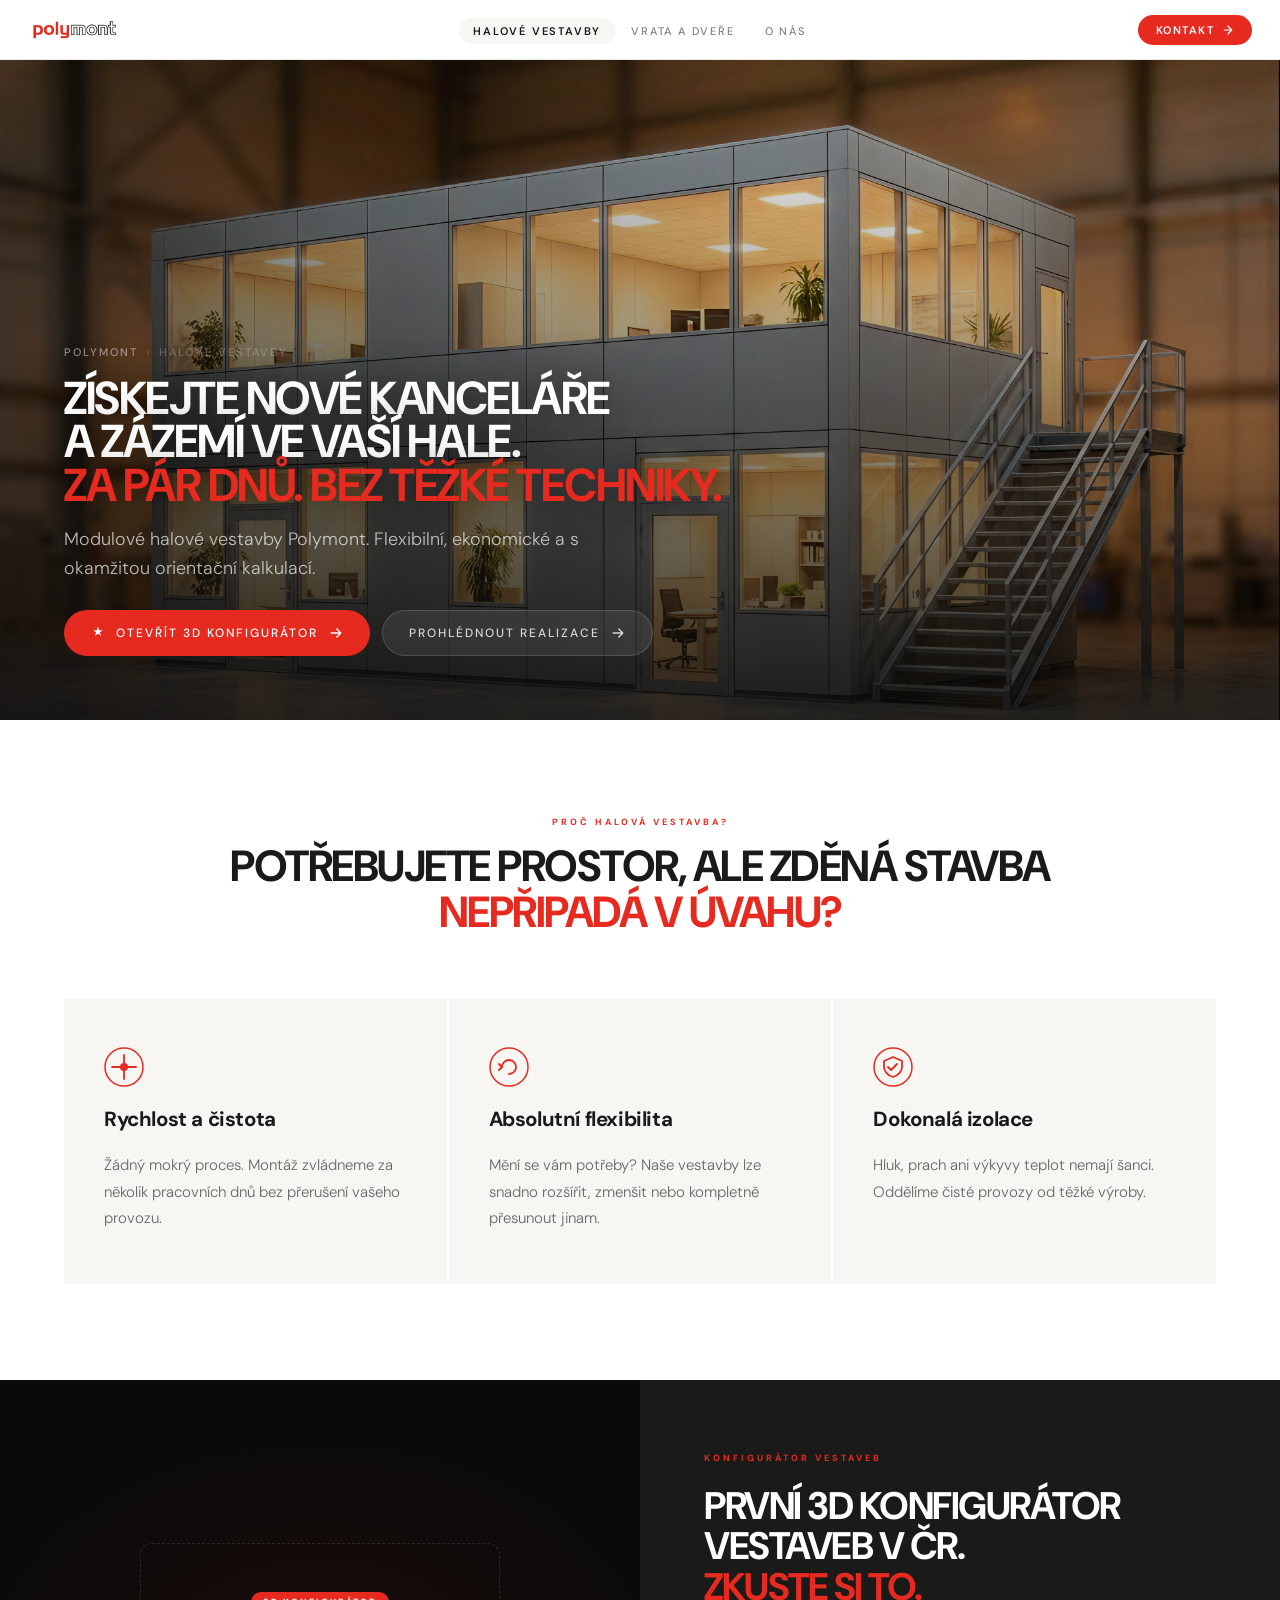
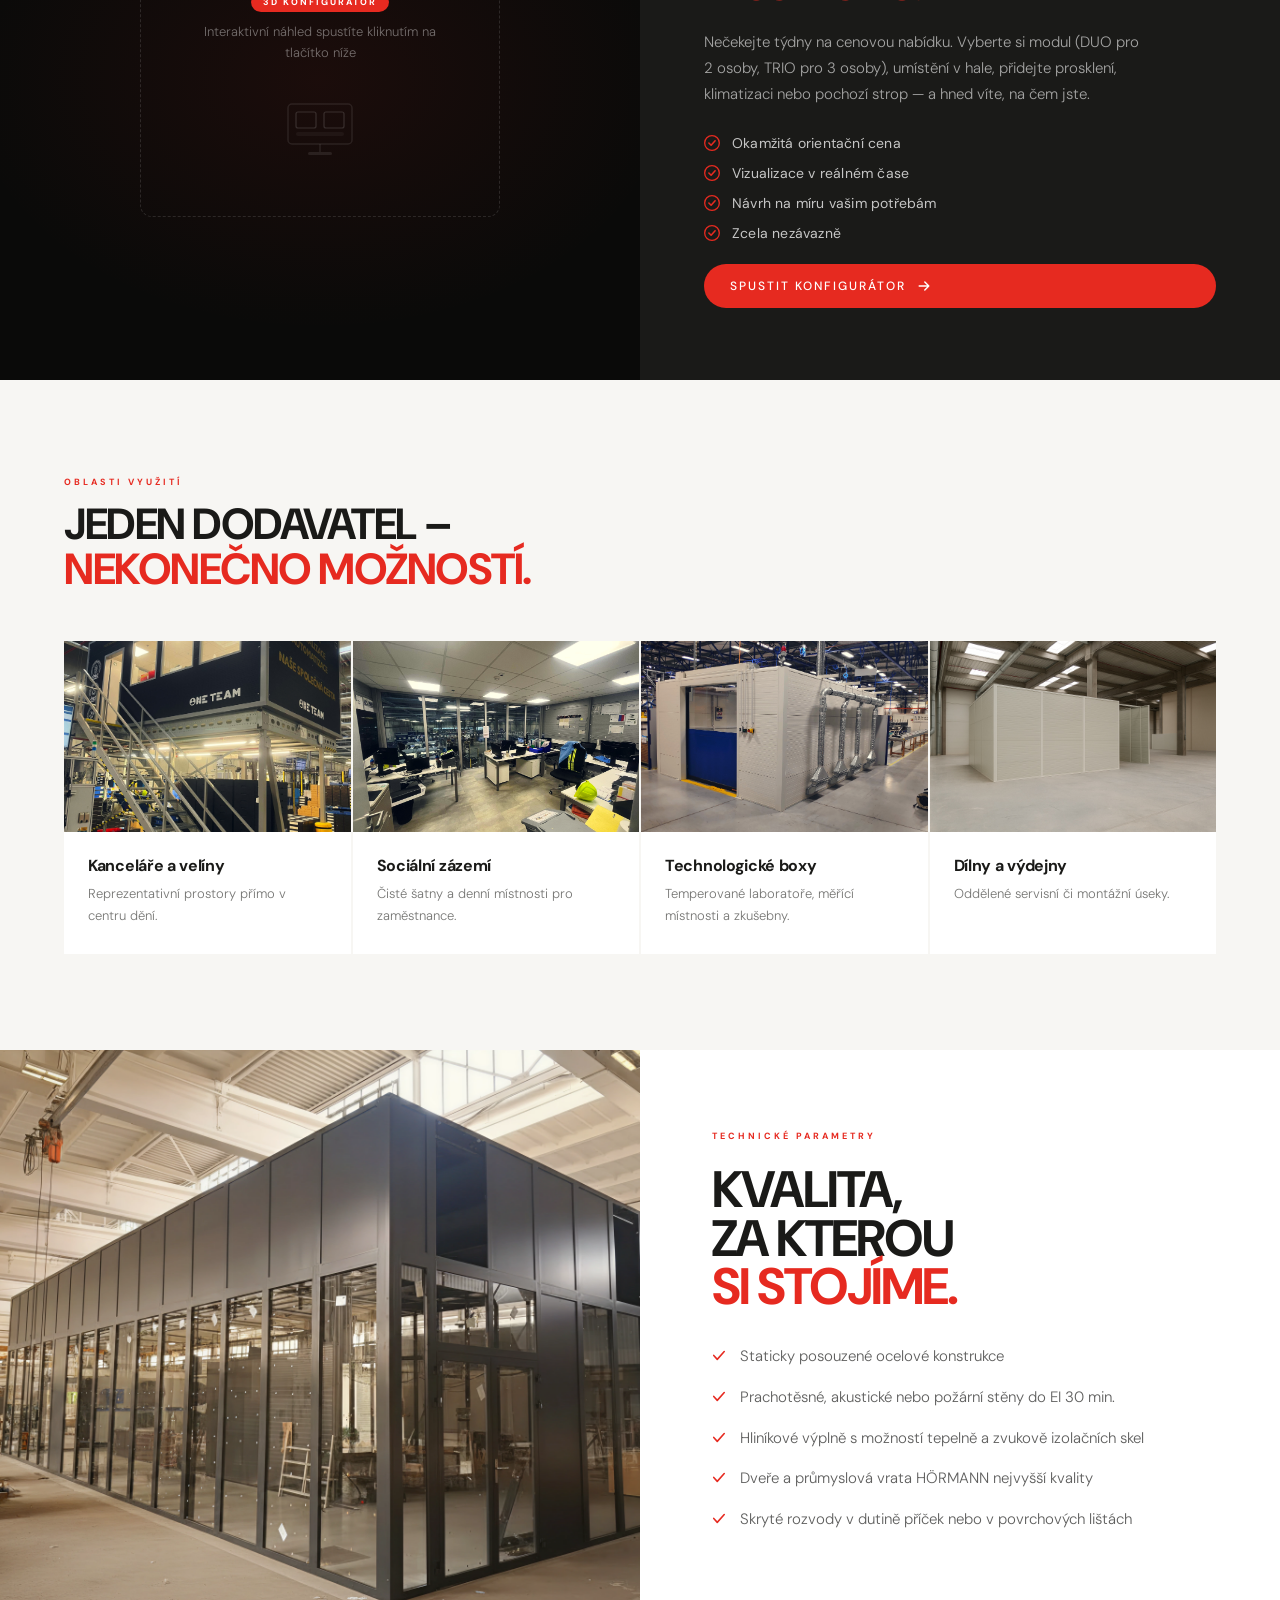
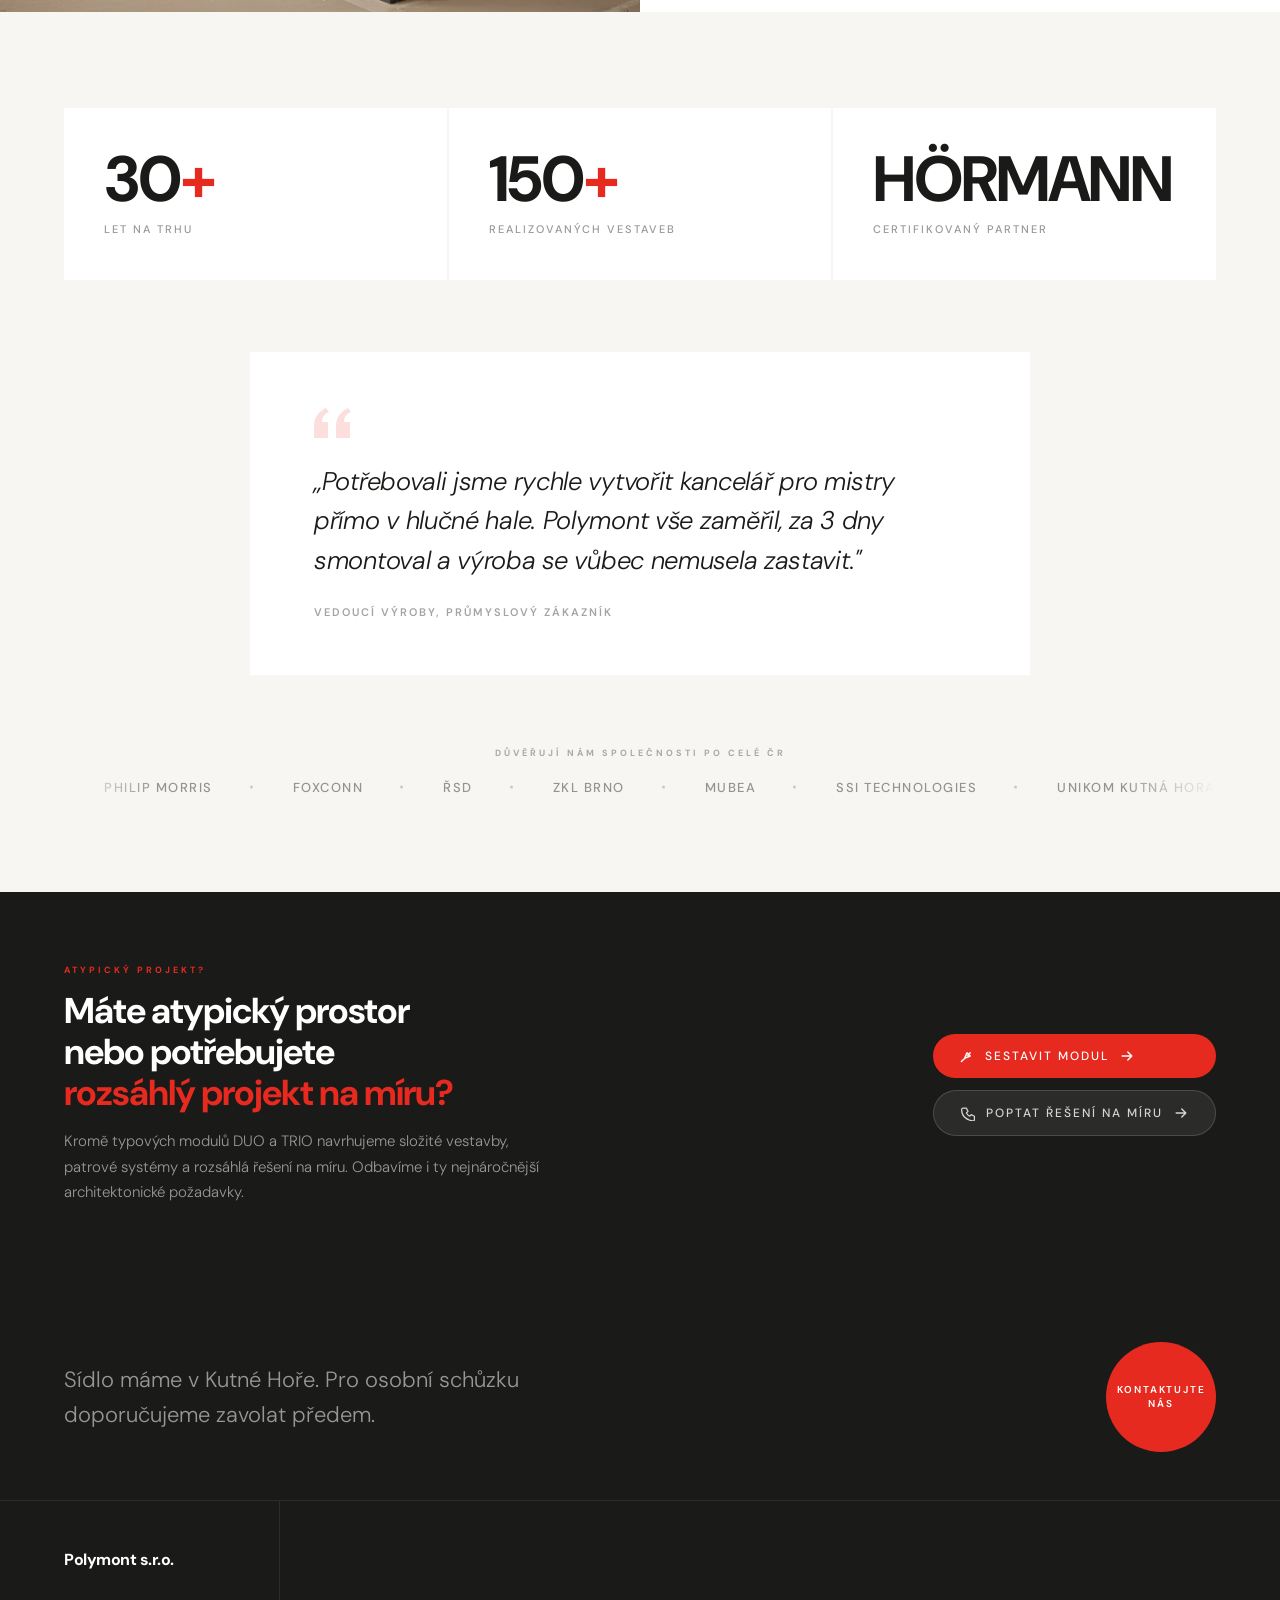
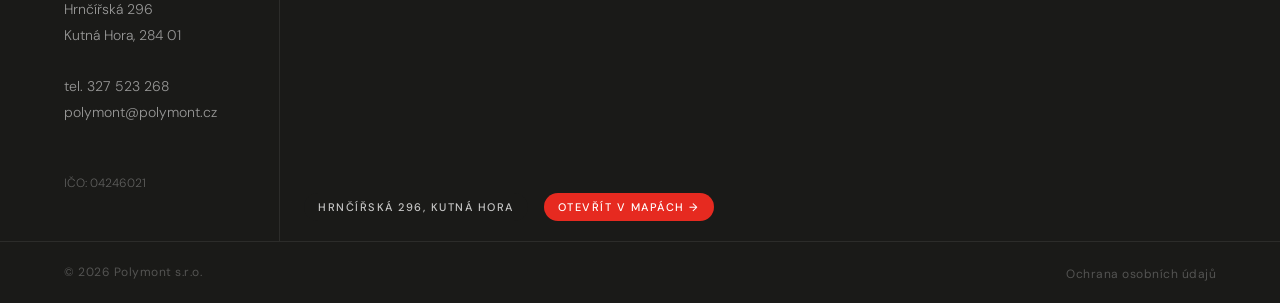
<file: halove-vestavby.html>
<!DOCTYPE html>
<html lang="cs" dir="ltr">
<head>
  <meta charset="UTF-8" />
  <meta name="viewport" content="width=device-width, initial-scale=1.0" />
  <title>Halové vestavby – Polymont</title>
  <meta name="description" content="Modulové halové vestavby Polymont — kanceláře a zázemí ve vaší hale za pár dnů. Navrhněte si vestavbu v našem 3D konfigurátoru a získejte okamžitou orientační cenu." />
  <link rel="preconnect" href="https://fonts.googleapis.com" />
  <link rel="preconnect" href="https://fonts.gstatic.com" crossorigin />
  <link href="https://fonts.googleapis.com/css2?family=DM+Sans:ital,opsz,wght@0,9..40,300;0,9..40,400;0,9..40,500;0,9..40,700;1,9..40,300&display=swap" rel="stylesheet" />
  <link rel="stylesheet" href="style.css?v=11" />
</head>
<body>

  <!-- NAV -->
  <nav class="nav">
    <a href="index.html" class="nav__logo" aria-label="Polymont – domů">
      <img src="polymont_logo_nav_new.png" alt="Polymont" class="nav__logo-img" />
    </a>
    <ul class="nav__links" role="list">
      <li><a href="halove-vestavby.html" class="nav__link nav__link--active" aria-current="page">Halové vestavby</a></li>
      <li><a href="vrata-dvere.html" class="nav__link">Vrata a dveře</a></li>
      <li><a href="o-nas.html" class="nav__link">O nás</a></li>
    </ul>
    <a href="kontakt.html" class="nav__cta">
      Kontakt
      <svg viewBox="0 0 16 16" fill="none" width="12" height="12"><path d="M3 8h10M8 3l5 5-5 5" stroke="currentColor" stroke-width="1.6" stroke-linecap="round" stroke-linejoin="round"/></svg>
    </a>
  </nav>

  <!-- HERO -->
  <section class="sp-hero sp-hero--tall">
    <img src="hero-1.png" alt="" class="sp-hero__img" style="object-position: center center;" />
    <div class="sp-hero__overlay"></div>
    <div class="sp-hero__inner">
      <nav class="sp-hero__breadcrumb" aria-label="Drobečková navigace">
        <a href="index.html">Polymont</a>
        <span aria-hidden="true">›</span>
        <span aria-current="page">Halové vestavby</span>
      </nav>
      <h1 class="sp-hero__title sp-hero__title--long">
        Získejte nové kanceláře<br>
        a zázemí ve vaší hale.<br>
        <em>Za pár dnů. Bez těžké techniky.</em>
      </h1>
      <p class="sp-hero__sub">Modulové halové vestavby Polymont. Flexibilní, ekonomické a s okamžitou orientační kalkulací.</p>
      <div class="sp-hero__actions">
        <a href="inhaabit_style.html" class="cta-btn cta-btn--primary">
          <svg viewBox="0 0 20 20" fill="none" width="16" height="16"><path d="M10 2l1.5 4.5H16l-3.6 2.6 1.4 4.4L10 11l-3.8 2.5 1.4-4.4L4 6.5h4.5L10 2z" fill="currentColor"/></svg>
          Otevřít 3D konfigurátor
          <svg viewBox="0 0 20 20" fill="none" width="16" height="16"><path d="M4 10h12M11 5l5 5-5 5" stroke="currentColor" stroke-width="1.8" stroke-linecap="round" stroke-linejoin="round"/></svg>
        </a>
        <a href="#realizace" class="cta-btn cta-btn--secondary">
          Prohlédnout realizace
          <svg viewBox="0 0 20 20" fill="none" width="16" height="16"><path d="M4 10h12M11 5l5 5-5 5" stroke="currentColor" stroke-width="1.8" stroke-linecap="round" stroke-linejoin="round"/></svg>
        </a>
      </div>
    </div>
  </section>

  <!-- PROBLÉM VS. ŘEŠENÍ -->
  <section class="hv-problem">
    <div class="hv-problem__head">
      <p class="hv-problem__eyebrow">Proč halová vestavba?</p>
      <h2 class="hv-problem__heading">Potřebujete prostor, ale zděná stavba<br><em>nepřipadá v úvahu?</em></h2>
    </div>
    <div class="hv-problem__cols">

      <div class="hv-problem__col">
        <div class="hv-problem__icon">
          <svg viewBox="0 0 40 40" fill="none" width="40" height="40">
            <circle cx="20" cy="20" r="19" stroke="var(--red)" stroke-width="1.5"/>
            <path d="M20 8v8M20 24v8M8 20h8M24 20h8" stroke="var(--red)" stroke-width="1.8" stroke-linecap="round"/>
            <circle cx="20" cy="20" r="4" fill="var(--red)"/>
          </svg>
        </div>
        <h3 class="hv-problem__col-title">Rychlost a čistota</h3>
        <p class="hv-problem__col-text">Žádný mokrý proces. Montáž zvládneme za několik pracovních dnů bez přerušení vašeho provozu.</p>
      </div>

      <div class="hv-problem__col">
        <div class="hv-problem__icon">
          <svg viewBox="0 0 40 40" fill="none" width="40" height="40">
            <circle cx="20" cy="20" r="19" stroke="var(--red)" stroke-width="1.5"/>
            <path d="M13 20c0-3.9 3.1-7 7-7s7 3.1 7 7-3.1 7-7 7" stroke="var(--red)" stroke-width="1.8" stroke-linecap="round"/>
            <path d="M13 20l-3-3m3 3l-3 3" stroke="var(--red)" stroke-width="1.8" stroke-linecap="round" stroke-linejoin="round"/>
          </svg>
        </div>
        <h3 class="hv-problem__col-title">Absolutní flexibilita</h3>
        <p class="hv-problem__col-text">Mění se vám potřeby? Naše vestavby lze snadno rozšířit, zmenšit nebo kompletně přesunout jinam.</p>
      </div>

      <div class="hv-problem__col">
        <div class="hv-problem__icon">
          <svg viewBox="0 0 40 40" fill="none" width="40" height="40">
            <circle cx="20" cy="20" r="19" stroke="var(--red)" stroke-width="1.5"/>
            <path d="M20 10l9 4v6c0 4.4-3.8 8.5-9 10-5.2-1.5-9-5.6-9-10v-6l9-4z" stroke="var(--red)" stroke-width="1.8" stroke-linejoin="round"/>
            <path d="M15 20l3 3 6-6" stroke="var(--red)" stroke-width="1.8" stroke-linecap="round" stroke-linejoin="round"/>
          </svg>
        </div>
        <h3 class="hv-problem__col-title">Dokonalá izolace</h3>
        <p class="hv-problem__col-text">Hluk, prach ani výkyvy teplot nemají šanci. Oddělíme čisté provozy od těžké výroby.</p>
      </div>

    </div>
  </section>

  <!-- 3D KONFIGURÁTOR -->
  <section class="hv-config" id="konfigurator">
    <div class="hv-config__inner">

      <div class="hv-config__visual">
        <div class="hv-config__screen">
          <div class="hv-config__screen-label">
            <span class="hv-config__screen-tag">3D Konfigurátor</span>
            <p>Interaktivní náhled spustíte kliknutím na tlačítko níže</p>
          </div>
          <svg class="hv-config__screen-icon" viewBox="0 0 80 80" fill="none" width="80" height="80">
            <rect x="8" y="16" width="64" height="40" rx="4" stroke="rgba(255,255,255,0.25)" stroke-width="1.5"/>
            <rect x="16" y="24" width="20" height="16" rx="2" stroke="rgba(255,255,255,0.40)" stroke-width="1.2"/>
            <rect x="44" y="24" width="20" height="16" rx="2" stroke="rgba(255,255,255,0.40)" stroke-width="1.2"/>
            <rect x="16" y="44" width="48" height="4" rx="2" fill="rgba(255,255,255,0.12)"/>
            <line x1="40" y1="56" x2="40" y2="64" stroke="rgba(255,255,255,0.25)" stroke-width="1.5"/>
            <rect x="28" y="64" width="24" height="3" rx="1.5" fill="rgba(255,255,255,0.25)"/>
          </svg>
        </div>
      </div>

      <div class="hv-config__body">
        <p class="hv-config__eyebrow">Konfigurátor vestaveb</p>
        <h2 class="hv-config__heading">První 3D konfigurátor vestaveb v&nbsp;ČR.<br><em>Zkuste si to.</em></h2>
        <p class="hv-config__text">Nečekejte týdny na cenovou nabídku. Vyberte si modul (DUO pro 2 osoby, TRIO pro 3 osoby), umístění v hale, přidejte prosklení, klimatizaci nebo pochozí strop — a hned víte, na čem jste.</p>
        <ul class="hv-config__checklist" aria-label="Co konfigurátor nabízí">
          <li class="hv-config__check">
            <svg viewBox="0 0 18 18" fill="none" width="16" height="16"><circle cx="9" cy="9" r="8.25" stroke="var(--red)" stroke-width="1.5"/><path d="M5.5 9l2.5 2.5 4.5-5" stroke="var(--red)" stroke-width="1.8" stroke-linecap="round" stroke-linejoin="round"/></svg>
            Okamžitá orientační cena
          </li>
          <li class="hv-config__check">
            <svg viewBox="0 0 18 18" fill="none" width="16" height="16"><circle cx="9" cy="9" r="8.25" stroke="var(--red)" stroke-width="1.5"/><path d="M5.5 9l2.5 2.5 4.5-5" stroke="var(--red)" stroke-width="1.8" stroke-linecap="round" stroke-linejoin="round"/></svg>
            Vizualizace v reálném čase
          </li>
          <li class="hv-config__check">
            <svg viewBox="0 0 18 18" fill="none" width="16" height="16"><circle cx="9" cy="9" r="8.25" stroke="var(--red)" stroke-width="1.5"/><path d="M5.5 9l2.5 2.5 4.5-5" stroke="var(--red)" stroke-width="1.8" stroke-linecap="round" stroke-linejoin="round"/></svg>
            Návrh na míru vašim potřebám
          </li>
          <li class="hv-config__check">
            <svg viewBox="0 0 18 18" fill="none" width="16" height="16"><circle cx="9" cy="9" r="8.25" stroke="var(--red)" stroke-width="1.5"/><path d="M5.5 9l2.5 2.5 4.5-5" stroke="var(--red)" stroke-width="1.8" stroke-linecap="round" stroke-linejoin="round"/></svg>
            Zcela nezávazně
          </li>
        </ul>
        <a href="inhaabit_style.html" class="cta-btn cta-btn--primary">
          Spustit konfigurátor
          <svg viewBox="0 0 20 20" fill="none" width="16" height="16"><path d="M4 10h12M11 5l5 5-5 5" stroke="currentColor" stroke-width="1.8" stroke-linecap="round" stroke-linejoin="round"/></svg>
        </a>
      </div>

    </div>
  </section>

  <!-- VYUŽITÍ / TYPY VESTAVEB -->
  <section class="hv-usecases" id="realizace">
    <p class="hv-usecases__eyebrow">Oblasti využití</p>
    <h2 class="hv-usecases__heading">Jeden dodavatel –<br><em>nekonečno možností.</em></h2>
    <div class="hv-usecases__grid">

      <div class="hv-usecard">
        <div class="hv-usecard__img">
          <img src="references_graded/Mezanin 1.jpg" alt="Kanceláře a velíny Polymont" loading="lazy" />
        </div>
        <div class="hv-usecard__body">
          <h3 class="hv-usecard__title">Kanceláře a velíny</h3>
          <p class="hv-usecard__desc">Reprezentativní prostory přímo v centru dění.</p>
        </div>
      </div>

      <div class="hv-usecard">
        <div class="hv-usecard__img">
          <img src="references_graded/Mezanin 3.jpg" alt="Sociální zázemí zaměstnanců" loading="lazy" />
        </div>
        <div class="hv-usecard__body">
          <h3 class="hv-usecard__title">Sociální zázemí</h3>
          <p class="hv-usecard__desc">Čisté šatny a denní místnosti pro zaměstnance.</p>
        </div>
      </div>

      <div class="hv-usecard">
        <div class="hv-usecard__img">
          <img src="references_graded/IMG_20220113_190926.jpg" alt="Technologické boxy a laboratoře" loading="lazy" />
        </div>
        <div class="hv-usecard__body">
          <h3 class="hv-usecard__title">Technologické boxy</h3>
          <p class="hv-usecard__desc">Temperované laboratoře, měřící místnosti a zkušebny.</p>
        </div>
      </div>

      <div class="hv-usecard">
        <div class="hv-usecard__img">
          <img src="images/polymont-workshop.jpg" alt="Dílny a výdejny" loading="lazy" />
        </div>
        <div class="hv-usecard__body">
          <h3 class="hv-usecard__title">Dílny a výdejny</h3>
          <p class="hv-usecard__desc">Oddělené servisní či montážní úseky.</p>
        </div>
      </div>

    </div>
  </section>

  <!-- TECHNICKÉ OKÉNKO -->
  <section class="hv-tech">
    <div class="hv-tech__inner">
      <div class="hv-tech__visual">
        <div class="hv-tech__img-wrap">
          <img src="images/polymont-steal-modul.png" alt="Detail konstrukce halové vestavby Polymont" loading="lazy" />
        </div>
      </div>
      <div class="hv-tech__body">
        <p class="hv-tech__eyebrow">Technické parametry</p>
        <h2 class="hv-tech__heading">Kvalita,<br>za kterou<br><em>si stojíme.</em></h2>
        <ul class="hv-tech__list">
          <li>
            <svg viewBox="0 0 16 16" fill="none" width="14" height="14"><path d="M2 8.5L6 13l8-9" stroke="var(--red)" stroke-width="1.8" stroke-linecap="round" stroke-linejoin="round"/></svg>
            Staticky posouzené ocelové konstrukce
          </li>
          <li>
            <svg viewBox="0 0 16 16" fill="none" width="14" height="14"><path d="M2 8.5L6 13l8-9" stroke="var(--red)" stroke-width="1.8" stroke-linecap="round" stroke-linejoin="round"/></svg>
            Prachotěsné, akustické nebo požární stěny do EI 30 min.
          </li>
          <li>
            <svg viewBox="0 0 16 16" fill="none" width="14" height="14"><path d="M2 8.5L6 13l8-9" stroke="var(--red)" stroke-width="1.8" stroke-linecap="round" stroke-linejoin="round"/></svg>
            Hliníkové výplně s možností tepelně a zvukově izolačních skel
          </li>
          <li>
            <svg viewBox="0 0 16 16" fill="none" width="14" height="14"><path d="M2 8.5L6 13l8-9" stroke="var(--red)" stroke-width="1.8" stroke-linecap="round" stroke-linejoin="round"/></svg>
            Dveře a průmyslová vrata HÖRMANN nejvyšší kvality
          </li>
          <li>
            <svg viewBox="0 0 16 16" fill="none" width="14" height="14"><path d="M2 8.5L6 13l8-9" stroke="var(--red)" stroke-width="1.8" stroke-linecap="round" stroke-linejoin="round"/></svg>
            Skryté rozvody v dutině příček nebo v povrchových lištách
          </li>
        </ul>
      </div>
    </div>
  </section>

  <!-- SOCIAL PROOF -->
  <section class="hv-proof">

    <div class="hv-proof__stats">
      <div class="hv-proof__stat">
        <span class="hv-proof__stat-num">30<em>+</em></span>
        <span class="hv-proof__stat-label">let na trhu</span>
      </div>
      <div class="hv-proof__stat">
        <span class="hv-proof__stat-num">150<em>+</em></span>
        <span class="hv-proof__stat-label">realizovaných vestaveb</span>
      </div>
      <div class="hv-proof__stat">
        <span class="hv-proof__stat-num">HÖRMANN</span>
        <span class="hv-proof__stat-label">Certifikovaný partner</span>
      </div>
    </div>

    <div class="hv-proof__testimonial">
      <svg class="hv-proof__quote" viewBox="0 0 40 30" fill="none" width="40" height="30">
        <path d="M0 30V18C0 10 4 4 12 0l3 4C10 6 8 10 8 14h6v16H0zm22 0V18c0-8 4-14 12-18l3 4c-5 2-7 6-7 10h6v16H22z" fill="var(--red)" opacity="0.25"/>
      </svg>
      <blockquote class="hv-proof__blockquote">
        „Potřebovali jsme rychle vytvořit kancelář pro mistry přímo v hlučné hale. Polymont vše zaměřil, za 3 dny smontoval a výroba se vůbec nemusela zastavit."
      </blockquote>
      <p class="hv-proof__attribution">Vedoucí výroby, průmyslový zákazník</p>
    </div>

    <!-- Clients strip -->
    <div class="hv-proof__clients">
      <p class="hv-proof__clients-label">Důvěřují nám společnosti po celé ČR</p>
      <div class="clients__track-wrap">
        <div class="clients__track">
          <span>Philip Morris</span><span>Foxconn</span><span>ŘSD</span>
          <span>ZKL Brno</span><span>MUBEA</span><span>SSI Technologies</span>
          <span>UNIKOM Kutná Hora</span><span>PZP Heating</span>
          <span>SUMITOMO</span><span>EUROPTEC</span><span>JMB Aircraft</span>
          <span>STEELAG Praha</span>
          <!-- duplicate -->
          <span aria-hidden="true">Philip Morris</span><span aria-hidden="true">Foxconn</span>
          <span aria-hidden="true">ŘSD</span><span aria-hidden="true">ZKL Brno</span>
          <span aria-hidden="true">MUBEA</span><span aria-hidden="true">SSI Technologies</span>
          <span aria-hidden="true">UNIKOM Kutná Hora</span><span aria-hidden="true">PZP Heating</span>
          <span aria-hidden="true">SUMITOMO</span><span aria-hidden="true">EUROPTEC</span>
          <span aria-hidden="true">JMB Aircraft</span><span aria-hidden="true">STEELAG Praha</span>
        </div>
      </div>
    </div>

  </section>

  <!-- CTA BAND -->
  <section class="cta-band" id="kontakt">
    <div class="cta-band__text">
      <p class="cta-band__eyebrow">Atypický projekt?</p>
      <h2 class="cta-band__heading">
        Máte atypický prostor<br>
        nebo potřebujete<br>
        <em>rozsáhlý projekt na míru?</em>
      </h2>
      <p class="cta-band__sub">Kromě typových modulů DUO a TRIO navrhujeme složité vestavby, patrové systémy a rozsáhlá řešení na míru. Odbavíme i ty nejnáročnější architektonické požadavky.</p>
    </div>
    <div class="cta-band__actions">
      <a href="inhaabit_style.html" class="cta-btn cta-btn--primary">
        <svg viewBox="0 0 20 20" fill="none" width="16" height="16"><path d="M3 17l4-4m0 0l3-7 4 4-7 3zm4-4l3-3" stroke="currentColor" stroke-width="1.8" stroke-linecap="round" stroke-linejoin="round"/></svg>
        Sestavit modul
        <svg viewBox="0 0 20 20" fill="none" width="16" height="16"><path d="M4 10h12M11 5l5 5-5 5" stroke="currentColor" stroke-width="1.8" stroke-linecap="round" stroke-linejoin="round"/></svg>
      </a>
      <a href="kontakt.html" class="cta-btn cta-btn--secondary">
        <svg viewBox="0 0 20 20" fill="none" width="16" height="16"><path d="M4 4h4l2 4-2 2a12 12 0 004 4l2-2 4 2v4a2 2 0 01-2 2C6 18 2 14 2 6a2 2 0 012-2z" stroke="currentColor" stroke-width="1.6" stroke-linecap="round" stroke-linejoin="round"/></svg>
        Poptat řešení na míru
        <svg viewBox="0 0 20 20" fill="none" width="16" height="16"><path d="M4 10h12M11 5l5 5-5 5" stroke="currentColor" stroke-width="1.8" stroke-linecap="round" stroke-linejoin="round"/></svg>
      </a>
    </div>
  </section>

  <!-- FOOTER -->
  <footer class="footer">
    <div class="footer__top">
      <p class="footer__intro">Sídlo máme v Kutné Hoře. Pro osobní schůzku doporučujeme zavolat předem.</p>
      <a href="kontakt.html" class="footer__cta">Kontaktujte nás</a>
    </div>
    <div class="footer__body">
      <div class="footer__info">
        <p class="footer__company">Polymont s.r.o.</p>
        <div class="footer__block">
          <p>Hrnčířská 296</p>
          <p>Kutná Hora, 284 01</p>
        </div>
        <div class="footer__block">
          <a href="tel:+420327523268" class="footer__link">tel. 327 523 268</a>
          <a href="mailto:polymont@polymont.cz" class="footer__link">polymont@polymont.cz</a>
        </div>
        <div class="footer__block footer__block--small">
          <p>IČO: 04246021</p>
        </div>
      </div>
      <div class="footer__map">
        <iframe
          src="https://maps.google.com/maps?q=49.9535837475202,15.288792535489224&hl=cs&z=17&output=embed"
          title="Polymont s.r.o. – Hrnčířská 296, Kutná Hora"
          allowfullscreen=""
          loading="lazy"
          referrerpolicy="no-referrer-when-downgrade">
        </iframe>
        <div class="footer__map-overlay">
          <span class="footer__map-label">Hrnčířská 296, Kutná Hora</span>
          <a href="https://maps.app.goo.gl/bLZTi5k1dBQU85yo8" target="_blank" rel="noopener" class="footer__map-btn">Otevřít v mapách →</a>
        </div>
      </div>
    </div>
    <div class="footer__bottom">
      <p class="footer__copy">© <span id="footer-year"></span> Polymont s.r.o.</p>
      <nav class="footer__legal">
        <a href="ochrana-osobnich-udaju.html">Ochrana osobních údajů</a>
      </nav>
    </div>
  </footer>

  <script>
    const y = document.getElementById('footer-year');
    if (y) y.textContent = new Date().getFullYear();

    const menuBtn = document.querySelector('.nav__menu');
    const lines   = document.querySelectorAll('.nav__hamburger span');
    let menuOpen  = false;
    menuBtn.addEventListener('click', () => {
      menuOpen = !menuOpen;
      lines[0].style.transform = menuOpen ? 'translateY(7px) rotate(45deg)' : '';
      lines[1].style.opacity   = menuOpen ? '0' : '';
      lines[2].style.transform = menuOpen ? 'translateY(-7px) rotate(-45deg)' : '';
    });
  </script>
</body>
</html>
</file>
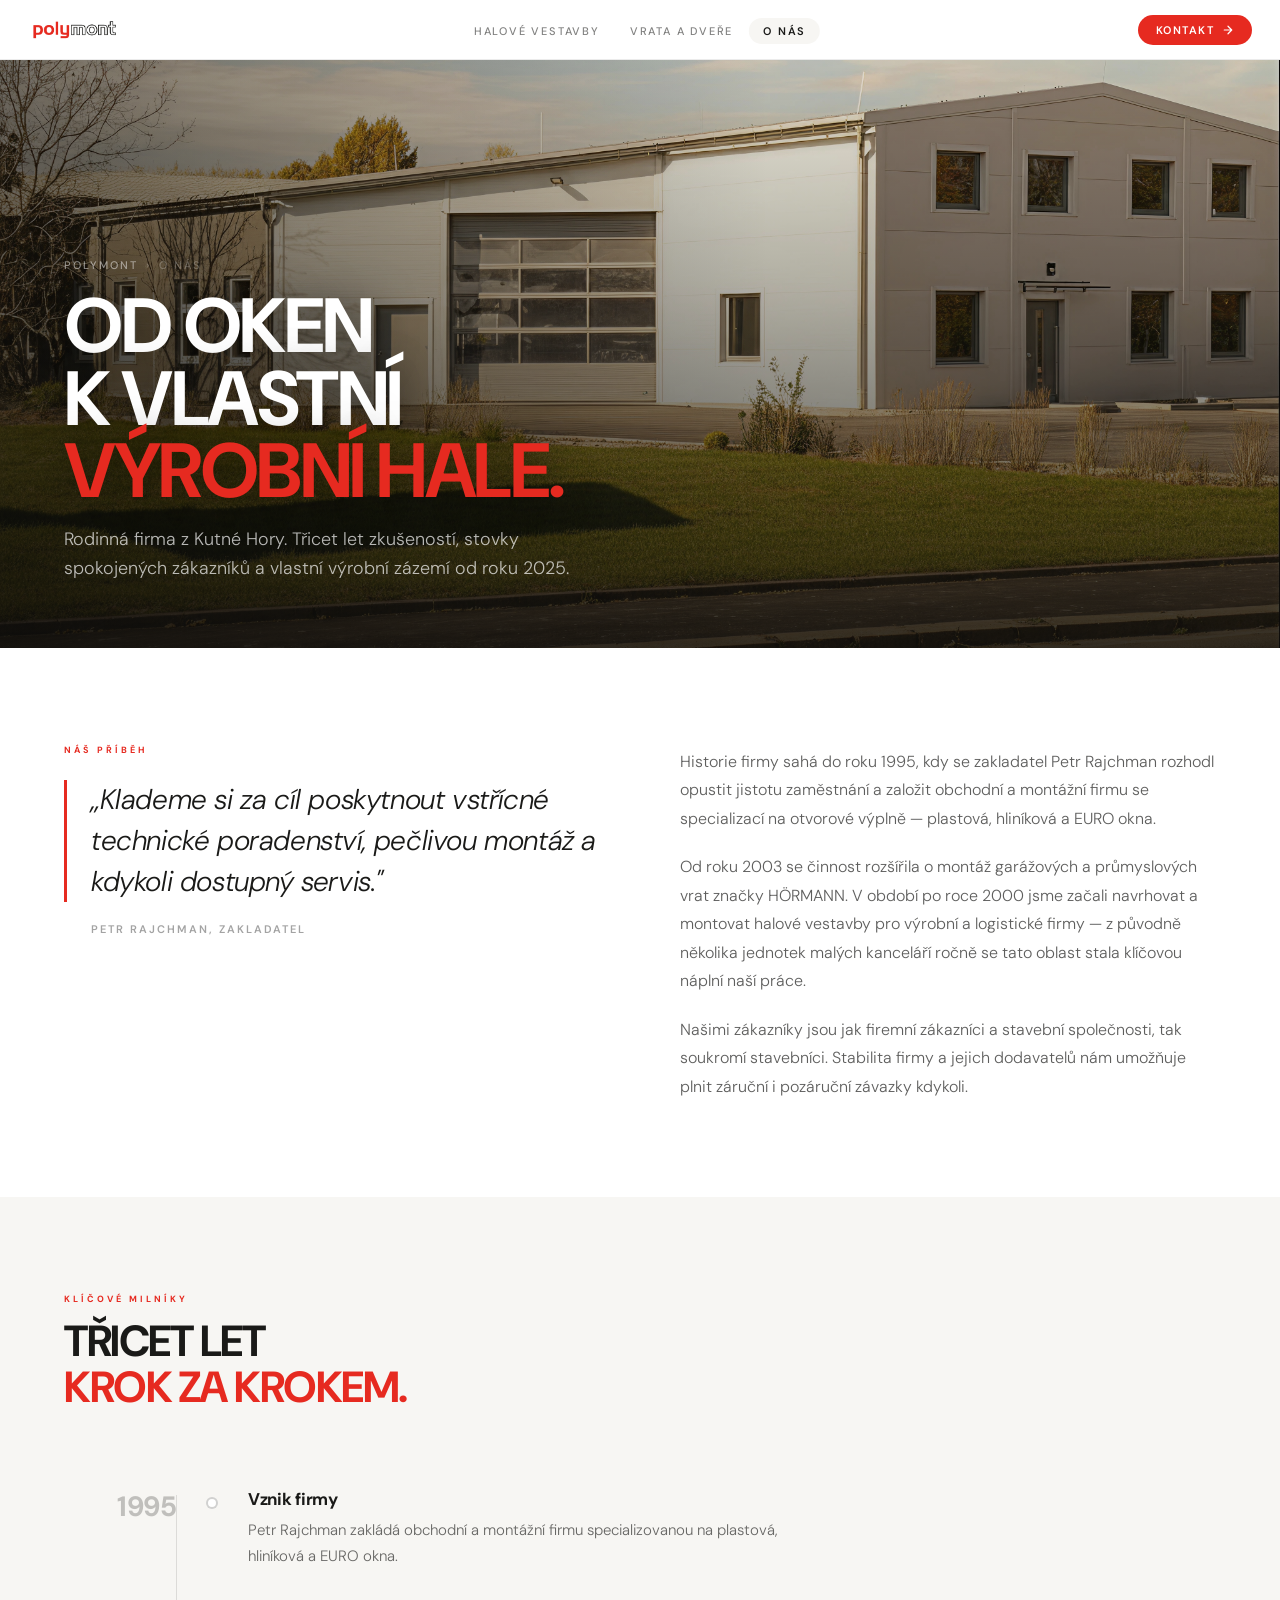
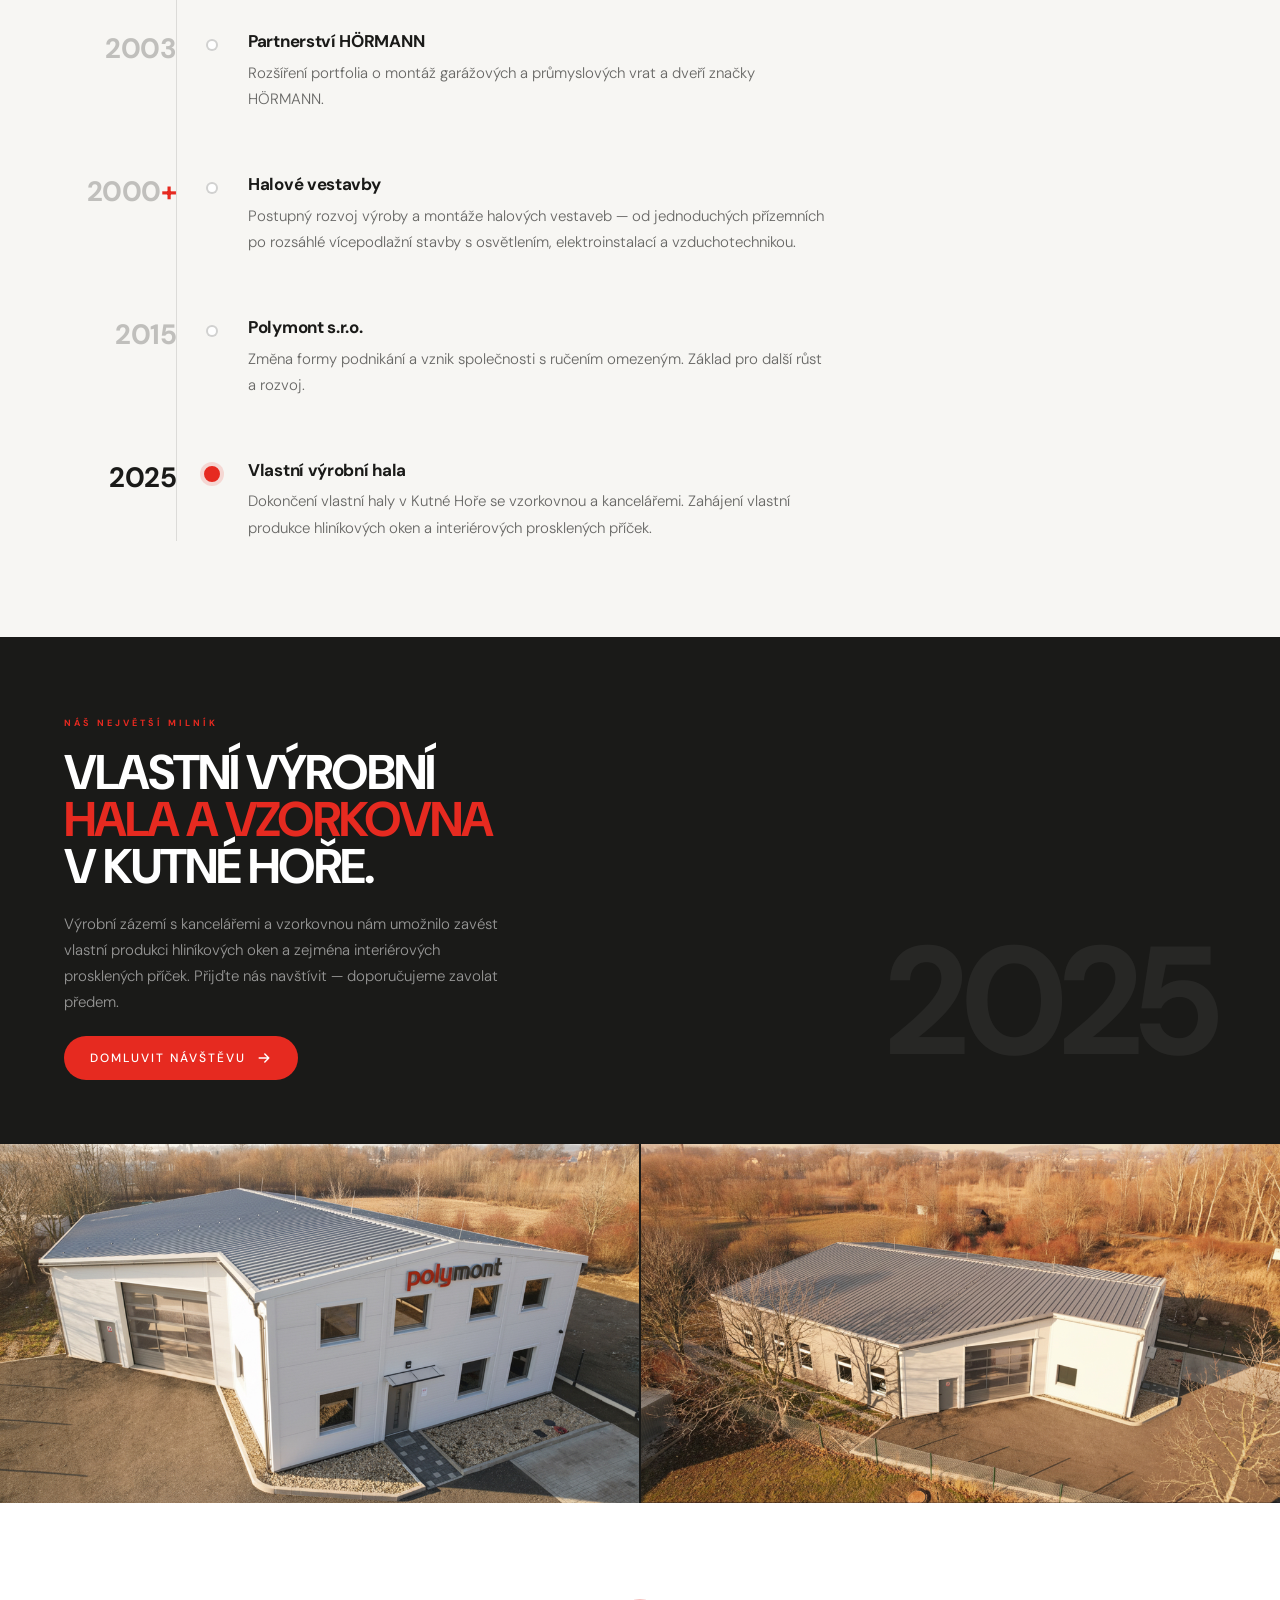
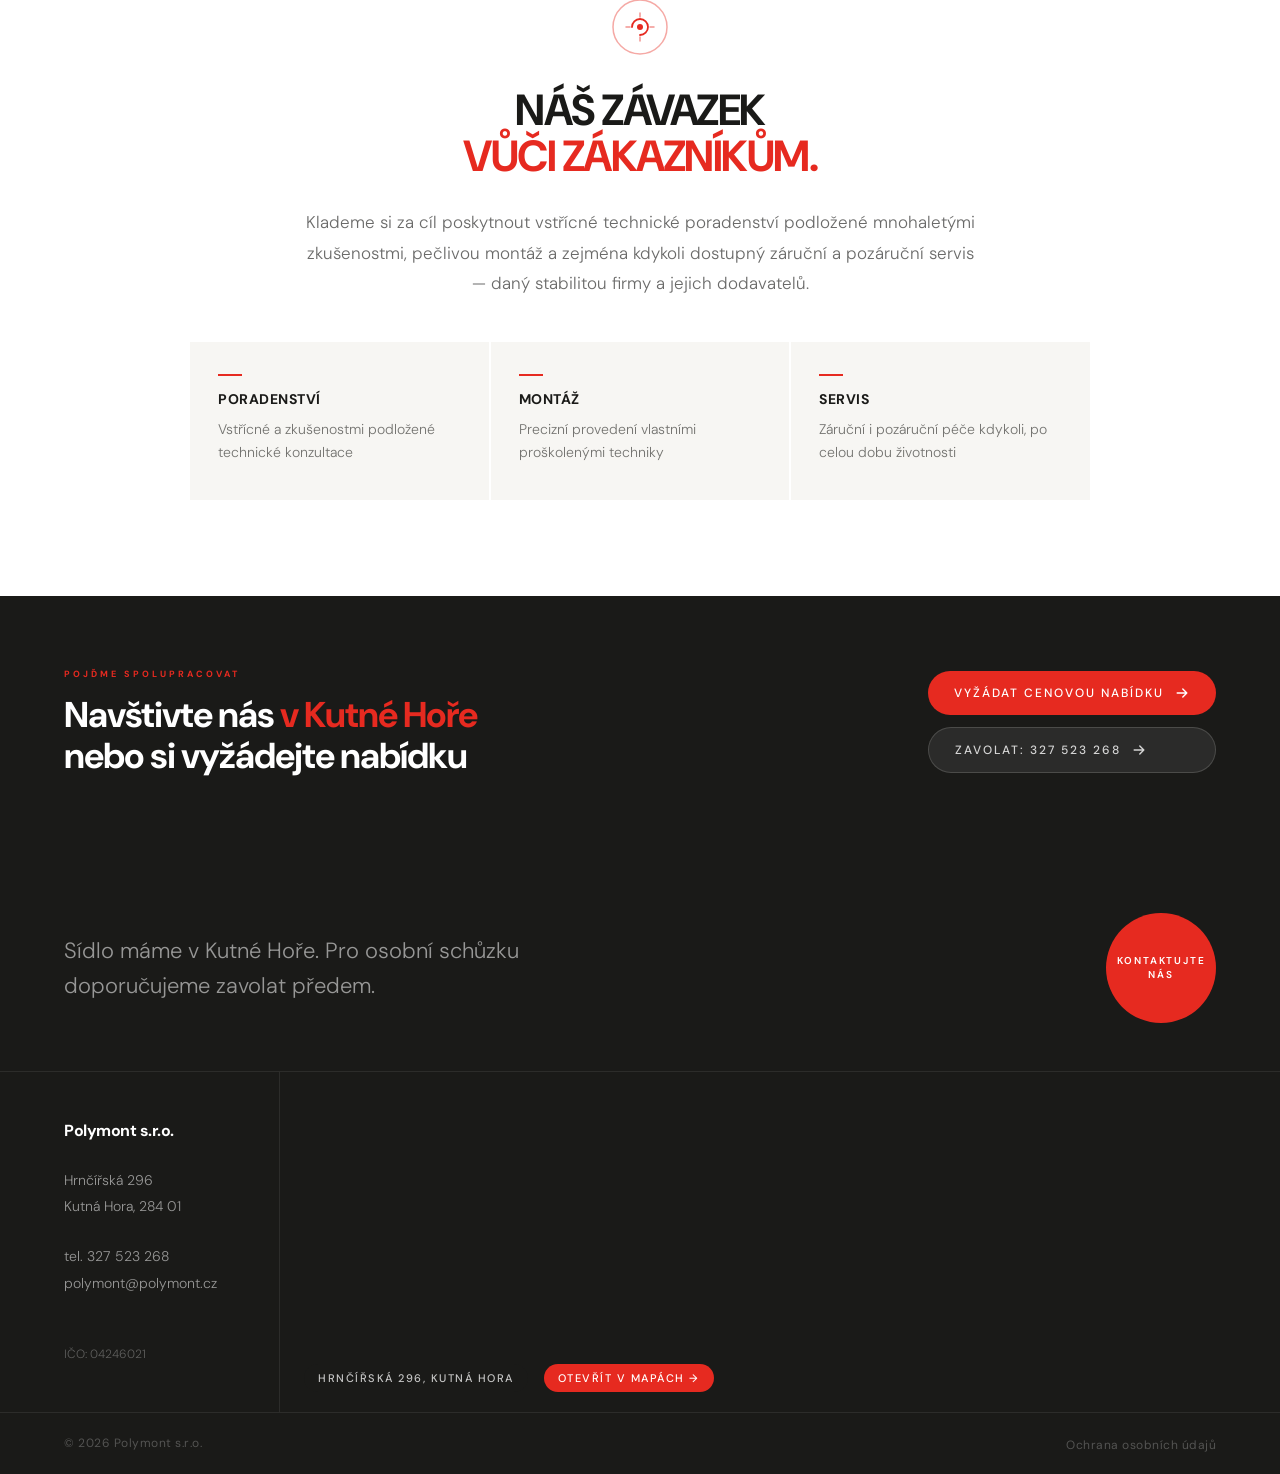
<file: o-nas.html>
<!DOCTYPE html>
<html lang="cs" dir="ltr">
<head>
  <meta charset="UTF-8" />
  <meta name="viewport" content="width=device-width, initial-scale=1.0" />
  <title>O nás – Polymont</title>
  <meta name="description" content="Rodinná firma Polymont s.r.o. z Kutné Hory. Třicet let zkušeností v montáži oken, vrat HÖRMANN a halových vestaveb. Poznejte náš příběh." />
  <link rel="preconnect" href="https://fonts.googleapis.com" />
  <link rel="preconnect" href="https://fonts.gstatic.com" crossorigin />
  <link href="https://fonts.googleapis.com/css2?family=DM+Sans:ital,opsz,wght@0,9..40,300;0,9..40,400;0,9..40,500;0,9..40,700;1,9..40,300&display=swap" rel="stylesheet" />
  <link rel="stylesheet" href="style.css?v=11" />
</head>
<body>

  <!-- NAV -->
  <nav class="nav">
    <a href="index.html" class="nav__logo" aria-label="Polymont – domů">
      <img src="polymont_logo_nav_new.png" alt="Polymont" class="nav__logo-img" />
    </a>
    <ul class="nav__links" role="list">
      <li><a href="halove-vestavby.html" class="nav__link">Halové vestavby</a></li>
      <li><a href="vrata-dvere.html" class="nav__link">Vrata a dveře</a></li>
      <li><a href="o-nas.html" class="nav__link nav__link--active" aria-current="page">O nás</a></li>
    </ul>
    <a href="kontakt.html" class="nav__cta">
      Kontakt
      <svg viewBox="0 0 16 16" fill="none" width="12" height="12"><path d="M3 8h10M8 3l5 5-5 5" stroke="currentColor" stroke-width="1.6" stroke-linecap="round" stroke-linejoin="round"/></svg>
    </a>
  </nav>

  <!-- HERO -->
  <section class="sp-hero">
    <img src="images/polymont-hall-3.jpg" alt="" class="sp-hero__img" style="object-position: 50% 50%;" />
    <div class="sp-hero__overlay"></div>
    <div class="sp-hero__inner">
      <nav class="sp-hero__breadcrumb" aria-label="Drobečková navigace">
        <a href="index.html">Polymont</a>
        <span aria-hidden="true">›</span>
        <span aria-current="page">O nás</span>
      </nav>
      <h1 class="sp-hero__title">Od oken<br>k vlastní<br><em>výrobní hale.</em></h1>
      <p class="sp-hero__sub">Rodinná firma z Kutné Hory. Třicet let zkušeností, stovky spokojených zákazníků a vlastní výrobní zázemí od roku 2025.</p>
    </div>
  </section>

  <!-- INTRO -->
  <section class="ab-intro">
    <div class="ab-intro__inner">
      <div class="ab-intro__left">
        <p class="ab-intro__eyebrow">Náš příběh</p>
        <blockquote class="ab-intro__pull">
          „Klademe si za cíl poskytnout vstřícné technické poradenství, pečlivou montáž a kdykoli dostupný servis."
        </blockquote>
        <p class="ab-intro__attr">Petr Rajchman, zakladatel</p>
      </div>
      <div class="ab-intro__right">
        <p>Historie firmy sahá do roku 1995, kdy se zakladatel Petr Rajchman rozhodl opustit jistotu zaměstnání a založit obchodní a montážní firmu se specializací na otvorové výplně — plastová, hliníková a EURO okna.</p>
        <p>Od roku 2003 se činnost rozšířila o montáž garážových a průmyslových vrat značky HÖRMANN. V období po roce 2000 jsme začali navrhovat a montovat halové vestavby pro výrobní a logistické firmy — z původně několika jednotek malých kanceláří ročně se tato oblast stala klíčovou náplní naší práce.</p>
        <p>Našimi zákazníky jsou jak firemní zákazníci a stavební společnosti, tak soukromí stavebníci. Stabilita firmy a jejich dodavatelů nám umožňuje plnit záruční i pozáruční závazky kdykoli.</p>
      </div>
    </div>
  </section>

  <!-- TIMELINE -->
  <section class="ab-timeline">
    <p class="ab-timeline__eyebrow">Klíčové milníky</p>
    <h2 class="ab-timeline__heading">Třicet let<br><em>krok za krokem.</em></h2>

    <div class="ab-timeline__track">

      <div class="ab-timeline__item">
        <div class="ab-timeline__year">1995</div>
        <div class="ab-timeline__dot"></div>
        <div class="ab-timeline__content">
          <h3 class="ab-timeline__title">Vznik firmy</h3>
          <p class="ab-timeline__text">Petr Rajchman zakládá obchodní a montážní firmu specializovanou na plastová, hliníková a EURO okna.</p>
        </div>
      </div>

      <div class="ab-timeline__item">
        <div class="ab-timeline__year">2003</div>
        <div class="ab-timeline__dot"></div>
        <div class="ab-timeline__content">
          <h3 class="ab-timeline__title">Partnerství HÖRMANN</h3>
          <p class="ab-timeline__text">Rozšíření portfolia o montáž garážových a průmyslových vrat a dveří značky HÖRMANN.</p>
        </div>
      </div>

      <div class="ab-timeline__item">
        <div class="ab-timeline__year">2000<span>+</span></div>
        <div class="ab-timeline__dot"></div>
        <div class="ab-timeline__content">
          <h3 class="ab-timeline__title">Halové vestavby</h3>
          <p class="ab-timeline__text">Postupný rozvoj výroby a montáže halových vestaveb — od jednoduchých přízemních po rozsáhlé vícepodlažní stavby s osvětlením, elektroinstalací a vzduchotechnikou.</p>
        </div>
      </div>

      <div class="ab-timeline__item">
        <div class="ab-timeline__year">2015</div>
        <div class="ab-timeline__dot"></div>
        <div class="ab-timeline__content">
          <h3 class="ab-timeline__title">Polymont s.r.o.</h3>
          <p class="ab-timeline__text">Změna formy podnikání a vznik společnosti s ručením omezeným. Základ pro další růst a rozvoj.</p>
        </div>
      </div>

      <div class="ab-timeline__item ab-timeline__item--last">
        <div class="ab-timeline__year ab-timeline__year--accent">2025</div>
        <div class="ab-timeline__dot ab-timeline__dot--accent"></div>
        <div class="ab-timeline__content">
          <h3 class="ab-timeline__title">Vlastní výrobní hala</h3>
          <p class="ab-timeline__text">Dokončení vlastní haly v Kutné Hoře se vzorkovnou a kancelářemi. Zahájení vlastní produkce hliníkových oken a interiérových prosklených příček.</p>
        </div>
      </div>

    </div>
  </section>

  <!-- 2025 HALL HIGHLIGHT -->
  <section class="ab-hall">
    <div class="ab-hall__head">
      <div class="ab-hall__head-text">
        <p class="ab-hall__eyebrow">Náš největší milník</p>
        <h2 class="ab-hall__heading">Vlastní výrobní<br><em>hala a vzorkovna</em><br>v Kutné Hoře.</h2>
        <p class="ab-hall__desc">Výrobní zázemí s kancelářemi a vzorkovnou nám umožnilo zavést vlastní produkci hliníkových oken a zejména interiérových prosklených příček. Přijďte nás navštívit — doporučujeme zavolat předem.</p>
        <a href="kontakt.html" class="cta-btn cta-btn--primary" style="align-self: flex-start;">
          Domluvit návštěvu
          <svg viewBox="0 0 20 20" fill="none" width="16" height="16"><path d="M4 10h12M11 5l5 5-5 5" stroke="currentColor" stroke-width="1.8" stroke-linecap="round" stroke-linejoin="round"/></svg>
        </a>
      </div>
      <div class="ab-hall__year">2025</div>
    </div>
    <div class="ab-hall__photos">
      <div class="ab-hall__photo ab-hall__photo--large">
        <img src="images/polymont-hall.jpg" alt="Výrobní hala Polymont, Kutná Hora" loading="lazy" style="object-position: center 60%;" />
      </div>
      <div class="ab-hall__photo ab-hall__photo--large">
        <img src="images/polymont-hall-2.jpg" alt="Výrobní hala Polymont z ptačí perspektivy" loading="lazy" style="object-position: center 40%;" />
      </div>
    </div>
  </section>

  <!-- MISSION -->
  <section class="ab-mission">
    <div class="ab-mission__inner">
      <div class="ab-mission__icon" aria-hidden="true">
        <svg viewBox="0 0 56 56" fill="none" width="56" height="56">
          <circle cx="28" cy="28" r="27" stroke="var(--red)" stroke-width="1.5" opacity="0.4"/>
          <path d="M20 28c0-4.4 3.6-8 8-8s8 3.6 8 8-3.6 8-8 8" stroke="var(--red)" stroke-width="1.8" stroke-linecap="round"/>
          <circle cx="28" cy="28" r="3" fill="var(--red)"/>
          <path d="M28 14v4M28 38v4M14 28h4M38 28h4" stroke="var(--red)" stroke-width="1.5" stroke-linecap="round" opacity="0.5"/>
        </svg>
      </div>
      <h2 class="ab-mission__heading">Náš závazek<br><em>vůči zákazníkům.</em></h2>
      <p class="ab-mission__text">Klademe si za cíl poskytnout vstřícné technické poradenství podložené mnohaletými zkušenostmi, pečlivou montáž a zejména kdykoli dostupný záruční a pozáruční servis — daný stabilitou firmy a jejich dodavatelů.</p>
      <div class="ab-mission__pillars">
        <div class="ab-mission__pillar">
          <span class="ab-mission__pillar-title">Poradenství</span>
          <span class="ab-mission__pillar-desc">Vstřícné a zkušenostmi podložené technické konzultace</span>
        </div>
        <div class="ab-mission__pillar">
          <span class="ab-mission__pillar-title">Montáž</span>
          <span class="ab-mission__pillar-desc">Precizní provedení vlastními proškolenými techniky</span>
        </div>
        <div class="ab-mission__pillar">
          <span class="ab-mission__pillar-title">Servis</span>
          <span class="ab-mission__pillar-desc">Záruční i pozáruční péče kdykoli, po celou dobu životnosti</span>
        </div>
      </div>
    </div>
  </section>

  <!-- CTA BAND -->
  <section class="cta-band" id="kontakt">
    <div class="cta-band__text">
      <p class="cta-band__eyebrow">Pojďme spolupracovat</p>
      <h2 class="cta-band__heading">
        Navštivte nás <em>v Kutné Hoře</em><br>
        nebo si vyžádejte nabídku
      </h2>
    </div>
    <div class="cta-band__actions">
      <a href="kontakt.html" class="cta-btn cta-btn--primary">
        Vyžádat cenovou nabídku
        <svg viewBox="0 0 20 20" fill="none" width="16" height="16"><path d="M4 10h12M11 5l5 5-5 5" stroke="currentColor" stroke-width="1.8" stroke-linecap="round" stroke-linejoin="round"/></svg>
      </a>
      <a href="kontakt.html" class="cta-btn cta-btn--secondary">
        Zavolat: 327 523 268
        <svg viewBox="0 0 20 20" fill="none" width="16" height="16"><path d="M4 10h12M11 5l5 5-5 5" stroke="currentColor" stroke-width="1.8" stroke-linecap="round" stroke-linejoin="round"/></svg>
      </a>
    </div>
  </section>

  <!-- FOOTER -->
  <footer class="footer">
    <div class="footer__top">
      <p class="footer__intro">Sídlo máme v Kutné Hoře. Pro osobní schůzku doporučujeme zavolat předem.</p>
      <a href="kontakt.html" class="footer__cta">Kontaktujte nás</a>
    </div>
    <div class="footer__body">
      <div class="footer__info">
        <p class="footer__company">Polymont s.r.o.</p>
        <div class="footer__block">
          <p>Hrnčířská 296</p>
          <p>Kutná Hora, 284 01</p>
        </div>
        <div class="footer__block">
          <a href="tel:+420327523268" class="footer__link">tel. 327 523 268</a>
          <a href="mailto:polymont@polymont.cz" class="footer__link">polymont@polymont.cz</a>
        </div>
        <div class="footer__block footer__block--small">
          <p>IČO: 04246021</p>
        </div>
      </div>
      <div class="footer__map">
        <iframe
          src="https://maps.google.com/maps?q=49.9535837475202,15.288792535489224&hl=cs&z=17&output=embed"
          title="Polymont s.r.o. – Hrnčířská 296, Kutná Hora"
          allowfullscreen=""
          loading="lazy"
          referrerpolicy="no-referrer-when-downgrade">
        </iframe>
        <div class="footer__map-overlay">
          <span class="footer__map-label">Hrnčířská 296, Kutná Hora</span>
          <a href="https://maps.app.goo.gl/bLZTi5k1dBQU85yo8" target="_blank" rel="noopener" class="footer__map-btn">Otevřít v mapách →</a>
        </div>
      </div>
    </div>
    <div class="footer__bottom">
      <p class="footer__copy">© <span id="footer-year"></span> Polymont s.r.o.</p>
      <nav class="footer__legal">
        <a href="ochrana-osobnich-udaju.html">Ochrana osobních údajů</a>
      </nav>
    </div>
  </footer>

  <script>
    const y = document.getElementById('footer-year');
    if (y) y.textContent = new Date().getFullYear();

    const menuBtn = document.querySelector('.nav__menu');
    const lines   = document.querySelectorAll('.nav__hamburger span');
    let menuOpen  = false;
    menuBtn.addEventListener('click', () => {
      menuOpen = !menuOpen;
      lines[0].style.transform = menuOpen ? 'translateY(7px) rotate(45deg)' : '';
      lines[1].style.opacity   = menuOpen ? '0' : '';
      lines[2].style.transform = menuOpen ? 'translateY(-7px) rotate(-45deg)' : '';
    });
  </script>
</body>
</html>
</file>
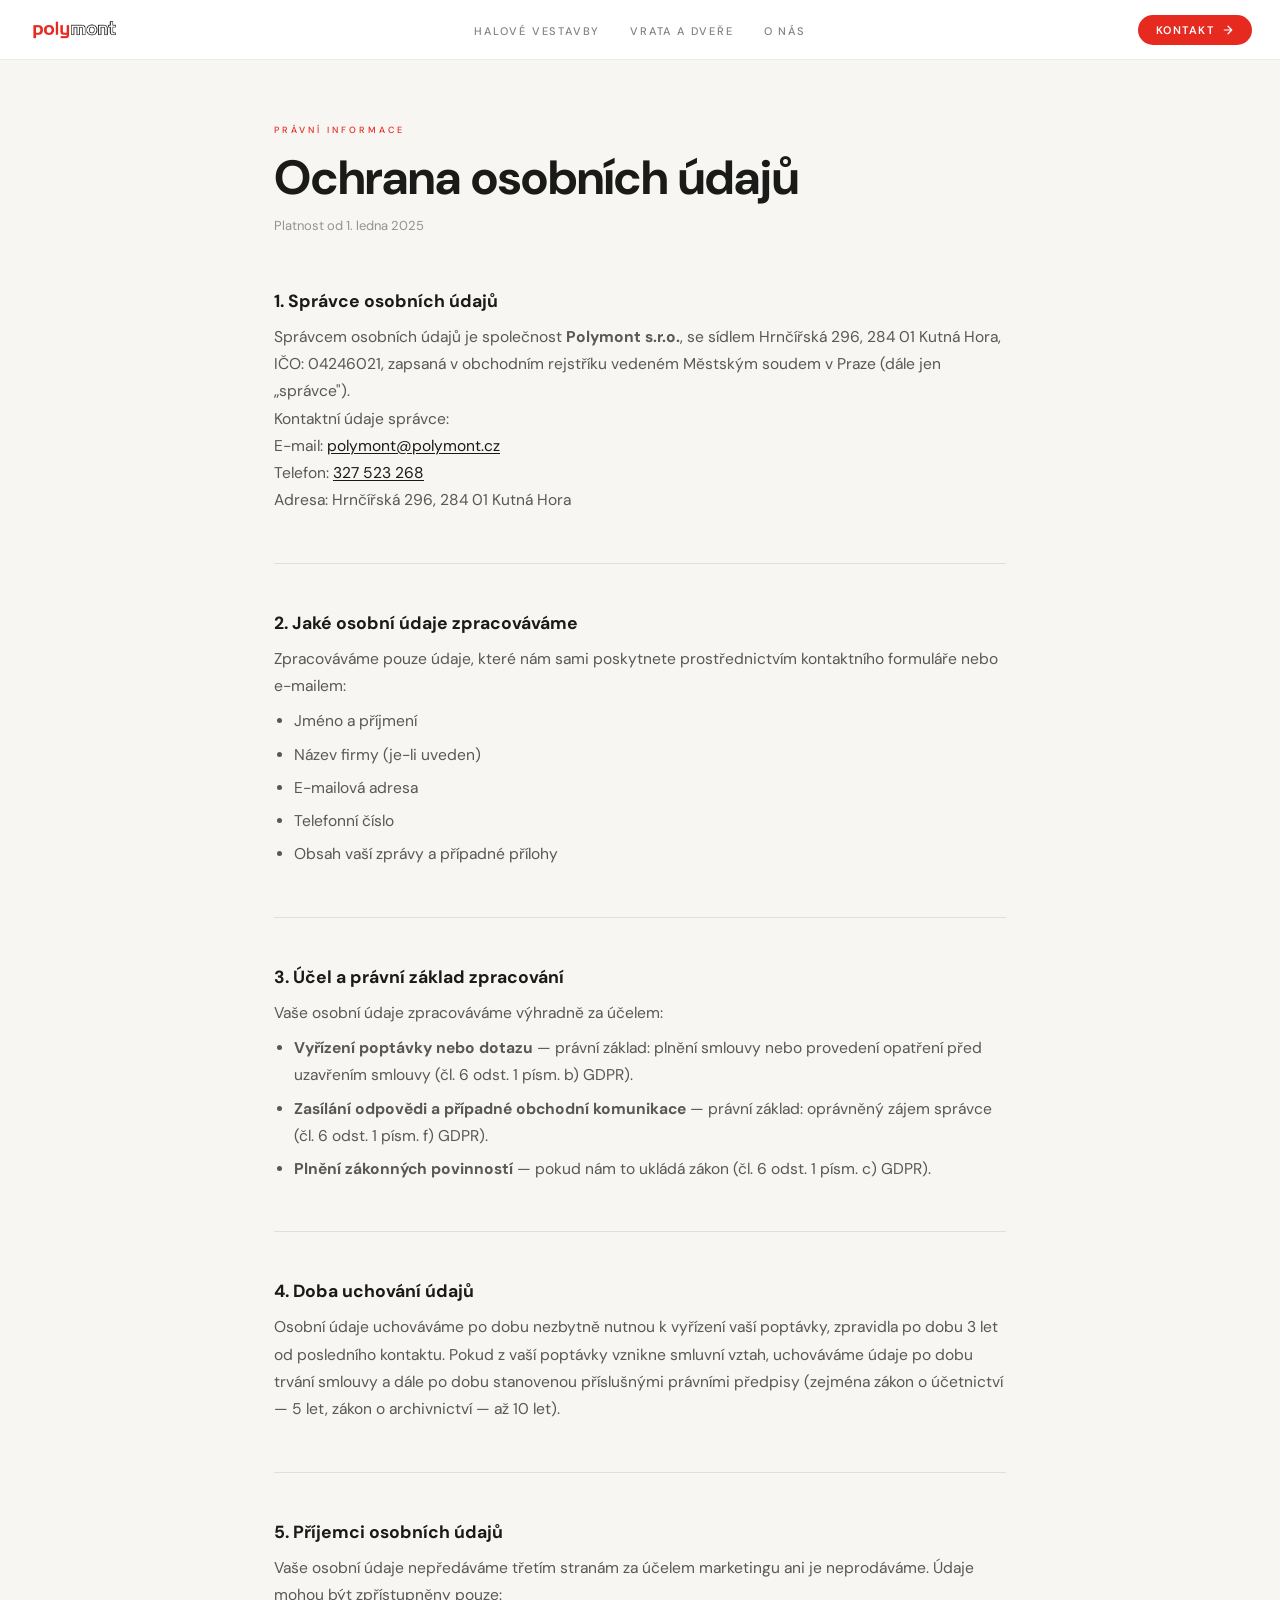
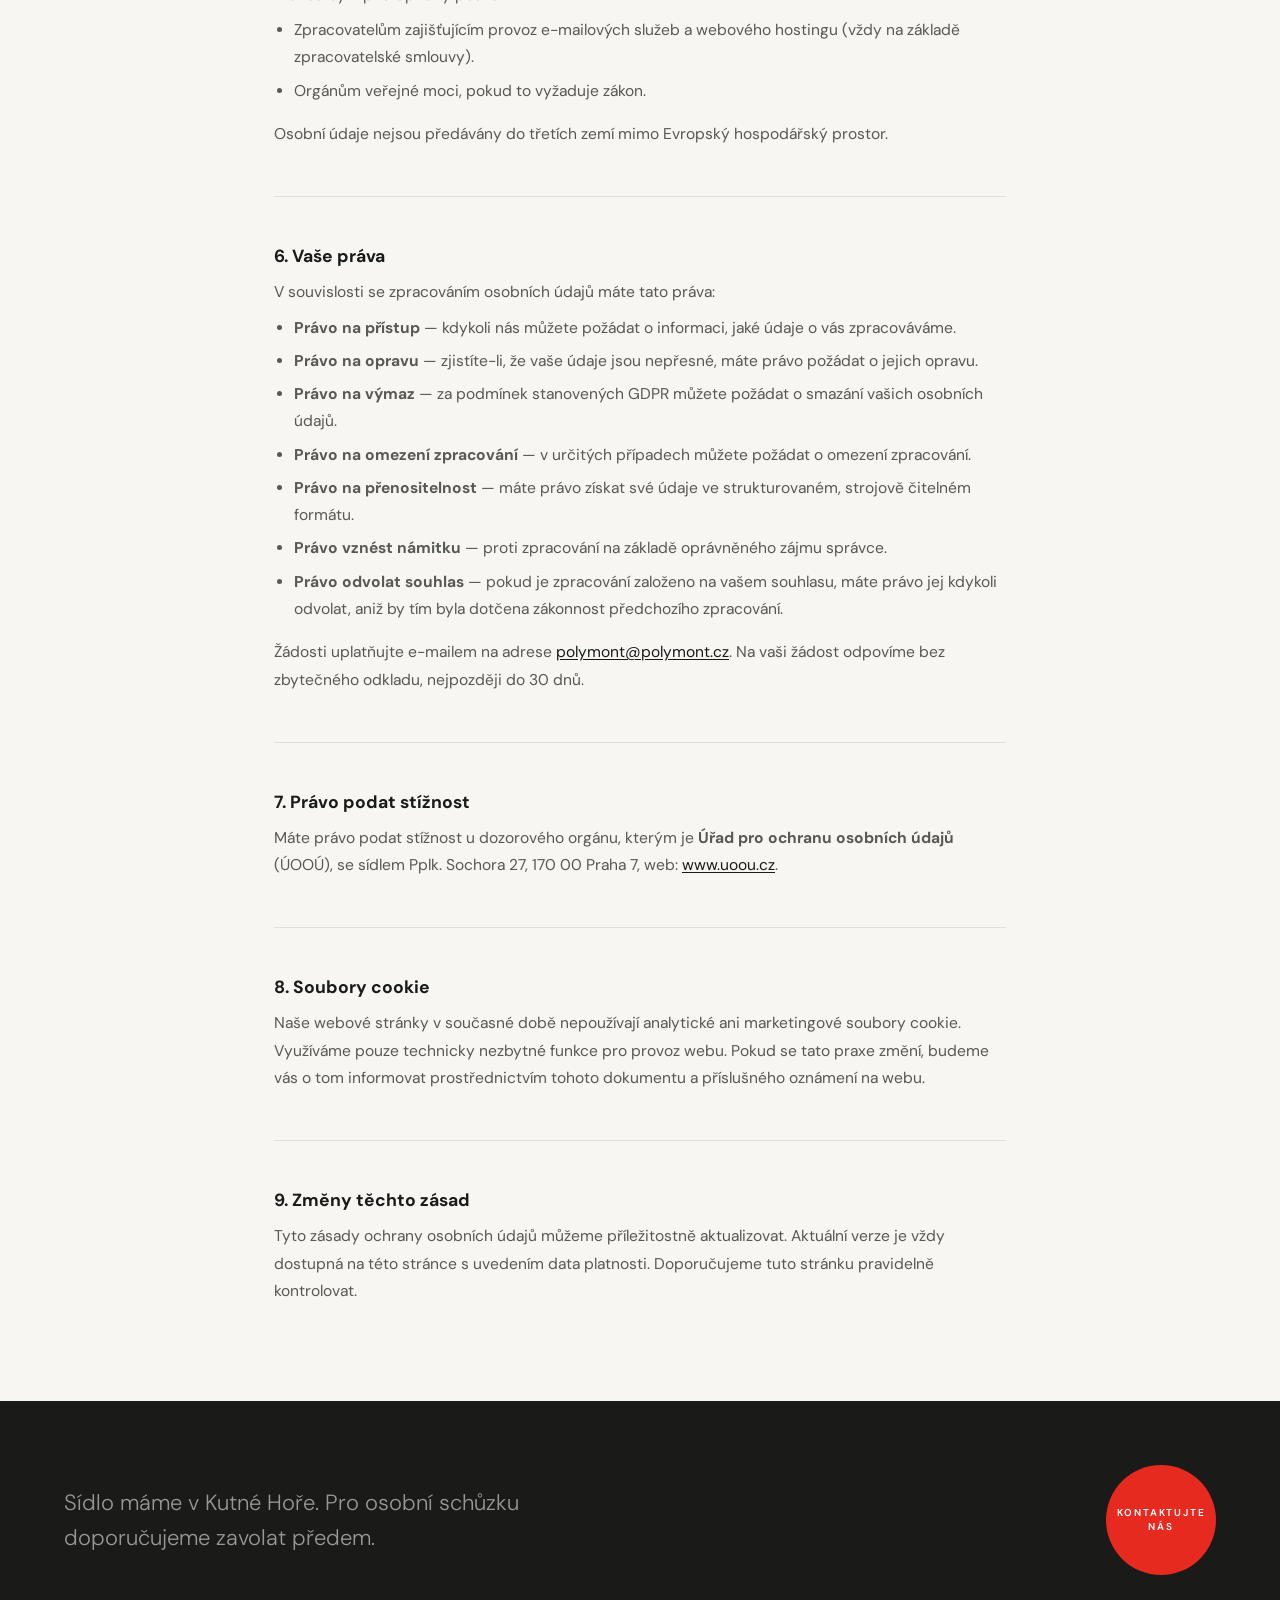
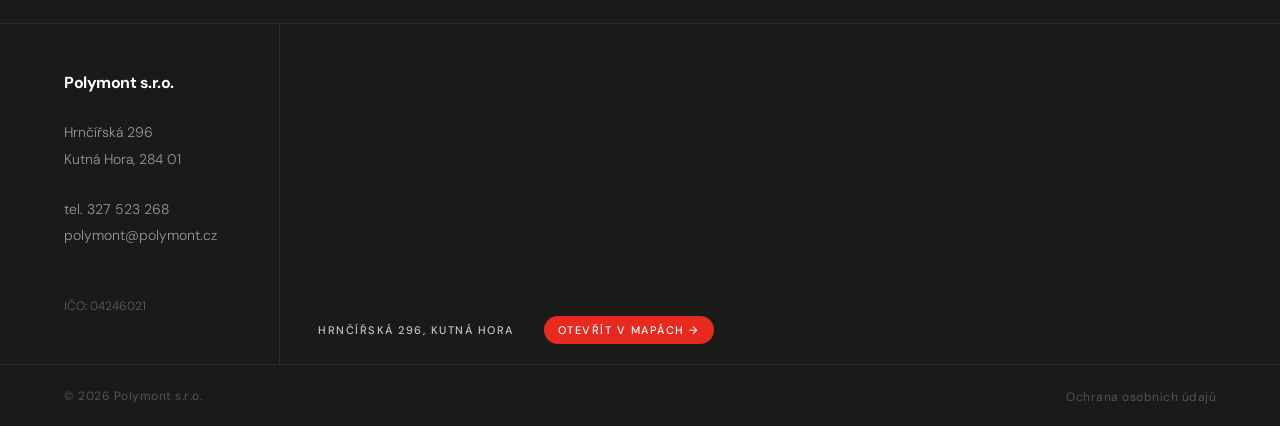
<file: ochrana-osobnich-udaju.html>
<!DOCTYPE html>
<html lang="cs" dir="ltr">
<head>
  <meta charset="UTF-8" />
  <meta name="viewport" content="width=device-width, initial-scale=1.0" />
  <title>Ochrana osobních údajů – Polymont</title>
  <meta name="description" content="Zásady ochrany osobních údajů společnosti Polymont s.r.o. Informace o zpracování osobních údajů v souladu s GDPR." />
  <meta name="robots" content="noindex, follow" />
  <link rel="preconnect" href="https://fonts.googleapis.com" />
  <link rel="preconnect" href="https://fonts.gstatic.com" crossorigin />
  <link href="https://fonts.googleapis.com/css2?family=DM+Sans:ital,opsz,wght@0,9..40,300;0,9..40,400;0,9..40,500;0,9..40,700;1,9..40,300&display=swap" rel="stylesheet" />
  <link rel="stylesheet" href="style.css?v=11" />
  <style>
    .privacy {
      max-width: 780px;
      margin: 0 auto;
      padding: calc(var(--nav-h) + 64px) 24px 96px;
    }
    .privacy__eyebrow {
      font-size: 9px;
      letter-spacing: 3px;
      text-transform: uppercase;
      color: var(--red);
      font-weight: 500;
      margin-bottom: 16px;
    }
    .privacy__title {
      font-size: clamp(2rem, 5vw, 3rem);
      font-weight: 700;
      line-height: 1.1;
      color: var(--dark);
      margin-bottom: 12px;
    }
    .privacy__updated {
      font-size: 13px;
      color: rgba(26,26,24,0.45);
      margin-bottom: 56px;
    }
    .privacy__body h2 {
      font-size: 1.1rem;
      font-weight: 700;
      color: var(--dark);
      margin: 40px 0 12px;
    }
    .privacy__body h2:first-child {
      margin-top: 0;
    }
    .privacy__body p,
    .privacy__body li {
      font-size: 0.975rem;
      line-height: 1.75;
      color: rgba(26,26,24,0.72);
    }
    .privacy__body ul {
      padding-left: 20px;
      margin: 8px 0 16px;
    }
    .privacy__body ul li {
      margin-bottom: 6px;
    }
    .privacy__body a {
      color: var(--dark);
      text-decoration: underline;
      text-underline-offset: 2px;
    }
    .privacy__body a:hover {
      color: var(--red);
    }
    .privacy__divider {
      border: none;
      border-top: 1px solid rgba(26,26,24,0.1);
      margin: 48px 0;
    }
  </style>
</head>
<body>

  <!-- NAV -->
  <nav class="nav">
    <a href="index.html" class="nav__logo" aria-label="Polymont – domů">
      <img src="polymont_logo_nav_new.png" alt="Polymont" class="nav__logo-img" />
    </a>
    <ul class="nav__links" role="list">
      <li><a href="halove-vestavby.html" class="nav__link">Halové vestavby</a></li>
      <li><a href="vrata-dvere.html" class="nav__link">Vrata a dveře</a></li>
      <li><a href="o-nas.html" class="nav__link">O nás</a></li>
    </ul>
    <a href="kontakt.html" class="nav__cta">
      Kontakt
      <svg viewBox="0 0 16 16" fill="none" width="12" height="12"><path d="M3 8h10M8 3l5 5-5 5" stroke="currentColor" stroke-width="1.6" stroke-linecap="round" stroke-linejoin="round"/></svg>
    </a>
  </nav>

  <!-- CONTENT -->
  <main class="privacy">
    <p class="privacy__eyebrow">Právní informace</p>
    <h1 class="privacy__title">Ochrana osobních údajů</h1>
    <p class="privacy__updated">Platnost od 1. ledna 2025</p>

    <div class="privacy__body">

      <h2>1. Správce osobních údajů</h2>
      <p>
        Správcem osobních údajů je společnost <strong>Polymont s.r.o.</strong>, se sídlem Hrnčířská 296, 284 01 Kutná Hora, IČO: 04246021, zapsaná v obchodním rejstříku vedeném Městským soudem v Praze (dále jen „správce").
      </p>
      <p>
        Kontaktní údaje správce:<br>
        E-mail: <a href="mailto:polymont@polymont.cz">polymont@polymont.cz</a><br>
        Telefon: <a href="tel:+420327523268">327 523 268</a><br>
        Adresa: Hrnčířská 296, 284 01 Kutná Hora
      </p>

      <hr class="privacy__divider" />

      <h2>2. Jaké osobní údaje zpracováváme</h2>
      <p>Zpracováváme pouze údaje, které nám sami poskytnete prostřednictvím kontaktního formuláře nebo e-mailem:</p>
      <ul>
        <li>Jméno a příjmení</li>
        <li>Název firmy (je-li uveden)</li>
        <li>E-mailová adresa</li>
        <li>Telefonní číslo</li>
        <li>Obsah vaší zprávy a případné přílohy</li>
      </ul>

      <hr class="privacy__divider" />

      <h2>3. Účel a právní základ zpracování</h2>
      <p>Vaše osobní údaje zpracováváme výhradně za účelem:</p>
      <ul>
        <li><strong>Vyřízení poptávky nebo dotazu</strong> — právní základ: plnění smlouvy nebo provedení opatření před uzavřením smlouvy (čl. 6 odst. 1 písm. b) GDPR).</li>
        <li><strong>Zasílání odpovědi a případné obchodní komunikace</strong> — právní základ: oprávněný zájem správce (čl. 6 odst. 1 písm. f) GDPR).</li>
        <li><strong>Plnění zákonných povinností</strong> — pokud nám to ukládá zákon (čl. 6 odst. 1 písm. c) GDPR).</li>
      </ul>

      <hr class="privacy__divider" />

      <h2>4. Doba uchování údajů</h2>
      <p>
        Osobní údaje uchováváme po dobu nezbytně nutnou k vyřízení vaší poptávky, zpravidla po dobu 3 let od posledního kontaktu. Pokud z vaší poptávky vznikne smluvní vztah, uchováváme údaje po dobu trvání smlouvy a dále po dobu stanovenou příslušnými právními předpisy (zejména zákon o účetnictví — 5 let, zákon o archivnictví — až 10 let).
      </p>

      <hr class="privacy__divider" />

      <h2>5. Příjemci osobních údajů</h2>
      <p>
        Vaše osobní údaje nepředáváme třetím stranám za účelem marketingu ani je neprodáváme. Údaje mohou být zpřístupněny pouze:
      </p>
      <ul>
        <li>Zpracovatelům zajišťujícím provoz e-mailových služeb a webového hostingu (vždy na základě zpracovatelské smlouvy).</li>
        <li>Orgánům veřejné moci, pokud to vyžaduje zákon.</li>
      </ul>
      <p>Osobní údaje nejsou předávány do třetích zemí mimo Evropský hospodářský prostor.</p>

      <hr class="privacy__divider" />

      <h2>6. Vaše práva</h2>
      <p>V souvislosti se zpracováním osobních údajů máte tato práva:</p>
      <ul>
        <li><strong>Právo na přístup</strong> — kdykoli nás můžete požádat o informaci, jaké údaje o vás zpracováváme.</li>
        <li><strong>Právo na opravu</strong> — zjistíte-li, že vaše údaje jsou nepřesné, máte právo požádat o jejich opravu.</li>
        <li><strong>Právo na výmaz</strong> — za podmínek stanovených GDPR můžete požádat o smazání vašich osobních údajů.</li>
        <li><strong>Právo na omezení zpracování</strong> — v určitých případech můžete požádat o omezení zpracování.</li>
        <li><strong>Právo na přenositelnost</strong> — máte právo získat své údaje ve strukturovaném, strojově čitelném formátu.</li>
        <li><strong>Právo vznést námitku</strong> — proti zpracování na základě oprávněného zájmu správce.</li>
        <li><strong>Právo odvolat souhlas</strong> — pokud je zpracování založeno na vašem souhlasu, máte právo jej kdykoli odvolat, aniž by tím byla dotčena zákonnost předchozího zpracování.</li>
      </ul>
      <p>
        Žádosti uplatňujte e-mailem na adrese <a href="mailto:polymont@polymont.cz">polymont@polymont.cz</a>. Na vaši žádost odpovíme bez zbytečného odkladu, nejpozději do 30 dnů.
      </p>

      <hr class="privacy__divider" />

      <h2>7. Právo podat stížnost</h2>
      <p>
        Máte právo podat stížnost u dozorového orgánu, kterým je <strong>Úřad pro ochranu osobních údajů</strong> (ÚOOÚ), se sídlem Pplk. Sochora 27, 170 00 Praha 7, web: <a href="https://www.uoou.cz" target="_blank" rel="noopener">www.uoou.cz</a>.
      </p>

      <hr class="privacy__divider" />

      <h2>8. Soubory cookie</h2>
      <p>
        Naše webové stránky v současné době nepoužívají analytické ani marketingové soubory cookie. Využíváme pouze technicky nezbytné funkce pro provoz webu. Pokud se tato praxe změní, budeme vás o tom informovat prostřednictvím tohoto dokumentu a příslušného oznámení na webu.
      </p>

      <hr class="privacy__divider" />

      <h2>9. Změny těchto zásad</h2>
      <p>
        Tyto zásady ochrany osobních údajů můžeme příležitostně aktualizovat. Aktuální verze je vždy dostupná na této stránce s uvedením data platnosti. Doporučujeme tuto stránku pravidelně kontrolovat.
      </p>

    </div>
  </main>

  <!-- FOOTER -->
  <footer class="footer">
    <div class="footer__top">
      <p class="footer__intro">Sídlo máme v Kutné Hoře. Pro osobní schůzku doporučujeme zavolat předem.</p>
      <a href="kontakt.html" class="footer__cta">Kontaktujte nás</a>
    </div>
    <div class="footer__body">
      <div class="footer__info">
        <p class="footer__company">Polymont s.r.o.</p>
        <div class="footer__block">
          <p>Hrnčířská 296</p>
          <p>Kutná Hora, 284 01</p>
        </div>
        <div class="footer__block">
          <a href="tel:+420327523268" class="footer__link">tel. 327 523 268</a>
          <a href="mailto:polymont@polymont.cz" class="footer__link">polymont@polymont.cz</a>
        </div>
        <div class="footer__block footer__block--small">
          <p>IČO: 04246021</p>
        </div>
      </div>
      <div class="footer__map">
        <iframe
          src="https://maps.google.com/maps?q=49.9535837475202,15.288792535489224&hl=cs&z=17&output=embed"
          title="Polymont s.r.o. – Hrnčířská 296, Kutná Hora"
          allowfullscreen=""
          loading="lazy"
          referrerpolicy="no-referrer-when-downgrade">
        </iframe>
        <div class="footer__map-overlay">
          <span class="footer__map-label">Hrnčířská 296, Kutná Hora</span>
          <a href="https://maps.app.goo.gl/bLZTi5k1dBQU85yo8" target="_blank" rel="noopener" class="footer__map-btn">Otevřít v mapách →</a>
        </div>
      </div>
    </div>
    <div class="footer__bottom">
      <p class="footer__copy">© <span id="footer-year"></span> Polymont s.r.o.</p>
      <nav class="footer__legal">
        <a href="ochrana-osobnich-udaju.html" aria-current="page">Ochrana osobních údajů</a>
      </nav>
    </div>
  </footer>

  <script>
    document.getElementById('footer-year').textContent = new Date().getFullYear();
  </script>

</body>
</html>
</file>
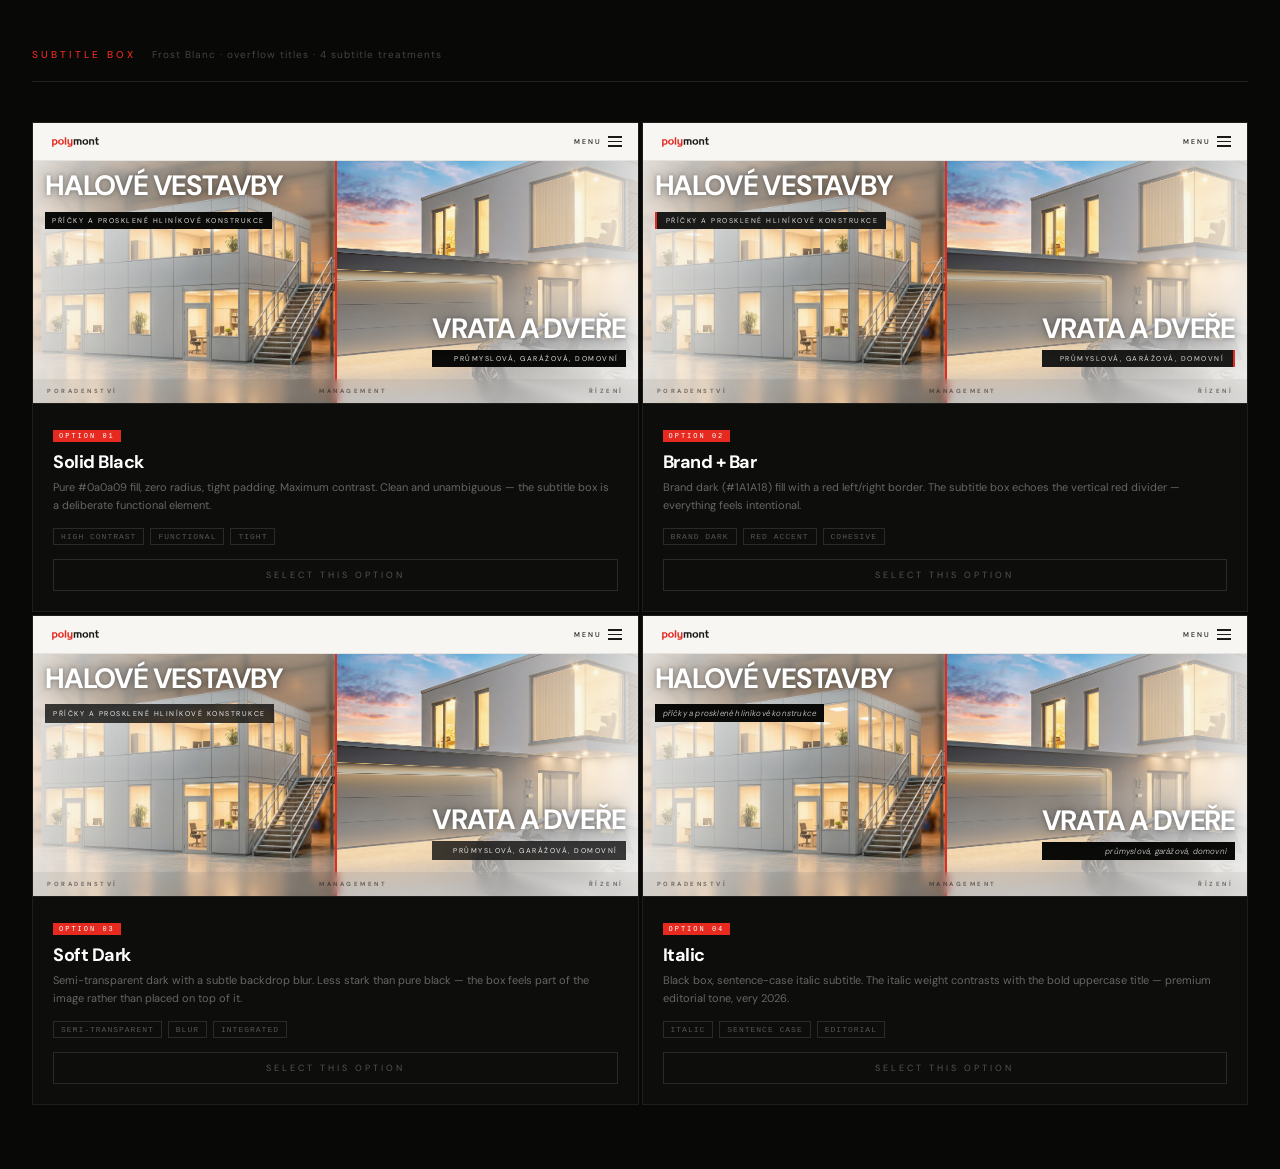
<file: styles-preview.html>
<!DOCTYPE html>
<html lang="en">
<head>
  <meta charset="UTF-8" />
  <meta name="viewport" content="width=device-width, initial-scale=1.0" />
  <title>Text Style Preview — Polymont</title>
  <link rel="preconnect" href="https://fonts.googleapis.com" />
  <link rel="preconnect" href="https://fonts.gstatic.com" crossorigin />
  <link href="https://fonts.googleapis.com/css2?family=DM+Sans:ital,opsz,wght@0,9..40,300;0,9..40,400;0,9..40,500;0,9..40,700;1,9..40,300&display=swap" rel="stylesheet" />
  <style>
    *, *::before, *::after { margin: 0; padding: 0; box-sizing: border-box; }

    :root {
      --red: #E62A20;
      --dark: #1A1A18;
      --light-bg: #f7f6f3;
      --white: #fff;
    }

    body {
      background: #080807;
      color: var(--white);
      font-family: 'DM Sans', sans-serif;
      padding: 48px 32px 64px;
    }

    .page-header {
      display: flex; align-items: baseline; gap: 16px;
      margin-bottom: 40px; padding-bottom: 20px;
      border-bottom: 1px solid #222;
    }
    .page-header h1 { font-size: 10px; letter-spacing: 3px; text-transform: uppercase; color: var(--red); font-weight: 500; }
    .page-header p  { font-size: 10px; letter-spacing: 1px; color: #444; }

    .grid {
      display: grid;
      grid-template-columns: repeat(2, 1fr);
      gap: 3px;
    }

    .card {
      background: #111; border: 1px solid #1e1e1c;
      overflow: hidden; cursor: pointer; transition: border-color .25s;
    }
    .card:hover  { border-color: #444; }
    .card.active { border-color: var(--red); }

    /* ── Shared hero shell ── */
    .mock-hero {
      position: relative; display: flex;
      height: 280px; overflow: hidden;
    }

    /* Nav */
    .mock-nav {
      position: absolute; top: 0; left: 0; right: 0; z-index: 20;
      height: 38px; background: var(--light-bg);
      border-bottom: 1px solid rgba(0,0,0,0.08);
      display: flex; align-items: center; justify-content: space-between;
      padding: 0 16px;
    }
    .mock-logo { height: 16px; width: auto; display: block; }
    .mock-menu { display: flex; align-items: center; gap: 6px; }
    .mock-menu-label { font-size: 7px; font-weight: 500; letter-spacing: 2px; text-transform: uppercase; color: var(--dark); }
    .mock-lines { display: flex; flex-direction: column; gap: 3px; }
    .mock-lines span { display: block; width: 14px; height: 1.5px; background: var(--dark); }

    /* Panels */
    .mock-panel {
      flex: 1; position: relative; overflow: hidden;
      background-size: cover; background-position: center;
    }
    .mock-panel--left  { background-image: url('hero-1.png'); }
    .mock-panel--right { background-image: url('hero-2.png'); }

    .mock-panel--left  .mock-overlay {
      position: absolute; inset: 0;
      background:
        linear-gradient(to right,  rgba(247,246,243,0.80) 0%, rgba(247,246,243,0.18) 55%, transparent 100%),
        linear-gradient(to bottom, rgba(247,246,243,0.55) 0%, transparent 55%);
    }
    .mock-panel--right .mock-overlay {
      position: absolute; inset: 0;
      background:
        linear-gradient(to left,  rgba(247,246,243,0.82) 0%, rgba(247,246,243,0.18) 55%, transparent 100%),
        linear-gradient(to top,   rgba(247,246,243,0.65) 0%, transparent 55%);
    }

    /* Red divider */
    .mock-divider {
      position: absolute; left: 50%; top: 38px; bottom: 0;
      width: 2px; background: var(--red); z-index: 8;
    }

    /* ── Overflow titles — positioned at hero level ── */
    .mock-title-wrap {
      position: absolute; z-index: 10;
    }
    .mock-title-wrap--tl { top: 50px; left: 12px; }
    .mock-title-wrap--br { bottom: 36px; right: 12px; text-align: right; }

    .mock-title {
      font-size: 28px; font-weight: 700; line-height: 0.92;
      letter-spacing: -1.2px; text-transform: uppercase;
      white-space: nowrap; color: var(--white);
      text-shadow: 0 1px 18px rgba(0,0,0,0.45), 0 0px 4px rgba(0,0,0,0.3);
      margin-bottom: 8px;
    }

    /* Bottom labels */
    .mock-labels {
      position: absolute; bottom: 0; left: 0; right: 0; z-index: 10;
      display: flex; justify-content: space-between;
      padding: 8px 14px;
      background: rgba(26,26,24,0.06); backdrop-filter: blur(4px);
    }
    .mock-labels span { font-size: 6px; font-weight: 700; letter-spacing: 2.5px; text-transform: uppercase; color: rgba(26,26,24,0.55); }

    /* Card footer */
    .card-footer { padding: 18px 20px 20px; border-top: 1px solid #1e1e1c; background: #0d0d0c; }
    .style-badge { display: inline-block; font-size: 7px; font-family: monospace; letter-spacing: 2px; text-transform: uppercase; background: var(--red); color: var(--white); padding: 2px 6px; margin-bottom: 8px; }
    .card.active .style-badge { background: var(--white); color: var(--red); }
    .style-name { font-size: 18px; font-weight: 700; letter-spacing: -0.5px; margin-bottom: 5px; }
    .style-desc { font-size: 11px; color: #666; line-height: 1.6; margin-bottom: 14px; }
    .style-tags { display: flex; flex-wrap: wrap; gap: 6px; margin-bottom: 14px; }
    .tag { font-size: 8px; font-family: monospace; letter-spacing: 1px; text-transform: uppercase; color: #555; border: 1px solid #2a2a28; padding: 3px 7px; }
    .select-btn {
      display: block; width: 100%; padding: 9px; background: none;
      border: 1px solid #2a2a28; color: #555; font-size: 9px;
      letter-spacing: 3px; text-transform: uppercase; cursor: pointer;
      font-family: 'DM Sans', sans-serif; transition: all .2s;
    }
    .select-btn:hover { border-color: var(--red); color: var(--red); }
    .card.active .select-btn { background: var(--red); border-color: var(--red); color: var(--white); }


    /* ══════════════════════════════════════════════
       SUBTITLE BOX OPTION 01 — Solid Black
       Pure #0a0a09 fill, tight padding, no radius.
       Maximum contrast, no ambiguity.
    ══════════════════════════════════════════════ */
    .s1 .subtitle {
      display: inline-block;
      background: #0a0a09;
      color: rgba(255,255,255,0.88);
      font-size: 7px; font-weight: 400;
      letter-spacing: 1.5px; text-transform: uppercase;
      padding: 4px 7px;
    }
    .s1 .mock-title-wrap--br .subtitle { display: block; text-align: right; }


    /* ══════════════════════════════════════════════
       SUBTITLE BOX OPTION 02 — Brand Dark
       #1A1A18 fill with a red left accent bar.
       Ties the subtitle to the brand palette.
    ══════════════════════════════════════════════ */
    .s2 .subtitle {
      display: inline-block;
      background: var(--dark);
      color: rgba(255,255,255,0.85);
      font-size: 7px; font-weight: 400;
      letter-spacing: 1.5px; text-transform: uppercase;
      padding: 4px 8px 4px 9px;
      border-left: 2px solid var(--red);
    }
    .s2 .mock-title-wrap--br .subtitle {
      display: block; text-align: right;
      padding: 4px 9px 4px 8px;
      border-left: none; border-right: 2px solid var(--red);
    }


    /* ══════════════════════════════════════════════
       SUBTITLE BOX OPTION 03 — Soft Dark
       Semi-transparent dark, slight blur. Less
       abrupt — blends more with the light theme.
    ══════════════════════════════════════════════ */
    .s3 .subtitle {
      display: inline-block;
      background: rgba(10,10,9,0.78);
      backdrop-filter: blur(6px);
      -webkit-backdrop-filter: blur(6px);
      color: rgba(255,255,255,0.90);
      font-size: 7px; font-weight: 400;
      letter-spacing: 1.5px; text-transform: uppercase;
      padding: 5px 8px;
    }
    .s3 .mock-title-wrap--br .subtitle { display: block; text-align: right; }


    /* ══════════════════════════════════════════════
       SUBTITLE BOX OPTION 04 — Sentence + Italic
       Sentence-case italic subtitle, solid dark box.
       Softer tone — editorial, human, 2026.
    ══════════════════════════════════════════════ */
    .s4 .subtitle {
      display: inline-block;
      background: #0a0a09;
      color: rgba(255,255,255,0.80);
      font-size: 8px; font-weight: 300; font-style: italic;
      letter-spacing: 0.2px;
      padding: 4px 8px;
    }
    .s4 .mock-title-wrap--br .subtitle { display: block; text-align: right; }

  </style>
</head>
<body>

  <div class="page-header">
    <h1>Subtitle Box</h1>
    <p>Frost Blanc · overflow titles · 4 subtitle treatments</p>
  </div>

  <div class="grid">

    <!-- ══ OPTION 01 — SOLID BLACK ══ -->
    <div class="card s1" id="card-1">
      <div class="mock-hero">
        <nav class="mock-nav">
          <img src="polymont_logo_light.svg" class="mock-logo" alt="Polymont" />
          <div class="mock-menu">
            <span class="mock-menu-label">Menu</span>
            <div class="mock-lines"><span></span><span></span><span></span></div>
          </div>
        </nav>
        <div class="mock-panel mock-panel--left"><div class="mock-overlay"></div></div>
        <div class="mock-panel mock-panel--right"><div class="mock-overlay"></div></div>
        <div class="mock-divider"></div>
        <div class="mock-title-wrap mock-title-wrap--tl">
          <div class="mock-title">HALOVÉ VESTAVBY</div>
          <div class="subtitle">příčky a prosklené hliníkové konstrukce</div>
        </div>
        <div class="mock-title-wrap mock-title-wrap--br">
          <div class="mock-title">VRATA A DVEŘE</div>
          <div class="subtitle">průmyslová, garážová, domovní</div>
        </div>
        <div class="mock-labels"><span>Poradenství</span><span>Management</span><span>Řízení</span></div>
      </div>
      <div class="card-footer">
        <div class="style-badge">Option 01</div>
        <div class="style-name">Solid Black</div>
        <div class="style-desc">Pure #0a0a09 fill, zero radius, tight padding. Maximum contrast. Clean and unambiguous — the subtitle box is a deliberate functional element.</div>
        <div class="style-tags"><span class="tag">High contrast</span><span class="tag">Functional</span><span class="tag">Tight</span></div>
        <button class="select-btn" onclick="select(1)">Select this option</button>
      </div>
    </div>

    <!-- ══ OPTION 02 — BRAND DARK + RED BAR ══ -->
    <div class="card s2" id="card-2">
      <div class="mock-hero">
        <nav class="mock-nav">
          <img src="polymont_logo_light.svg" class="mock-logo" alt="Polymont" />
          <div class="mock-menu">
            <span class="mock-menu-label">Menu</span>
            <div class="mock-lines"><span></span><span></span><span></span></div>
          </div>
        </nav>
        <div class="mock-panel mock-panel--left"><div class="mock-overlay"></div></div>
        <div class="mock-panel mock-panel--right"><div class="mock-overlay"></div></div>
        <div class="mock-divider"></div>
        <div class="mock-title-wrap mock-title-wrap--tl">
          <div class="mock-title">HALOVÉ VESTAVBY</div>
          <div class="subtitle">příčky a prosklené hliníkové konstrukce</div>
        </div>
        <div class="mock-title-wrap mock-title-wrap--br">
          <div class="mock-title">VRATA A DVEŘE</div>
          <div class="subtitle">průmyslová, garážová, domovní</div>
        </div>
        <div class="mock-labels"><span>Poradenství</span><span>Management</span><span>Řízení</span></div>
      </div>
      <div class="card-footer">
        <div class="style-badge">Option 02</div>
        <div class="style-name">Brand + Bar</div>
        <div class="style-desc">Brand dark (#1A1A18) fill with a red left/right border. The subtitle box echoes the vertical red divider — everything feels intentional.</div>
        <div class="style-tags"><span class="tag">Brand dark</span><span class="tag">Red accent</span><span class="tag">Cohesive</span></div>
        <button class="select-btn" onclick="select(2)">Select this option</button>
      </div>
    </div>

    <!-- ══ OPTION 03 — SOFT DARK ══ -->
    <div class="card s3" id="card-3">
      <div class="mock-hero">
        <nav class="mock-nav">
          <img src="polymont_logo_light.svg" class="mock-logo" alt="Polymont" />
          <div class="mock-menu">
            <span class="mock-menu-label">Menu</span>
            <div class="mock-lines"><span></span><span></span><span></span></div>
          </div>
        </nav>
        <div class="mock-panel mock-panel--left"><div class="mock-overlay"></div></div>
        <div class="mock-panel mock-panel--right"><div class="mock-overlay"></div></div>
        <div class="mock-divider"></div>
        <div class="mock-title-wrap mock-title-wrap--tl">
          <div class="mock-title">HALOVÉ VESTAVBY</div>
          <div class="subtitle">příčky a prosklené hliníkové konstrukce</div>
        </div>
        <div class="mock-title-wrap mock-title-wrap--br">
          <div class="mock-title">VRATA A DVEŘE</div>
          <div class="subtitle">průmyslová, garážová, domovní</div>
        </div>
        <div class="mock-labels"><span>Poradenství</span><span>Management</span><span>Řízení</span></div>
      </div>
      <div class="card-footer">
        <div class="style-badge">Option 03</div>
        <div class="style-name">Soft Dark</div>
        <div class="style-desc">Semi-transparent dark with a subtle backdrop blur. Less stark than pure black — the box feels part of the image rather than placed on top of it.</div>
        <div class="style-tags"><span class="tag">Semi-transparent</span><span class="tag">Blur</span><span class="tag">Integrated</span></div>
        <button class="select-btn" onclick="select(3)">Select this option</button>
      </div>
    </div>

    <!-- ══ OPTION 04 — EDITORIAL ITALIC ══ -->
    <div class="card s4" id="card-4">
      <div class="mock-hero">
        <nav class="mock-nav">
          <img src="polymont_logo_light.svg" class="mock-logo" alt="Polymont" />
          <div class="mock-menu">
            <span class="mock-menu-label">Menu</span>
            <div class="mock-lines"><span></span><span></span><span></span></div>
          </div>
        </nav>
        <div class="mock-panel mock-panel--left"><div class="mock-overlay"></div></div>
        <div class="mock-panel mock-panel--right"><div class="mock-overlay"></div></div>
        <div class="mock-divider"></div>
        <div class="mock-title-wrap mock-title-wrap--tl">
          <div class="mock-title">HALOVÉ VESTAVBY</div>
          <div class="subtitle">příčky a prosklené hliníkové konstrukce</div>
        </div>
        <div class="mock-title-wrap mock-title-wrap--br">
          <div class="mock-title">VRATA A DVEŘE</div>
          <div class="subtitle">průmyslová, garážová, domovní</div>
        </div>
        <div class="mock-labels"><span>Poradenství</span><span>Management</span><span>Řízení</span></div>
      </div>
      <div class="card-footer">
        <div class="style-badge">Option 04</div>
        <div class="style-name">Italic</div>
        <div class="style-desc">Black box, sentence-case italic subtitle. The italic weight contrasts with the bold uppercase title — premium editorial tone, very 2026.</div>
        <div class="style-tags"><span class="tag">Italic</span><span class="tag">Sentence case</span><span class="tag">Editorial</span></div>
        <button class="select-btn" onclick="select(4)">Select this option</button>
      </div>
    </div>

  </div>

  <script>
    function select(n) {
      document.querySelectorAll('.card').forEach(c => c.classList.remove('active'));
      document.getElementById('card-' + n).classList.add('active');
    }
  </script>
</body>
</html>
</file>
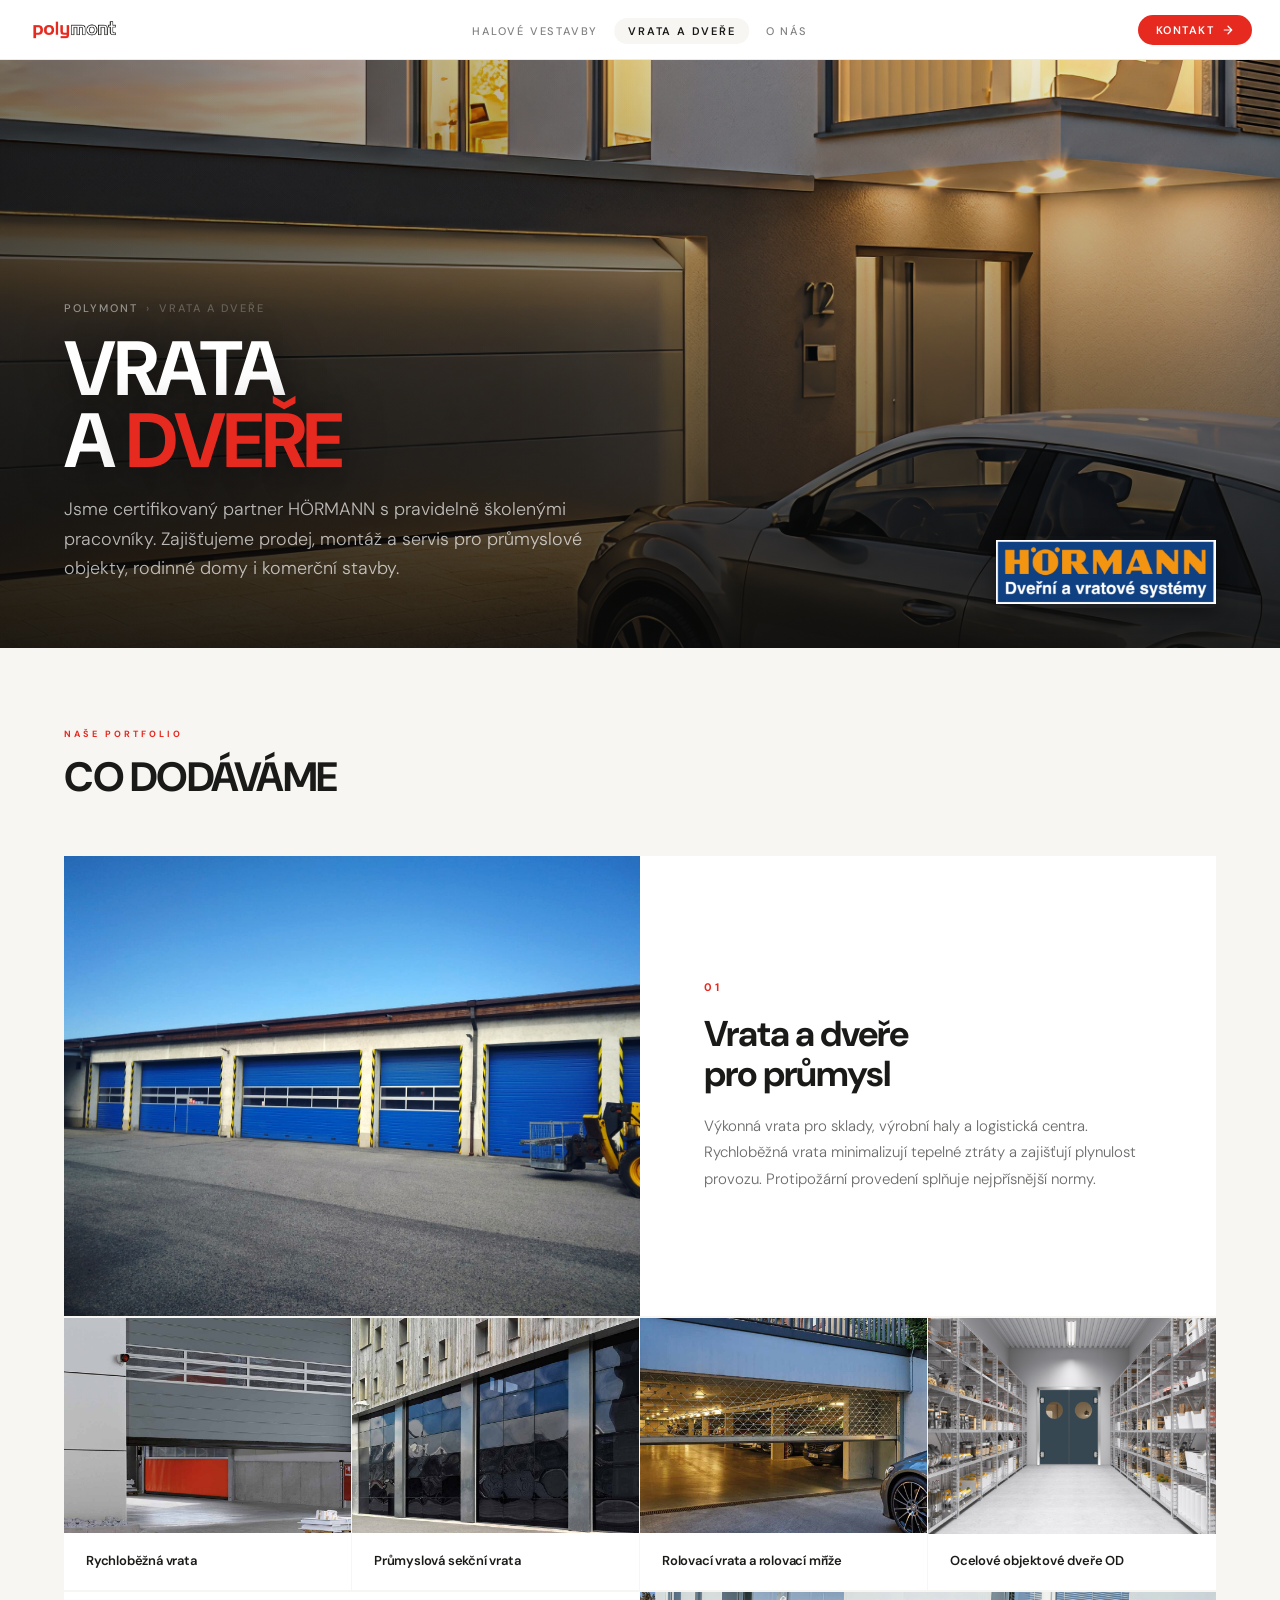
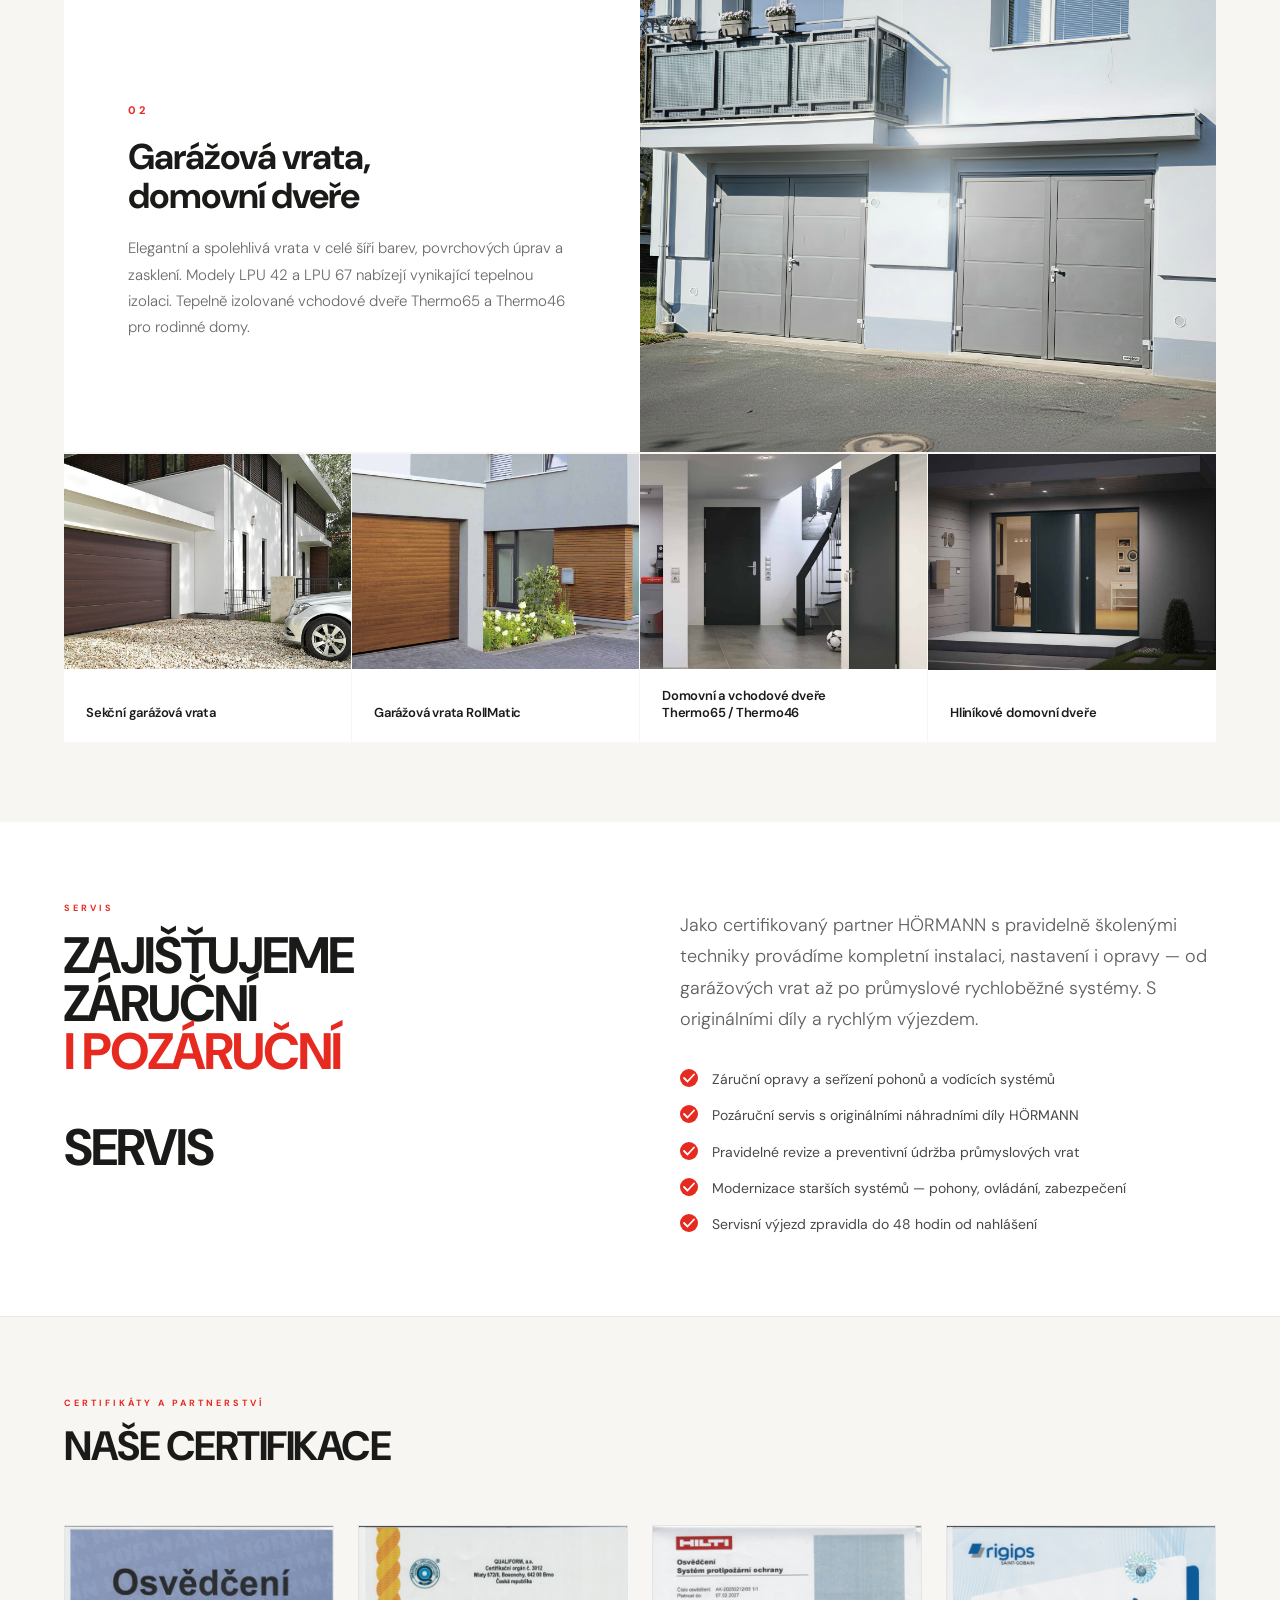
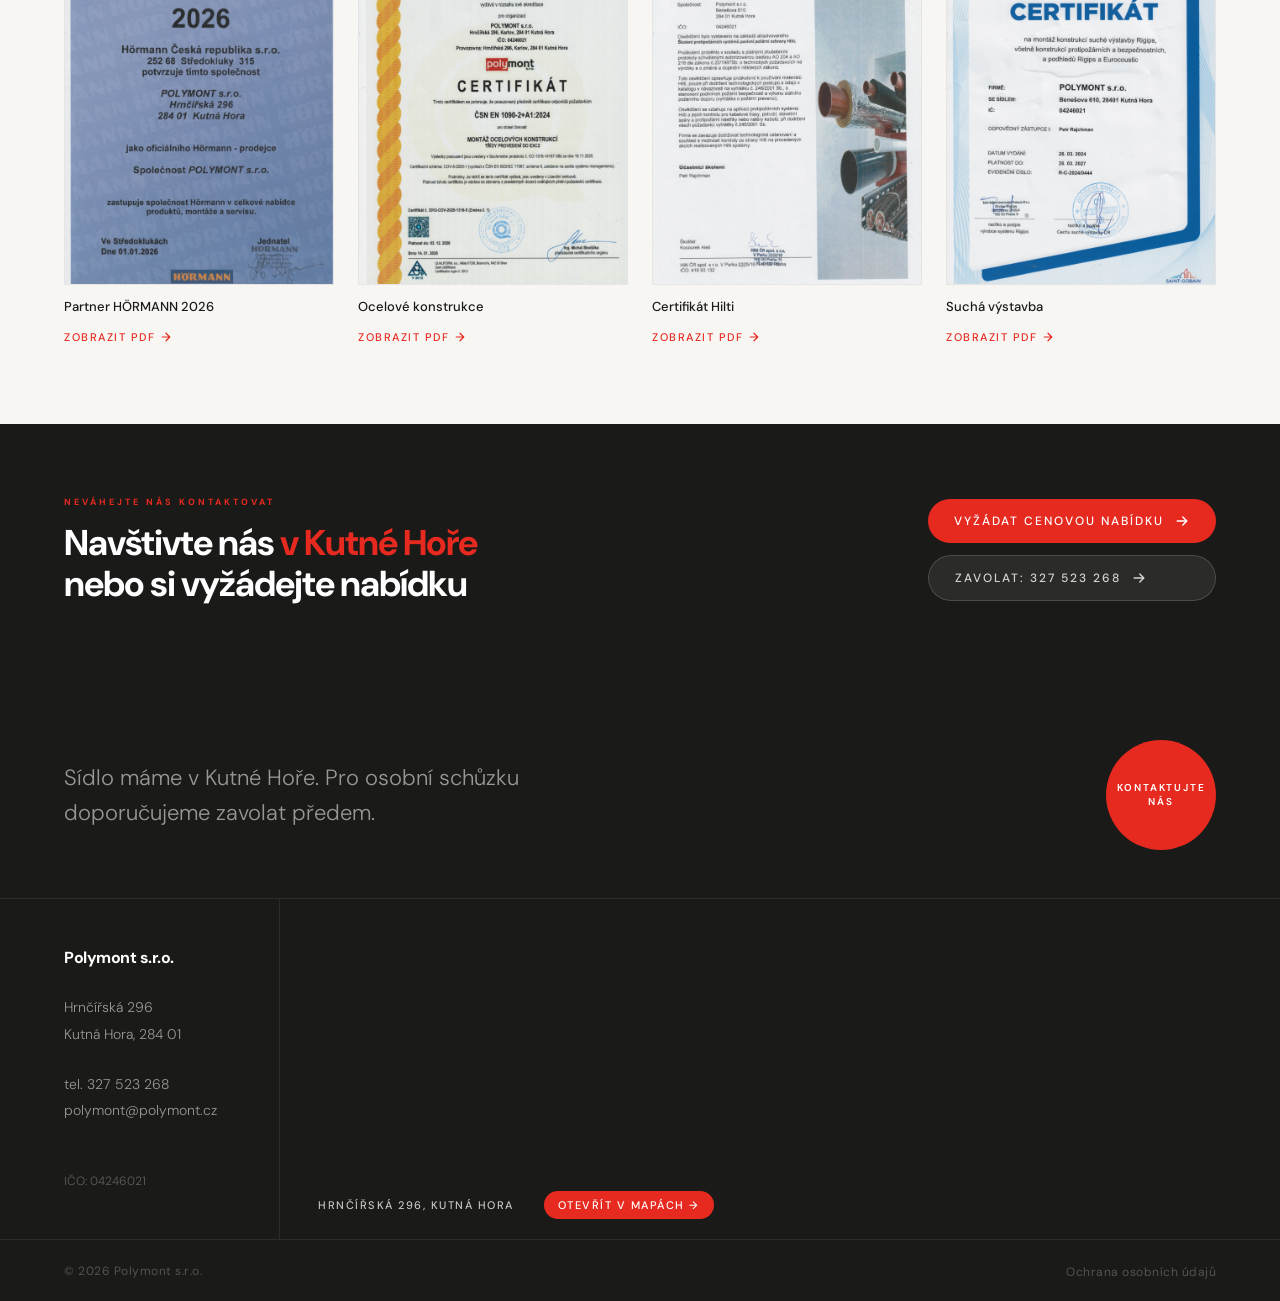
<file: vrata-dvere.html>
<!DOCTYPE html>
<html lang="cs" dir="ltr">
<head>
  <meta charset="UTF-8" />
  <meta name="viewport" content="width=device-width, initial-scale=1.0" />
  <title>Vrata a dveře HÖRMANN – Polymont</title>
  <meta name="description" content="Certifikovaný partner HÖRMANN — prodej, montáž a servis průmyslových a garážových vrat, vchodových dveří. Vzorkovna v Kutné Hoře." />
  <link rel="preconnect" href="https://fonts.googleapis.com" />
  <link rel="preconnect" href="https://fonts.gstatic.com" crossorigin />
  <link href="https://fonts.googleapis.com/css2?family=DM+Sans:ital,opsz,wght@0,9..40,300;0,9..40,400;0,9..40,500;0,9..40,700;1,9..40,300&display=swap" rel="stylesheet" />
  <link rel="stylesheet" href="style.css?v=11" />
</head>
<body>

  <!-- NAV -->
  <nav class="nav">
    <a href="index.html" class="nav__logo" aria-label="Polymont – domů">
      <img src="polymont_logo_nav_new.png" alt="Polymont" class="nav__logo-img" />
    </a>
    <ul class="nav__links" role="list">
      <li><a href="halove-vestavby.html" class="nav__link">Halové vestavby</a></li>
      <li><a href="vrata-dvere.html" class="nav__link nav__link--active" aria-current="page">Vrata a dveře</a></li>
      <li><a href="o-nas.html" class="nav__link">O nás</a></li>
    </ul>
    <a href="kontakt.html" class="nav__cta">
      Kontakt
      <svg viewBox="0 0 16 16" fill="none" width="12" height="12"><path d="M3 8h10M8 3l5 5-5 5" stroke="currentColor" stroke-width="1.6" stroke-linecap="round" stroke-linejoin="round"/></svg>
    </a>
  </nav>

  <!-- SUBPAGE HERO -->
  <section class="sp-hero">
    <img src="hero-2.png" alt="" class="sp-hero__img" />
    <div class="sp-hero__overlay"></div>
    <img src="hormann_logo.png" alt="HÖRMANN – Dveřní a vratové systémy" class="sp-hero__logo" />
    <div class="sp-hero__inner">
      <nav class="sp-hero__breadcrumb" aria-label="Drobečková navigace">
        <a href="index.html">Polymont</a>
        <span aria-hidden="true">›</span>
        <span aria-current="page">Vrata a dveře</span>
      </nav>
      <h1 class="sp-hero__title">Vrata<br>a&nbsp;<em>dveře</em></h1>
      <p class="sp-hero__sub">Jsme certifikovaný partner HÖRMANN s pravidelně školenými pracovníky. Zajišťujeme prodej, montáž a servis pro průmyslové objekty, rodinné domy i komerční stavby.</p>
    </div>
  </section>

  <!-- PORTFOLIO CARDS -->
  <section class="portfolio" id="portfolio">
    <p class="portfolio__eyebrow">Naše portfolio</p>
    <h2 class="portfolio__heading">Co dodáváme</h2>

    <div class="portfolio__categories">

      <!-- Category 1 – Průmysl -->
      <div class="portfolio__cat">
        <div class="portfolio__cat-main">
          <div class="portfolio__cat-img">
            <img src="references_graded/IMG-20230811-WA0007.jpg" alt="Průmyslová vrata a dveře HÖRMANN" loading="lazy" />
          </div>
          <div class="portfolio__cat-body">
            <span class="portfolio__cat-num">01</span>
            <h3 class="portfolio__cat-title">Vrata a dveře<br>pro průmysl</h3>
            <p class="portfolio__cat-desc">Výkonná vrata pro sklady, výrobní haly a logistická centra. Rychloběžná vrata minimalizují tepelné ztráty a zajišťují plynulost provozu. Protipožární provedení splňuje nejpřísnější normy.</p>
          </div>
        </div>
        <div class="portfolio__cat-tiles">
          <a href="https://www.hormann.cz/prumysl-remesla-a-verejny-sektor/prumyslova-vrata/rychlobezna-vrata/" target="_blank" rel="noopener" class="portfolio__tile">
            <div class="portfolio__tile-img"><img src="hormann_tiles/rychlobezna.jpg" alt="Rychloběžná vrata HÖRMANN" loading="lazy" /></div>
            <div class="portfolio__tile-body">
              <span class="portfolio__tile-name">Rychloběžná vrata</span>
              <svg class="portfolio__tile-arrow" viewBox="0 0 16 16" fill="none" width="14" height="14"><path d="M3 8h10M8 3l5 5-5 5" stroke="currentColor" stroke-width="1.6" stroke-linecap="round" stroke-linejoin="round"/></svg>
            </div>
          </a>
          <a href="https://www.hormann.cz/prumysl-remesla-a-verejny-sektor/prumyslova-vrata/prumyslova-sekcni-vrata/" target="_blank" rel="noopener" class="portfolio__tile">
            <div class="portfolio__tile-img"><img src="hormann_tiles/prumyslova-sekcni.jpg" alt="Průmyslová sekční vrata HÖRMANN" loading="lazy" /></div>
            <div class="portfolio__tile-body">
              <span class="portfolio__tile-name">Průmyslová sekční vrata</span>
              <svg class="portfolio__tile-arrow" viewBox="0 0 16 16" fill="none" width="14" height="14"><path d="M3 8h10M8 3l5 5-5 5" stroke="currentColor" stroke-width="1.6" stroke-linecap="round" stroke-linejoin="round"/></svg>
            </div>
          </a>
          <a href="https://www.hormann.cz/prumysl-remesla-a-verejny-sektor/prumyslova-vrata/rolovaci-vrata-a-rolovaci-mrize/" target="_blank" rel="noopener" class="portfolio__tile">
            <div class="portfolio__tile-img"><img src="hormann_tiles/rolovaci.jpg" alt="Rolovací vrata a rolovací mříže HÖRMANN" loading="lazy" /></div>
            <div class="portfolio__tile-body">
              <span class="portfolio__tile-name">Rolovací vrata a rolovací mříže</span>
              <svg class="portfolio__tile-arrow" viewBox="0 0 16 16" fill="none" width="14" height="14"><path d="M3 8h10M8 3l5 5-5 5" stroke="currentColor" stroke-width="1.6" stroke-linecap="round" stroke-linejoin="round"/></svg>
            </div>
          </a>
          <a href="https://www.hormann.cz/prumysl-remesla-a-verejny-sektor/dvere/kyvne-dvere/" target="_blank" rel="noopener" class="portfolio__tile">
            <div class="portfolio__tile-img"><img src="hormann_tiles/ocelove-dvere.jpg" alt="Ocelové objektové dveře OD HÖRMANN" loading="lazy" /></div>
            <div class="portfolio__tile-body">
              <span class="portfolio__tile-name">Ocelové objektové dveře OD</span>
              <svg class="portfolio__tile-arrow" viewBox="0 0 16 16" fill="none" width="14" height="14"><path d="M3 8h10M8 3l5 5-5 5" stroke="currentColor" stroke-width="1.6" stroke-linecap="round" stroke-linejoin="round"/></svg>
            </div>
          </a>
        </div>
      </div>

      <!-- Category 2 – Garážová / domovní -->
      <div class="portfolio__cat portfolio__cat--reverse">
        <div class="portfolio__cat-main">
          <div class="portfolio__cat-img">
            <img src="images/polymont-garage-doors.jpg" alt="Garážová vrata a domovní dveře HÖRMANN" loading="lazy" />
          </div>
          <div class="portfolio__cat-body">
            <span class="portfolio__cat-num">02</span>
            <h3 class="portfolio__cat-title">Garážová vrata,<br>domovní dveře</h3>
            <p class="portfolio__cat-desc">Elegantní a spolehlivá vrata v celé šíři barev, povrchových úprav a zasklení. Modely LPU 42 a LPU 67 nabízejí vynikající tepelnou izolaci. Tepelně izolované vchodové dveře Thermo65 a Thermo46 pro rodinné domy.</p>
          </div>
        </div>
        <div class="portfolio__cat-tiles">
          <a href="https://www.hormann.cz/novostavby-a-rekonstrukce/garazova-vrata/sekcni-garazova-vrata/" target="_blank" rel="noopener" class="portfolio__tile">
            <div class="portfolio__tile-img"><img src="hormann_tiles/sekcni-garazova.jpg" alt="Sekční garážová vrata HÖRMANN" loading="lazy" /></div>
            <div class="portfolio__tile-body">
              <span class="portfolio__tile-name">Sekční garážová vrata</span>
              <svg class="portfolio__tile-arrow" viewBox="0 0 16 16" fill="none" width="14" height="14"><path d="M3 8h10M8 3l5 5-5 5" stroke="currentColor" stroke-width="1.6" stroke-linecap="round" stroke-linejoin="round"/></svg>
            </div>
          </a>
          <a href="https://www.hormann.cz/novostavby-a-rekonstrukce/garazova-vrata/rolovaci-garazova-vrata-rollmatic/" target="_blank" rel="noopener" class="portfolio__tile">
            <div class="portfolio__tile-img"><img src="hormann_tiles/rollmatic.jpg" alt="Garážová vrata RollMatic HÖRMANN" loading="lazy" /></div>
            <div class="portfolio__tile-body">
              <span class="portfolio__tile-name">Garážová vrata RollMatic</span>
              <svg class="portfolio__tile-arrow" viewBox="0 0 16 16" fill="none" width="14" height="14"><path d="M3 8h10M8 3l5 5-5 5" stroke="currentColor" stroke-width="1.6" stroke-linecap="round" stroke-linejoin="round"/></svg>
            </div>
          </a>
          <a href="https://www.hormann.cz/novostavby-a-rekonstrukce/dvere/funkcni-dvere-pro-vas-dum/" target="_blank" rel="noopener" class="portfolio__tile">
            <div class="portfolio__tile-img"><img src="hormann_tiles/thermo.jpg" alt="Domovní a vchodové dveře Thermo65 / Thermo46 HÖRMANN" loading="lazy" /></div>
            <div class="portfolio__tile-body">
              <span class="portfolio__tile-name">Domovní a vchodové dveře Thermo65&nbsp;/ Thermo46</span>
              <svg class="portfolio__tile-arrow" viewBox="0 0 16 16" fill="none" width="14" height="14"><path d="M3 8h10M8 3l5 5-5 5" stroke="currentColor" stroke-width="1.6" stroke-linecap="round" stroke-linejoin="round"/></svg>
            </div>
          </a>
          <a href="https://www.hormann.cz/novostavby-a-rekonstrukce/dvere/domovni-dvere/" target="_blank" rel="noopener" class="portfolio__tile">
            <div class="portfolio__tile-img"><img src="hormann_tiles/hlinikove.jpg" alt="Hliníkové domovní dveře HÖRMANN" loading="lazy" /></div>
            <div class="portfolio__tile-body">
              <span class="portfolio__tile-name">Hliníkové domovní dveře</span>
              <svg class="portfolio__tile-arrow" viewBox="0 0 16 16" fill="none" width="14" height="14"><path d="M3 8h10M8 3l5 5-5 5" stroke="currentColor" stroke-width="1.6" stroke-linecap="round" stroke-linejoin="round"/></svg>
            </div>
          </a>
        </div>
      </div>

    </div>
  </section>

  <!-- SERVICE SECTION -->
  <section class="service" id="servis">
    <div class="service__left">
      <p class="service__eyebrow">Servis</p>
      <h2 class="service__heading">
        Zajišťujeme<br>
        záruční<br>
        <em>i&nbsp;pozáruční</em><br>
        servis
      </h2>
    </div>
    <div class="service__body">
      <p class="service__lead">Jako certifikovaný partner HÖRMANN s pravidelně školenými techniky provádíme kompletní instalaci, nastavení i opravy — od garážových vrat až po průmyslové rychloběžné systémy. S originálními díly a rychlým výjezdem.</p>
      <ul class="service__list">
        <li>Záruční opravy a seřízení pohonů a vodících systémů</li>
        <li>Pozáruční servis s originálními náhradními díly HÖRMANN</li>
        <li>Pravidelné revize a preventivní údržba průmyslových vrat</li>
        <li>Modernizace starších systémů — pohony, ovládání, zabezpečení</li>
        <li>Servisní výjezd zpravidla do 48 hodin od nahlášení</li>
      </ul>
    </div>
  </section>

  <!-- CERTIFICATIONS -->
  <section class="certs">
    <p class="certs__eyebrow">Certifikáty a partnerství</p>
    <h2 class="certs__heading">Naše certifikace</h2>
    <div class="certs__grid">

      <a href="certs/hormann_cert.pdf" target="_blank" rel="noopener" class="certs__card">
        <div class="certs__thumb-wrap">
          <img src="certs/hormann_cert_thumb.png" alt="Partner HÖRMANN 2026" loading="lazy" />
        </div>
        <span class="certs__label">Partner HÖRMANN 2026</span>
        <span class="certs__link">Zobrazit PDF <svg viewBox="0 0 16 16" fill="none" width="12" height="12"><path d="M3 8h10M8 3l5 5-5 5" stroke="currentColor" stroke-width="1.6" stroke-linecap="round" stroke-linejoin="round"/></svg></span>
      </a>

      <a href="certs/ocel.pdf" target="_blank" rel="noopener" class="certs__card">
        <div class="certs__thumb-wrap">
          <img src="certs/ocel_thumb.png" alt="Ocelové konstrukce" loading="lazy" />
        </div>
        <span class="certs__label">Ocelové konstrukce</span>
        <span class="certs__link">Zobrazit PDF <svg viewBox="0 0 16 16" fill="none" width="12" height="12"><path d="M3 8h10M8 3l5 5-5 5" stroke="currentColor" stroke-width="1.6" stroke-linecap="round" stroke-linejoin="round"/></svg></span>
      </a>

      <a href="certs/hilti.pdf" target="_blank" rel="noopener" class="certs__card">
        <div class="certs__thumb-wrap">
          <img src="certs/hilti_thumb.png" alt="Certifikát Hilti" loading="lazy" />
        </div>
        <span class="certs__label">Certifikát Hilti</span>
        <span class="certs__link">Zobrazit PDF <svg viewBox="0 0 16 16" fill="none" width="12" height="12"><path d="M3 8h10M8 3l5 5-5 5" stroke="currentColor" stroke-width="1.6" stroke-linecap="round" stroke-linejoin="round"/></svg></span>
      </a>

      <a href="certs/rigips.pdf" target="_blank" rel="noopener" class="certs__card">
        <div class="certs__thumb-wrap">
          <img src="certs/rigips_thumb.png" alt="Suchá výstavba" loading="lazy" />
        </div>
        <span class="certs__label">Suchá výstavba</span>
        <span class="certs__link">Zobrazit PDF <svg viewBox="0 0 16 16" fill="none" width="12" height="12"><path d="M3 8h10M8 3l5 5-5 5" stroke="currentColor" stroke-width="1.6" stroke-linecap="round" stroke-linejoin="round"/></svg></span>
      </a>

    </div>
  </section>

  <!-- CTA BAND -->
  <section class="cta-band" id="kontakt">
    <div class="cta-band__text">
      <p class="cta-band__eyebrow">Neváhejte nás kontaktovat</p>
      <h2 class="cta-band__heading">
        Navštivte nás <em>v Kutné Hoře</em><br>
        nebo si vyžádejte nabídku
      </h2>
    </div>
    <div class="cta-band__actions">
      <a href="kontakt.html" class="cta-btn cta-btn--primary">
        Vyžádat cenovou nabídku
        <svg viewBox="0 0 20 20" fill="none" width="16" height="16">
          <path d="M4 10h12M11 5l5 5-5 5" stroke="currentColor" stroke-width="1.8" stroke-linecap="round" stroke-linejoin="round"/>
        </svg>
      </a>
      <a href="kontakt.html" class="cta-btn cta-btn--secondary">
        Zavolat: 327 523 268
        <svg viewBox="0 0 20 20" fill="none" width="16" height="16">
          <path d="M4 10h12M11 5l5 5-5 5" stroke="currentColor" stroke-width="1.8" stroke-linecap="round" stroke-linejoin="round"/>
        </svg>
      </a>
    </div>
  </section>

  <!-- FOOTER -->
  <footer class="footer">
    <div class="footer__top">
      <p class="footer__intro">Sídlo máme v Kutné Hoře. Pro osobní schůzku doporučujeme zavolat předem.</p>
      <a href="kontakt.html" class="footer__cta">Kontaktujte nás</a>
    </div>

    <div class="footer__body">
      <div class="footer__info">
        <p class="footer__company">Polymont s.r.o.</p>

        <div class="footer__block">
          <p>Hrnčířská 296</p>
          <p>Kutná Hora, 284 01</p>
        </div>

        <div class="footer__block">
          <a href="tel:+420327523268" class="footer__link">tel. 327 523 268</a>
          <a href="mailto:polymont@polymont.cz" class="footer__link">polymont@polymont.cz</a>
        </div>

        <div class="footer__block footer__block--small">
          <p>IČO: 04246021</p>
        </div>
      </div>

      <div class="footer__map">
        <iframe
          src="https://maps.google.com/maps?q=49.9535837475202,15.288792535489224&hl=cs&z=17&output=embed"
          title="Polymont s.r.o. – Hrnčířská 296, Kutná Hora"
          allowfullscreen=""
          loading="lazy"
          referrerpolicy="no-referrer-when-downgrade">
        </iframe>
        <div class="footer__map-overlay">
          <span class="footer__map-label">Hrnčířská 296, Kutná Hora</span>
          <a href="https://maps.app.goo.gl/bLZTi5k1dBQU85yo8" target="_blank" rel="noopener" class="footer__map-btn">Otevřít v mapách →</a>
        </div>
      </div>
    </div>

    <div class="footer__bottom">
      <p class="footer__copy">© <span id="footer-year"></span> Polymont s.r.o.</p>
      <nav class="footer__legal">
        <a href="ochrana-osobnich-udaju.html">Ochrana osobních údajů</a>
      </nav>
    </div>
  </footer>

  <script>
    const y = document.getElementById('footer-year');
    if (y) y.textContent = new Date().getFullYear();

    const menuBtn = document.querySelector('.nav__menu');
    const lines   = document.querySelectorAll('.nav__hamburger span');
    let menuOpen  = false;
    menuBtn.addEventListener('click', () => {
      menuOpen = !menuOpen;
      lines[0].style.transform = menuOpen ? 'translateY(7px) rotate(45deg)' : '';
      lines[1].style.opacity   = menuOpen ? '0' : '';
      lines[2].style.transform = menuOpen ? 'translateY(-7px) rotate(-45deg)' : '';
    });
  </script>
</body>
</html>
</file>
<file: style.css>
*, *::before, *::after {
  margin: 0;
  padding: 0;
  box-sizing: border-box;
}

:root {
  --red:    #E62A20;
  --dark:   #1A1A18;
  --light:  #f7f6f3;
  --black:  #0a0a09;
  --white:  #ffffff;
  --nav-h:  60px;
}

html {
  font-family: 'DM Sans', sans-serif;
  background: var(--light);
}

body {
  min-height: 100%;
}

/* ─── NAV ─────────────────────────────────────────── */

.nav {
  position: fixed;
  top: 0; left: 0; right: 0;
  z-index: 100;
  height: var(--nav-h);
  background: var(--white);
  border-bottom: 1px solid rgba(0,0,0,0.08);
  display: flex;
  align-items: center;
  justify-content: space-between;
  padding: 0 28px;
}

.nav__logo {
  display: flex;
  align-items: center;
  text-decoration: none;
}

.nav__logo-img {
  height: 28px;
  width: auto;
  display: block;
}

.nav__links {
  display: flex;
  align-items: center;
  gap: 2px;
  list-style: none;
  margin: 0;
  padding: 0;
  position: absolute;
  left: 50%;
  transform: translateX(-50%);
}

.nav__link {
  font-size: 11px;
  font-weight: 500;
  letter-spacing: 1.8px;
  text-transform: uppercase;
  color: rgba(26,26,24,0.55);
  text-decoration: none;
  padding: 6px 14px;
  border-radius: 100px;
  transition: color 0.2s ease, background 0.2s ease;
  white-space: nowrap;
}

.nav__link:hover {
  color: var(--dark);
  background: var(--light);
}

.nav__link--active {
  color: var(--dark);
  font-weight: 600;
  background: var(--light);
}

.nav__cta {
  font-size: 11px;
  font-weight: 600;
  letter-spacing: 1.5px;
  text-transform: uppercase;
  color: var(--white);
  text-decoration: none;
  padding: 8px 18px;
  background: var(--red);
  border-radius: 100px;
  transition: background 0.2s ease, gap 0.2s ease;
  white-space: nowrap;
  display: flex;
  align-items: center;
  gap: 8px;
}

.nav__cta:hover {
  background: #cc2219;
  gap: 12px;
}

.nav__cta svg {
  transition: transform 0.2s ease;
}

.nav__cta:hover svg {
  transform: translateX(2px);
}

.nav__cta--active {
  background: var(--dark);
}

@media (max-width: 768px) {
  .nav__links {
    position: static;
    transform: none;
    gap: 0;
  }
  .nav__link {
    font-size: 10px;
    padding: 5px 8px;
    letter-spacing: 1px;
  }
  .nav__cta span { display: none; }
  .nav__cta { padding: 8px 12px; }
}

@media (max-width: 480px) {
  .nav__links { display: none; }
}

/* ─── LOAD ANIMATIONS ────────────────────────────── */

@keyframes slideUp {
  from { opacity: 0; transform: translateY(44px); }
  to   { opacity: 1; transform: translateY(0); }
}

@keyframes heroZoomOut {
  from { transform: scale(1.08); }
  to   { transform: scale(1); }
}

@keyframes fadeIn {
  from { opacity: 0; }
  to   { opacity: 1; }
}

.nav {
  animation: fadeIn 0.5s ease both;
}

.hero__panel img {
  animation: heroZoomOut 2.4s cubic-bezier(0.25, 0.46, 0.45, 0.94) both;
}

.hero__divider {
  animation: fadeIn 0.6s ease 0.2s both;
}

.hero__text--topleft .hero__title {
  animation: slideUp 0.95s cubic-bezier(0.22, 1, 0.36, 1) 0.15s both;
}
.hero__text--topleft .hero__subtitle {
  animation: slideUp 0.8s cubic-bezier(0.22, 1, 0.36, 1) 0.38s both;
}
.hero__text--bottomright .hero__title {
  animation: slideUp 0.95s cubic-bezier(0.22, 1, 0.36, 1) 0.32s both;
}
.hero__text--bottomright .hero__subtitle {
  animation: slideUp 0.8s cubic-bezier(0.22, 1, 0.36, 1) 0.55s both;
}

.hero__labels {
  animation: fadeIn 0.7s ease 0.8s both;
}

/* ─── HERO ────────────────────────────────────────── */

.hero {
  display: flex;
  height: 100vh;
  padding-top: var(--nav-h);
  position: relative;
}

.hero__panel {
  flex: 1;
  position: relative;
  overflow: hidden;
}

.hero__panel img {
  width: 100%;
  height: 100%;
  object-fit: cover;
  display: block;
}

.hero__overlay {
  position: absolute;
  inset: 0;
  pointer-events: none;
}

/* Light overlays — wash image toward the text corners */
.hero__panel--left .hero__overlay {
  background:
    linear-gradient(to right,  rgba(247,246,243,0.82) 0%, rgba(247,246,243,0.20) 55%, transparent 100%),
    linear-gradient(to bottom, rgba(247,246,243,0.60) 0%, transparent 55%);
}

.hero__panel--right .hero__overlay {
  background:
    linear-gradient(to left,  rgba(247,246,243,0.85) 0%, rgba(247,246,243,0.20) 55%, transparent 100%),
    linear-gradient(to top,   rgba(247,246,243,0.68) 0%, transparent 55%);
}

/* Full-panel clickable link overlay */
.hero__tile-link {
  position: absolute;
  inset: 0;
  z-index: 1;
}

/* ─── HOVER INTERACTIONS ─────────────────────────── */

.hero__panel {
  cursor: pointer;
}

/* Dark veil appears on hover — sits above gradient overlay */
.hero__panel::after {
  content: '';
  position: absolute;
  inset: 0;
  background: rgba(0, 0, 0, 0);
  transition: background 0.45s ease;
  z-index: 5;
  pointer-events: none;
}

.hero__panel:hover::after {
  background: rgba(0, 0, 0, 0.16);
}

/* Image zoom on hover — only enabled after the load animation finishes */
.hero__panel.anim-done img {
  animation: none;
  transform: scale(1);
  transition: transform 0.8s cubic-bezier(0.25, 0.46, 0.45, 0.94);
}

.hero__panel.anim-done:hover img {
  transform: scale(1.04);
}


/* ─── RED DIVIDER ─────────────────────────────────── */

.hero__divider {
  position: absolute;
  left: 50%;
  top: 0; bottom: 0;
  width: 4px;
  margin-left: -2px;
  background: var(--red);
  z-index: 8;
  pointer-events: none;
}

/* ─── HERO TEXT ───────────────────────────────────── */

.hero__text {
  position: absolute;
  z-index: 10;
  display: flex;
  flex-direction: column;
  align-items: flex-start;
}

.hero__text--bottomright {
  align-items: flex-end;
}

.hero__text--topleft {
  top: 108px;
  left: 32px;
}

.hero__text--bottomright {
  bottom: 60px;
  right: 32px;
  text-align: right;
}

/* Large overflow title — no box, bleeds across panels */
.hero__title {
  color: var(--white);
  font-size: clamp(52px, 7.8vw, 124px);
  font-weight: 700;
  line-height: 0.92;
  letter-spacing: -3px;
  text-transform: uppercase;
  white-space: nowrap;
  margin-bottom: 14px;
  text-shadow:
    0 2px 40px rgba(0,0,0,0.55),
    0 0   8px  rgba(0,0,0,0.25);
}

/* SVG wordmark variant — image fills the h1 container */
.hero__title--svg {
  /* Reset text styles; the SVG carries its own sizing */
  font-size: 0;
  line-height: 1;
  letter-spacing: 0;
  text-shadow: none;
  margin-bottom: 14px;
}

.hero__title-svg {
  display: block;
  width: clamp(100px, 15vw, 220px);
  height: auto;
}

/* PNG logo variant (e.g. partner/brand logo replacing h1 text) */
.hero__title--logo {
  font-size: 0;
  line-height: 1;
  letter-spacing: 0;
  text-shadow: none;
  margin-bottom: 14px;
}

.hero__title-logo {
  display: block;
  width: clamp(100px, 15vw, 220px);
  height: auto;
  border-radius: 4px;
  box-shadow: 0 4px 32px rgba(0,0,0,0.45);
}

/* Visually hidden — accessible to screen readers & search engines */
.sr-only {
  position: absolute;
  width: 1px;
  height: 1px;
  padding: 0;
  margin: -1px;
  overflow: hidden;
  clip: rect(0,0,0,0);
  white-space: nowrap;
  border: 0;
}

/* Solid black subtitle box — hugs text width only */
.hero__subtitle {
  display: inline-block;
  background: var(--black);
  color: rgba(255,255,255,0.88);
  font-size: clamp(20px, 1.6vw, 26px);
  font-weight: 400;
  letter-spacing: 1.8px;
  text-transform: uppercase;
  padding: 6px 12px;
  line-height: 1;
}

/* ─── HERO BUTTON ─────────────────────────────────── */

.hero__btn {
  display: inline-flex;
  align-items: center;
  gap: 9px;
  margin-top: 20px;
  padding: 11px 20px 11px 22px;
  border: none;
  border-radius: 100px;
  color: var(--dark);
  font-family: 'DM Sans', sans-serif;
  font-size: 12px;
  font-weight: 500;
  letter-spacing: 2px;
  text-transform: uppercase;
  text-decoration: none;
  background: var(--white);
  transition: background 0.3s ease, color 0.3s ease, gap 0.3s ease;
}

.hero__btn:hover {
  background: var(--light);
  color: var(--black);
  gap: 14px;
}

.hero__btn-icon {
  width: 18px;
  height: 18px;
  min-width: 18px;
  min-height: 18px;
  max-width: 18px;
  max-height: 18px;
  flex-shrink: 0;
  display: block;
  transition: transform 0.3s cubic-bezier(0.22, 1, 0.36, 1);
}

.hero__btn:hover .hero__btn-icon {
  transform: translateX(3px);
}

/* Accent (red) variant */
.hero__btn--accent {
  background: var(--red);
  color: #ffffff;
}

.hero__btn--accent:hover {
  background: #cc2219;
  color: #ffffff;
}

/* "Novinka" badge inside accent button */
.hero__btn-new {
  background: rgba(255, 255, 255, 0.22);
  color: #ffffff;
  font-size: 9px;
  font-weight: 700;
  letter-spacing: 1.5px;
  text-transform: uppercase;
  padding: 3px 7px;
  border-radius: 100px;
  line-height: 1;
  flex-shrink: 0;
}

/* Button also slides up on load */
.hero__text--topleft .hero__btn {
  animation: slideUp 0.8s cubic-bezier(0.22, 1, 0.36, 1) 0.55s both;
}
.hero__btn--bottomleft {
  position: absolute;
  bottom: 60px;
  left: 32px;
  z-index: 10;
  animation: slideUp 0.8s cubic-bezier(0.22, 1, 0.36, 1) 0.68s both;
}
.hero__text--bottomright .hero__btn {
  animation: slideUp 0.8s cubic-bezier(0.22, 1, 0.36, 1) 0.72s both;
}

/* ─── BOTTOM LABELS ───────────────────────────────── */

.hero__labels {
  position: absolute;
  bottom: 0; left: 0; right: 0;
  z-index: 10;
  display: flex;
  justify-content: space-between;
  padding: 14px 36px;
  background: rgba(26,26,24,0.06);
  backdrop-filter: blur(4px);
}

.hero__labels span {
  color: rgba(26,26,24,0.60);
  font-size: 10px;
  font-weight: 700;
  letter-spacing: 3.5px;
  text-transform: uppercase;
}

/* ─── ABOUT TEASER ───────────────────────────────────── */

.about {
  background: var(--white);
}

/* Top: heading + image */
.about__hero {
  display: grid;
  grid-template-columns: 1fr 1fr;
  align-items: end;
  padding: 80px 64px 56px;
  gap: 48px;
}

.about__heading {
  display: flex;
  flex-direction: column;
  font-size: clamp(48px, 6.5vw, 96px);
  font-weight: 700;
  line-height: 0.92;
  letter-spacing: -3px;
  text-transform: uppercase;
  color: var(--dark);
}

.about__heading-accent {
  color: var(--red);
}

.about__image {
  width: 100%;
  aspect-ratio: 4 / 3;
  overflow: hidden;
  background: var(--light);
}

.about__image img {
  width: 100%;
  height: 100%;
  object-fit: cover;
  display: block;
  transition: transform 0.6s ease;
}

.about__image img:hover {
  transform: scale(1.02);
}

.about__image--placeholder {
  display: flex;
  align-items: center;
  justify-content: center;
}

.about__image--placeholder::after {
  content: 'Foto výrobní haly';
  font-size: 11px;
  font-weight: 500;
  letter-spacing: 2px;
  text-transform: uppercase;
  color: rgba(26,26,24,0.3);
}

/* Bottom: label · 2 columns · round button */
.about__body {
  display: grid;
  grid-template-columns: 180px 1fr 1fr 120px;
  align-items: center;
  gap: 0 48px;
  padding: 40px 64px 80px;
  border-top: 1px solid rgba(0,0,0,0.08);
}

.about__eyebrow {
  font-size: 9px;
  font-weight: 700;
  letter-spacing: 3px;
  text-transform: uppercase;
  color: rgba(26,26,24,0.38);
}

.about__col {
  font-size: 15px;
  font-weight: 300;
  line-height: 1.78;
  color: rgba(26,26,24,0.70);
}

/* Round CTA */
.about__btn {
  width: 100px;
  height: 100px;
  border-radius: 50%;
  background: var(--dark);
  color: var(--white);
  display: flex;
  align-items: center;
  justify-content: center;
  text-align: center;
  font-family: 'DM Sans', sans-serif;
  font-size: 10px;
  font-weight: 600;
  letter-spacing: 1.8px;
  text-transform: uppercase;
  text-decoration: none;
  line-height: 1.4;
  padding: 12px;
  justify-self: center;
  transition: background 0.3s ease, transform 0.3s cubic-bezier(0.22, 1, 0.36, 1);
}

.about__btn:hover {
  background: var(--red);
  transform: scale(1.08);
}

@media (max-width: 768px) {
  .about__hero {
    grid-template-columns: 1fr;
    padding: 48px 24px 32px;
    gap: 32px;
    align-items: start;
  }

  .about__heading {
    letter-spacing: -2px;
  }

  .about__body {
    grid-template-columns: 1fr;
    padding: 32px 24px 56px;
    gap: 20px;
  }

  .about__btn {
    justify-self: start;
    margin-top: 8px;
  }
}

/* ─── CLIENTS SLIDER ─────────────────────────────────── */

.clients {
  background: var(--light);
  border-top: 1px solid rgba(0,0,0,0.07);
  border-bottom: 1px solid rgba(0,0,0,0.07);
  padding: 28px 0;
  overflow: hidden;
}

.clients__label {
  text-align: center;
  font-size: 9px;
  font-weight: 700;
  letter-spacing: 3px;
  text-transform: uppercase;
  color: rgba(26,26,24,0.35);
  margin-bottom: 20px;
}

.clients__track-wrap {
  overflow: hidden;
  /* fade edges */
  -webkit-mask-image: linear-gradient(to right, transparent 0%, black 8%, black 92%, transparent 100%);
  mask-image: linear-gradient(to right, transparent 0%, black 8%, black 92%, transparent 100%);
}

@keyframes marquee {
  from { transform: translateX(0); }
  to   { transform: translateX(-50%); }
}

.clients__track {
  display: flex;
  align-items: center;
  gap: 0;
  width: max-content;
  animation: marquee 40s linear infinite;
}

.clients__track:hover {
  animation-play-state: paused;
}

.clients__track span {
  padding: 0 40px;
  font-size: 13px;
  font-weight: 500;
  letter-spacing: 1.5px;
  text-transform: uppercase;
  color: rgba(26,26,24,0.45);
  white-space: nowrap;
  transition: color 0.2s ease;
  position: relative;
}

.clients__track span::after {
  content: '';
  position: absolute;
  right: 0;
  top: 50%;
  transform: translateY(-50%);
  width: 3px;
  height: 3px;
  border-radius: 50%;
  background: rgba(26,26,24,0.2);
}

.clients__track span:hover {
  color: var(--dark);
}

/* ─── REFERENCES ─────────────────────────────────────── */

.refs {
  background: var(--light);
  padding: 80px 64px;
}

.refs__header {
  display: flex;
  align-items: flex-end;
  justify-content: space-between;
  margin-bottom: 40px;
  gap: 24px;
}

.refs__eyebrow {
  font-size: 9px;
  font-weight: 700;
  letter-spacing: 3px;
  text-transform: uppercase;
  color: var(--red);
  margin-bottom: 10px;
}

.refs__title {
  font-size: clamp(24px, 2.8vw, 38px);
  font-weight: 700;
  letter-spacing: -1px;
  text-transform: uppercase;
  color: var(--dark);
  line-height: 1;
}

/* Filter chips */
.refs__filters {
  display: flex;
  gap: 8px;
  flex-shrink: 0;
}

.refs__chip {
  padding: 8px 18px;
  border-radius: 100px;
  border: 1.5px solid rgba(26,26,24,0.18);
  background: transparent;
  color: rgba(26,26,24,0.50);
  font-family: 'DM Sans', sans-serif;
  font-size: 11px;
  font-weight: 500;
  letter-spacing: 1.5px;
  text-transform: uppercase;
  cursor: pointer;
  transition: background 0.2s ease, color 0.2s ease, border-color 0.2s ease;
}

.refs__chip:hover {
  border-color: var(--dark);
  color: var(--dark);
}

.refs__chip--active {
  background: var(--dark);
  border-color: var(--dark);
  color: var(--white);
}

/* Image grid */
.refs__grid {
  display: grid;
  grid-template-columns: repeat(4, 1fr);
  gap: 4px;
}

.refs__item {
  overflow: hidden;
  transition: opacity 0.35s ease, transform 0.35s ease;
}

.refs__item--hidden {
  display: none;
}

.refs__img-wrap {
  aspect-ratio: 4 / 3;
  overflow: hidden;
  background: rgba(26,26,24,0.06);
}

.refs__img-wrap img {
  width: 100%;
  height: 100%;
  object-fit: cover;
  display: block;
  transition: transform 0.6s cubic-bezier(0.25, 0.46, 0.45, 0.94);
}

.refs__img-wrap:hover img {
  transform: scale(1.04);
}

/* Category label */
.refs__item-label {
  font-size: 11px;
  font-weight: 600;
  letter-spacing: 0.06em;
  text-transform: uppercase;
  color: rgba(26,26,24,0.4);
  margin-top: 8px;
}

/* Placeholder when no image */
.refs__img-wrap--placeholder {
  display: flex;
  align-items: center;
  justify-content: center;
}

.refs__img-wrap--placeholder::after {
  content: '';
  width: 24px;
  height: 24px;
  border: 1.5px solid rgba(26,26,24,0.15);
  border-radius: 50%;
}

@media (max-width: 768px) {
  .refs {
    padding: 56px 24px;
  }

  .refs__header {
    flex-direction: column;
    align-items: flex-start;
  }

  .refs__grid {
    grid-template-columns: repeat(2, 1fr);
  }
}

/* Pager */
.refs__pager {
  display: flex;
  align-items: center;
  justify-content: center;
  gap: 8px;
  margin-top: 48px;
}

.refs__page-btn {
  width: 38px;
  height: 38px;
  border-radius: 50%;
  border: 1.5px solid rgba(26,26,24,0.2);
  background: transparent;
  color: var(--dark);
  font-family: inherit;
  font-size: 13px;
  font-weight: 500;
  cursor: pointer;
  display: flex;
  align-items: center;
  justify-content: center;
  transition: background 0.2s, border-color 0.2s, color 0.2s;
  line-height: 1;
}

.refs__page-btn:hover {
  border-color: var(--dark);
  background: rgba(26,26,24,0.06);
}

.refs__page-btn--active {
  background: var(--dark);
  border-color: var(--dark);
  color: var(--white);
}

.refs__page-btn--arrow {
  font-size: 16px;
}

.refs__page-btn:disabled {
  opacity: 0.25;
  cursor: default;
  pointer-events: none;
}

/* ─── LIGHTBOX ────────────────────────────────────────── */

.lb {
  position: fixed;
  inset: 0;
  z-index: 500;
  background: rgba(10, 10, 9, 0.92);
  display: flex;
  align-items: center;
  justify-content: center;
  padding: 20px;
  /* entry animation */
  animation: lbFadeIn 0.2s ease both;
}

.lb[hidden] {
  display: none;
}

@keyframes lbFadeIn {
  from { opacity: 0; }
  to   { opacity: 1; }
}

/* Centre image stage */
.lb__stage {
  position: relative;
  max-width: min(90vw, 1200px);
  max-height: calc(100vh - 120px);
  display: flex;
  align-items: center;
  justify-content: center;
}

.lb__img {
  display: block;
  max-width: 100%;
  max-height: calc(100vh - 120px);
  width: auto;
  height: auto;
  object-fit: contain;
  border-radius: 4px;
  box-shadow: 0 24px 80px rgba(0,0,0,0.6);
  animation: lbImgIn 0.25s ease both;
  user-select: none;
}

@keyframes lbImgIn {
  from { opacity: 0; transform: scale(0.96); }
  to   { opacity: 1; transform: scale(1); }
}

/* Close button */
.lb__close {
  position: fixed;
  top: 20px;
  right: 24px;
  width: 44px;
  height: 44px;
  border-radius: 50%;
  border: 1.5px solid rgba(255,255,255,0.25);
  background: rgba(255,255,255,0.08);
  color: var(--white);
  display: flex;
  align-items: center;
  justify-content: center;
  cursor: pointer;
  transition: background 0.2s, border-color 0.2s;
  z-index: 10;
}

.lb__close:hover {
  background: rgba(255,255,255,0.18);
  border-color: rgba(255,255,255,0.5);
}

/* Prev / Next arrows */
.lb__arrow {
  position: fixed;
  top: 50%;
  transform: translateY(-50%);
  width: 52px;
  height: 52px;
  border-radius: 50%;
  border: 1.5px solid rgba(255,255,255,0.22);
  background: rgba(255,255,255,0.07);
  color: var(--white);
  display: flex;
  align-items: center;
  justify-content: center;
  cursor: pointer;
  transition: background 0.2s, border-color 0.2s;
  z-index: 10;
}

.lb__arrow:hover {
  background: rgba(255,255,255,0.16);
  border-color: rgba(255,255,255,0.45);
}

.lb__arrow:disabled {
  opacity: 0.2;
  cursor: default;
  pointer-events: none;
}

.lb__arrow--prev { left: 20px; }
.lb__arrow--next { right: 20px; }

/* Counter */
.lb__counter {
  position: fixed;
  bottom: 24px;
  left: 50%;
  transform: translateX(-50%);
  font-size: 12px;
  font-weight: 500;
  letter-spacing: 0.08em;
  color: rgba(255,255,255,0.45);
  pointer-events: none;
  white-space: nowrap;
}

@media (max-width: 600px) {
  .lb__arrow--prev { left: 8px; }
  .lb__arrow--next { right: 8px; }
  .lb__arrow { width: 40px; height: 40px; }
  .lb__stage { max-width: 100vw; }
}

/* Make refs images look clickable */
.refs__img-wrap {
  cursor: zoom-in;
}

/* ─── FOOTER ──────────────────────────────────────────── */

.footer {
  background: var(--dark);
  color: rgba(255,255,255,0.75);
}

/* Intro */
.footer__top {
  padding: 64px 64px 48px;
  border-bottom: 1px solid rgba(255,255,255,0.08);
  display: flex;
  align-items: center;
  justify-content: space-between;
  gap: 48px;
}

.footer__intro {
  font-size: clamp(16px, 1.8vw, 22px);
  font-weight: 300;
  line-height: 1.6;
  color: rgba(255,255,255,0.55);
  max-width: 580px;
}

.footer__cta {
  width: 110px;
  height: 110px;
  flex-shrink: 0;
  border-radius: 50%;
  background: var(--red);
  color: var(--white);
  display: flex;
  align-items: center;
  justify-content: center;
  text-align: center;
  font-family: 'DM Sans', sans-serif;
  font-size: 10px;
  font-weight: 600;
  letter-spacing: 1.8px;
  text-transform: uppercase;
  text-decoration: none;
  line-height: 1.4;
  padding: 12px;
  transition: background 0.3s ease, transform 0.3s cubic-bezier(0.22, 1, 0.36, 1);
}

.footer__cta:hover {
  background: #cc2219;
  transform: scale(1.08);
}

/* Body: info + map */
.footer__body {
  display: grid;
  grid-template-columns: 280px 1fr;
  min-height: 340px;
}

.footer__info {
  padding: 48px 64px 48px;
  display: flex;
  flex-direction: column;
  gap: 28px;
  border-right: 1px solid rgba(255,255,255,0.08);
}

.footer__company {
  font-size: 16px;
  font-weight: 700;
  letter-spacing: -0.5px;
  color: var(--white);
}

.footer__block {
  display: flex;
  flex-direction: column;
  gap: 4px;
  font-size: 14px;
  font-weight: 300;
  line-height: 1.6;
  color: rgba(255,255,255,0.55);
}

.footer__block--small {
  font-size: 12px;
  color: rgba(255,255,255,0.30);
  margin-top: auto;
}

.footer__link {
  color: rgba(255,255,255,0.55);
  text-decoration: none;
  transition: color 0.2s ease;
}

.footer__link:hover {
  color: var(--white);
}

/* Map */
.footer__map {
  position: relative;
  overflow: hidden;
}

.footer__map iframe {
  width: 100%;
  height: 100%;
  border: 0;
  display: block;
  filter: grayscale(1) contrast(0.9) brightness(0.85);
  transition: filter 0.4s ease;
}

.footer__map:hover iframe {
  filter: grayscale(0.4) contrast(1) brightness(0.95);
}

.footer__map-overlay {
  position: absolute;
  bottom: 20px;
  left: 24px;
  display: flex;
  align-items: center;
  gap: 16px;
  pointer-events: none;
}

.footer__map-label {
  background: var(--dark);
  color: rgba(255,255,255,0.75);
  font-size: 11px;
  font-weight: 500;
  letter-spacing: 1.5px;
  text-transform: uppercase;
  padding: 7px 14px;
  border-radius: 100px;
}

.footer__map-btn {
  background: var(--red);
  color: var(--white);
  font-size: 11px;
  font-weight: 500;
  letter-spacing: 1.5px;
  text-transform: uppercase;
  padding: 7px 14px;
  border-radius: 100px;
  text-decoration: none;
  pointer-events: all;
  transition: background 0.2s ease;
}

.footer__map-btn:hover {
  background: #cc2219;
}

/* Bottom bar */
.footer__bottom {
  display: flex;
  align-items: center;
  justify-content: space-between;
  padding: 20px 64px;
  border-top: 1px solid rgba(255,255,255,0.08);
}

.footer__copy {
  font-size: 12px;
  color: rgba(255,255,255,0.25);
  letter-spacing: 0.5px;
}

.footer__legal a {
  font-size: 12px;
  color: rgba(255,255,255,0.25);
  text-decoration: none;
  letter-spacing: 0.5px;
  transition: color 0.2s ease;
}

.footer__legal a:hover {
  color: rgba(255,255,255,0.6);
}

@media (max-width: 768px) {
  .footer__top {
    padding: 48px 24px 36px;
    flex-direction: column;
    align-items: flex-start;
    gap: 28px;
  }

  .footer__body {
    grid-template-columns: 1fr;
    min-height: auto;
  }

  .footer__info {
    padding: 36px 24px;
    border-right: none;
    border-bottom: 1px solid rgba(255,255,255,0.08);
  }

  .footer__map {
    height: 280px;
  }

  .footer__bottom {
    padding: 20px 24px;
    flex-direction: column;
    gap: 8px;
    align-items: flex-start;
  }
}

/* ─── MOBILE — stack panels vertically ───────────────── */

@media (max-width: 768px) {

  .hero {
    flex-direction: column;
    height: 100svh;
  }

  .hero__panel {
    flex: 1;
  }

  /* Divider becomes horizontal on mobile — offset by half nav height to align with panel boundary */
  .hero__divider {
    left: 0; right: 0;
    top: calc(50% + var(--nav-h) / 2);
    margin-left: 0;
    margin-top: -2px;
    width: auto;
    height: 4px;
  }

  .hero__text--topleft {
    top: calc(var(--nav-h) + 24px);
    left: 20px;
    right: 20px;
  }

  .hero__text--bottomright {
    bottom: 52px;
    left: 20px;
    right: 20px;
    text-align: left;
  }

  .hero__text--bottomright .hero__subtitle {
    text-align: left;
  }

  .hero__title {
    white-space: normal;
    font-size: clamp(34px, 9vw, 58px);
    letter-spacing: -1.5px;
  }


  /* Re-tune overlays for stacked layout */
  .hero__panel--left .hero__overlay {
    background:
      linear-gradient(to bottom, rgba(247,246,243,0.72) 0%, rgba(247,246,243,0.10) 65%, transparent 100%),
      linear-gradient(to right,  rgba(247,246,243,0.35) 0%, transparent 70%);
  }

  .hero__panel--right .hero__overlay {
    background:
      linear-gradient(to top,  rgba(247,246,243,0.75) 0%, rgba(247,246,243,0.10) 55%, transparent 100%),
      linear-gradient(to left, rgba(247,246,243,0.35) 0%, transparent 70%);
  }

  /* Accent button stays in the top (first) panel on mobile */
  .hero__btn--bottomleft {
    top: auto;
    bottom: calc(50% - var(--nav-h) / 2 + 20px);
    left: 20px;
  }

  .hero__labels {
    padding: 11px 20px;
  }

  .hero__labels span {
    font-size: 8px;
    letter-spacing: 2px;
  }
}


/* ═══════════════════════════════════════════════════════════
   SUBPAGE — Vrata a dveře HÖRMANN
   ═══════════════════════════════════════════════════════════ */

/* ─── STATS STRIP ───────────────────────────────────────── */

.sp-stats {
  background: var(--dark);
  display: flex;
  justify-content: space-around;
  align-items: center;
  padding: 36px 64px;
  gap: 16px;
  flex-wrap: wrap;
}

.sp-stats__item {
  display: flex;
  flex-direction: column;
  align-items: center;
  gap: 4px;
  text-align: center;
}

.sp-stats__item strong {
  font-size: clamp(22px, 2.6vw, 36px);
  font-weight: 700;
  letter-spacing: -1px;
  color: var(--white);
  line-height: 1;
}

.sp-stats__item span {
  font-size: 10px;
  font-weight: 500;
  letter-spacing: 2px;
  text-transform: uppercase;
  color: rgba(255,255,255,0.38);
}

@media (max-width: 768px) {
  .sp-stats {
    padding: 32px 24px;
    gap: 28px 20px;
    justify-content: flex-start;
  }
  .sp-stats__item { align-items: flex-start; }
}

/* ─── SUBPAGE HERO ──────────────────────────────────────── */

.sp-hero {
  position: relative;
  height: 72vh;
  min-height: 460px;
  max-height: 780px;
  overflow: hidden;
  display: flex;
  align-items: flex-end;
  padding: calc(var(--nav-h) + 0px) 64px 64px;
}

.sp-hero__img {
  position: absolute;
  inset: 0;
  width: 100%;
  height: 100%;
  object-fit: cover;
  object-position: center 70%;
}

.sp-hero__overlay {
  position: absolute;
  inset: 0;
  background:
    linear-gradient(to top,    rgba(10,10,9,0.82) 0%, rgba(10,10,9,0.30) 55%, transparent 100%),
    linear-gradient(to right,  rgba(10,10,9,0.50) 0%, transparent 60%);
}

.sp-hero__inner {
  position: relative;
  z-index: 1;
  display: flex;
  flex-direction: column;
  gap: 18px;
  max-width: 860px;
}

.sp-hero__breadcrumb {
  display: flex;
  align-items: center;
  gap: 8px;
  font-size: 11px;
  font-weight: 500;
  letter-spacing: 2px;
  text-transform: uppercase;
  color: rgba(255,255,255,0.50);
}

.sp-hero__breadcrumb a {
  color: inherit;
  text-decoration: none;
  transition: color 0.2s ease;
}

.sp-hero__breadcrumb a:hover { color: rgba(255,255,255,0.85); }

.sp-hero__breadcrumb span { color: rgba(255,255,255,0.25); }

.sp-hero__logo {
  position: absolute;
  bottom: 40px;
  right: 64px;
  height: 72px;
  width: auto;
  max-width: 220px;
  object-fit: contain;
  border-radius: 4px;
  box-shadow: 0 4px 20px rgba(0,0,0,0.40);
  z-index: 2;
}

@media (max-width: 768px) {
  .sp-hero__logo {
    right: 24px;
    bottom: 24px;
    height: 40px;
  }
}

.sp-hero__title {
  font-size: clamp(38px, 6vw, 88px);
  font-weight: 700;
  letter-spacing: -2.5px;
  line-height: 0.94;
  text-transform: uppercase;
  color: var(--white);
  text-shadow: 0 2px 40px rgba(0,0,0,0.55);
}

.sp-hero__title em {
  color: var(--red);
  font-style: normal;
}

.sp-hero__sub {
  font-size: clamp(14px, 1.4vw, 18px);
  font-weight: 300;
  line-height: 1.65;
  color: rgba(255,255,255,0.70);
  max-width: 560px;
}

/* ─── PORTFOLIO CARDS ───────────────────────────────────── */

.portfolio {
  background: var(--light);
  padding: 80px 64px;
}

.portfolio__eyebrow {
  font-size: 9px;
  font-weight: 700;
  letter-spacing: 3px;
  text-transform: uppercase;
  color: var(--red);
  margin-bottom: 10px;
}

.portfolio__heading {
  font-size: clamp(26px, 3.2vw, 46px);
  font-weight: 700;
  letter-spacing: -1.5px;
  text-transform: uppercase;
  color: var(--dark);
  margin-bottom: 52px;
}

/* Two-category split layout */
.portfolio__categories {
  display: flex;
  flex-direction: column;
  gap: 2px;
}

.portfolio__cat {
  display: flex;
  flex-direction: column;
  background: var(--white);
}

.portfolio__cat-main {
  display: grid;
  grid-template-columns: 1fr 1fr;
  min-height: 460px;
  overflow: hidden;
}

.portfolio__cat--reverse .portfolio__cat-main {
  direction: rtl;
}

.portfolio__cat--reverse .portfolio__cat-main > * {
  direction: ltr;
}

.portfolio__cat-img {
  overflow: hidden;
  position: relative;
}

.portfolio__cat-img img {
  width: 100%;
  height: 100%;
  object-fit: cover;
  display: block;
  transition: transform 0.55s cubic-bezier(0.22,1,0.36,1);
}

.portfolio__cat-main:hover .portfolio__cat-img img {
  transform: scale(1.04);
}

/* Product tiles */
.portfolio__cat-tiles {
  display: grid;
  grid-template-columns: repeat(4, 1fr);
  border-top: 2px solid var(--light);
}

.portfolio__tile {
  display: flex;
  flex-direction: column;
  text-decoration: none;
  border-right: 1px solid var(--light);
  transition: background 0.2s ease;
}

.portfolio__tile:last-child {
  border-right: none;
}

.portfolio__tile:hover {
  background: var(--light);
}

.portfolio__tile-img {
  aspect-ratio: 4 / 3;
  background: #e5e4e1;
  overflow: hidden;
}

.portfolio__tile-img img {
  width: 100%;
  height: 100%;
  object-fit: cover;
  display: block;
  transition: transform 0.45s cubic-bezier(0.22,1,0.36,1);
}

.portfolio__tile:hover .portfolio__tile-img img {
  transform: scale(1.05);
}

.portfolio__tile-body {
  padding: 18px 22px 20px;
  display: flex;
  justify-content: space-between;
  align-items: flex-end;
  gap: 12px;
  flex: 1;
}

.portfolio__tile-name {
  font-size: 13px;
  font-weight: 600;
  letter-spacing: -0.2px;
  line-height: 1.35;
  color: var(--dark);
}

.portfolio__tile-arrow {
  flex-shrink: 0;
  color: var(--red);
  opacity: 0;
  transform: translateX(-4px);
  transition: opacity 0.2s ease, transform 0.2s ease;
}

.portfolio__tile:hover .portfolio__tile-arrow {
  opacity: 1;
  transform: translateX(0);
}

.portfolio__cat-body {
  padding: 56px 64px;
  display: flex;
  flex-direction: column;
  gap: 20px;
  justify-content: center;
}

.portfolio__cat-num {
  font-size: 11px;
  font-weight: 700;
  letter-spacing: 3px;
  color: var(--red);
  text-transform: uppercase;
}

.portfolio__cat-title {
  font-size: clamp(22px, 2.8vw, 38px);
  font-weight: 700;
  letter-spacing: -1px;
  line-height: 1.1;
  color: var(--dark);
}

.portfolio__cat-desc {
  font-size: 15px;
  font-weight: 300;
  line-height: 1.75;
  color: rgba(26,26,24,0.65);
}

/* reuse existing tag styles */
.portfolio__card-title {
  font-size: clamp(18px, 1.8vw, 24px);
  font-weight: 700;
  letter-spacing: -0.5px;
  color: var(--dark);
  line-height: 1.2;
}

.portfolio__card-desc {
  font-size: 14px;
  font-weight: 300;
  line-height: 1.75;
  color: rgba(26,26,24,0.65);
  flex: 1;
}

.portfolio__card-tags {
  display: flex;
  flex-wrap: wrap;
  gap: 6px;
  margin-top: 4px;
  list-style: none;
}

.portfolio__tag {
  font-size: 10px;
  font-weight: 500;
  letter-spacing: 1.5px;
  text-transform: uppercase;
  padding: 4px 10px;
  border: 1px solid rgba(26,26,24,0.18);
  border-radius: 100px;
  color: rgba(26,26,24,0.55);
  white-space: nowrap;
}

/* ─── SERVICE SECTION ───────────────────────────────────── */

.service {
  background: var(--white);
  padding: 80px 64px;
  display: grid;
  grid-template-columns: 1fr 1fr;
  gap: 80px;
  align-items: start;
}

.service__eyebrow {
  font-size: 9px;
  font-weight: 700;
  letter-spacing: 3px;
  text-transform: uppercase;
  color: var(--red);
  margin-bottom: 18px;
}

.service__heading {
  font-size: clamp(32px, 4vw, 60px);
  font-weight: 700;
  letter-spacing: -2px;
  line-height: 0.94;
  text-transform: uppercase;
  color: var(--dark);
}

.service__heading em {
  color: var(--red);
  font-style: normal;
  display: block;
}

.service__body {
  display: flex;
  flex-direction: column;
  gap: 32px;
  padding-top: 8px;
}

.service__lead {
  font-size: clamp(15px, 1.5vw, 18px);
  font-weight: 300;
  line-height: 1.75;
  color: rgba(26,26,24,0.70);
}

.service__list {
  list-style: none;
  display: flex;
  flex-direction: column;
  gap: 14px;
}

.service__list li {
  display: flex;
  align-items: flex-start;
  gap: 14px;
  font-size: 14px;
  font-weight: 400;
  line-height: 1.6;
  color: rgba(26,26,24,0.80);
}

.service__list li::before {
  content: '';
  flex-shrink: 0;
  width: 18px;
  height: 18px;
  margin-top: 1px;
  border-radius: 50%;
  background: var(--red);
  background-image: url("data:image/svg+xml,%3Csvg viewBox='0 0 18 18' fill='none' xmlns='http://www.w3.org/2000/svg'%3E%3Cpath d='M4 9l3.5 3.5L14 5.5' stroke='white' stroke-width='1.8' stroke-linecap='round' stroke-linejoin='round'/%3E%3C/svg%3E");
  background-size: cover;
}

/* ─── CERTIFICATIONS ────────────────────────────────────── */

.certs {
  background: var(--light);
  padding: 80px 64px;
  border-top: 1px solid rgba(0,0,0,0.06);
}

.certs__eyebrow {
  font-size: 9px;
  font-weight: 700;
  letter-spacing: 3px;
  text-transform: uppercase;
  color: var(--red);
  margin-bottom: 10px;
}

.certs__heading {
  font-size: clamp(26px, 3.2vw, 46px);
  font-weight: 700;
  letter-spacing: -1.5px;
  text-transform: uppercase;
  color: var(--dark);
  margin-bottom: 52px;
}

.certs__grid {
  display: grid;
  grid-template-columns: repeat(4, 1fr);
  gap: 24px;
}

.certs__card {
  display: flex;
  flex-direction: column;
  gap: 14px;
  text-decoration: none;
  color: inherit;
}

.certs__thumb-wrap {
  width: 100%;
  aspect-ratio: 3 / 4;
  overflow: hidden;
  border: 1px solid rgba(0,0,0,0.10);
  background: var(--white);
  position: relative;
}

.certs__thumb-wrap img {
  width: 100%;
  height: 100%;
  object-fit: cover;
  object-position: top;
  display: block;
  transition: transform 0.45s cubic-bezier(0.22,1,0.36,1);
}

.certs__card:hover .certs__thumb-wrap img {
  transform: scale(1.03);
}

.certs__thumb-wrap::after {
  content: '';
  position: absolute;
  inset: 0;
  background: rgba(0,0,0,0);
  transition: background 0.3s ease;
  pointer-events: none;
}

.certs__card:hover .certs__thumb-wrap::after {
  background: rgba(0,0,0,0.04);
}

.certs__label {
  font-size: 13px;
  font-weight: 500;
  color: var(--dark);
  line-height: 1.3;
}

.certs__link {
  font-size: 11px;
  font-weight: 500;
  letter-spacing: 1.5px;
  text-transform: uppercase;
  color: var(--red);
  display: inline-flex;
  align-items: center;
  gap: 5px;
  transition: gap 0.2s ease;
}

.certs__card:hover .certs__link {
  gap: 8px;
}

@media (max-width: 1024px) {
  .certs__grid { grid-template-columns: repeat(2, 1fr); }
  .portfolio__cat-body { padding: 40px 40px; }
  .portfolio__cat-tiles { grid-template-columns: repeat(2, 1fr); }
  .portfolio__tile:nth-child(2) { border-right: none; }
  .portfolio__tile:nth-child(1),
  .portfolio__tile:nth-child(2) { border-bottom: 1px solid var(--light); }
}

@media (max-width: 768px) {
  .certs { padding: 56px 24px; }
  .certs__grid { grid-template-columns: repeat(2, 1fr); gap: 16px; }

  .portfolio__cat-main {
    grid-template-columns: 1fr;
    direction: ltr;
    min-height: auto;
  }
  .portfolio__cat--reverse .portfolio__cat-main {
    direction: ltr;
  }
  .portfolio__cat-img { aspect-ratio: 16 / 9; }
  .portfolio__cat-body { padding: 32px 24px 40px; }
  .portfolio__cat-tiles { grid-template-columns: repeat(2, 1fr); }
  .portfolio__tile:nth-child(2) { border-right: none; }
  .portfolio__tile:nth-child(1),
  .portfolio__tile:nth-child(2) { border-bottom: 1px solid var(--light); }
}

/* ─── CTA BAND ──────────────────────────────────────────── */

.cta-band {
  background: var(--dark);
  padding: 72px 64px;
  display: flex;
  align-items: center;
  justify-content: space-between;
  gap: 48px;
}

.cta-band__text {
  max-width: 640px;
}

.cta-band__eyebrow {
  font-size: 9px;
  font-weight: 700;
  letter-spacing: 3px;
  text-transform: uppercase;
  color: var(--red);
  margin-bottom: 14px;
}

.cta-band__heading {
  font-size: clamp(22px, 2.8vw, 40px);
  font-weight: 700;
  letter-spacing: -1px;
  line-height: 1.15;
  color: var(--white);
}

.cta-band__heading em {
  color: var(--red);
  font-style: normal;
}

.cta-band__actions {
  display: flex;
  flex-direction: column;
  gap: 12px;
  flex-shrink: 0;
}

.cta-btn {
  display: inline-flex;
  align-items: center;
  gap: 10px;
  padding: 14px 26px;
  border-radius: 100px;
  font-family: 'DM Sans', sans-serif;
  font-size: 12px;
  font-weight: 500;
  letter-spacing: 2px;
  text-transform: uppercase;
  text-decoration: none;
  transition: background 0.25s ease, color 0.25s ease, gap 0.25s ease;
  white-space: nowrap;
}

.cta-btn--primary {
  background: var(--red);
  color: var(--white);
}

.cta-btn--primary:hover {
  background: #cc2219;
  gap: 14px;
}

.cta-btn--secondary {
  background: rgba(255,255,255,0.08);
  color: rgba(255,255,255,0.80);
  border: 1px solid rgba(255,255,255,0.15);
}

.cta-btn--secondary:hover {
  background: rgba(255,255,255,0.14);
  color: var(--white);
  gap: 14px;
}

.cta-btn svg {
  flex-shrink: 0;
  transition: transform 0.25s cubic-bezier(0.22,1,0.36,1);
}

.cta-btn:hover svg { transform: translateX(3px); }

/* ─── SUBPAGE RESPONSIVE ────────────────────────────────── */

@media (max-width: 1024px) {
  .portfolio__grid {
    grid-template-columns: 1fr 1fr;
  }
  .portfolio__card:last-child {
    grid-column: 1 / -1;
  }
}

@media (max-width: 768px) {
  .sp-hero {
    padding: calc(var(--nav-h) + 24px) 24px 48px;
    height: 56vh;
    min-height: 400px;
  }

  .sp-hero__title { letter-spacing: -1.5px; }

  .portfolio { padding: 56px 24px; }
  .portfolio__grid { grid-template-columns: 1fr; gap: 2px; }
  .portfolio__card:last-child { grid-column: auto; }
  .portfolio__card { padding: 32px 28px 36px; }

  .service {
    grid-template-columns: 1fr;
    padding: 56px 24px;
    gap: 40px;
  }

  .cta-band {
    flex-direction: column;
    align-items: flex-start;
    padding: 56px 24px;
    gap: 36px;
  }

  .cta-band__actions {
    flex-direction: row;
    flex-wrap: wrap;
  }
}

/* ═══════════════════════════════════════════════════════════
   HALOVÉ VESTAVBY SUBPAGE
   ═══════════════════════════════════════════════════════════ */

/* Hero modifiers */
.sp-hero--tall {
  height: 80vh;
  max-height: 900px;
}

.sp-hero__title--long {
  font-size: clamp(26px, 3.6vw, 58px);
  letter-spacing: -1.5px;
}

.sp-hero__actions {
  display: flex;
  gap: 12px;
  flex-wrap: wrap;
  margin-top: 8px;
}

.cta-band__sub {
  font-size: 15px;
  font-weight: 300;
  line-height: 1.7;
  color: rgba(255,255,255,0.55);
  margin-top: 16px;
  max-width: 480px;
}

/* ─── PROBLÉM / ŘEŠENÍ ──────────────────────────────────── */

.hv-problem {
  background: var(--white);
  padding: 96px 64px;
}

.hv-problem__head {
  text-align: center;
  margin-bottom: 64px;
}

.hv-problem__eyebrow {
  font-size: 9px;
  font-weight: 700;
  letter-spacing: 3px;
  text-transform: uppercase;
  color: var(--red);
  margin-bottom: 16px;
}

.hv-problem__heading {
  font-size: clamp(28px, 3.4vw, 52px);
  font-weight: 700;
  letter-spacing: -1.5px;
  line-height: 1.05;
  text-transform: uppercase;
  color: var(--dark);
}

.hv-problem__heading em {
  color: var(--red);
  font-style: normal;
}

.hv-problem__cols {
  display: grid;
  grid-template-columns: repeat(3, 1fr);
  gap: 2px;
}

.hv-problem__col {
  background: var(--light);
  padding: 48px 40px 52px;
  display: flex;
  flex-direction: column;
  gap: 20px;
}

.hv-problem__icon {
  width: 40px;
  height: 40px;
  flex-shrink: 0;
}

.hv-problem__col-title {
  font-size: clamp(18px, 1.6vw, 22px);
  font-weight: 700;
  letter-spacing: -0.4px;
  color: var(--dark);
  line-height: 1.2;
}

.hv-problem__col-text {
  font-size: 15px;
  font-weight: 300;
  line-height: 1.78;
  color: rgba(26,26,24,0.65);
}

/* ─── 3D KONFIGURÁTOR ───────────────────────────────────── */

.hv-config {
  background: var(--dark);
  padding: 0;
  overflow: hidden;
}

.hv-config__inner {
  display: grid;
  grid-template-columns: 1fr 1fr;
  min-height: 580px;
}

.hv-config__visual {
  background: var(--black);
  display: flex;
  align-items: center;
  justify-content: center;
  position: relative;
  overflow: hidden;
  min-height: 480px;
}

.hv-config__visual::before {
  content: '';
  position: absolute;
  inset: 0;
  background:
    radial-gradient(ellipse 80% 60% at 50% 50%, rgba(230,42,32,0.08) 0%, transparent 70%);
}

.hv-config__screen {
  position: relative;
  z-index: 1;
  display: flex;
  flex-direction: column;
  align-items: center;
  gap: 24px;
  padding: 48px;
  border: 1px dashed rgba(255,255,255,0.12);
  border-radius: 12px;
  text-align: center;
  max-width: 360px;
}

.hv-config__screen-label {
  display: flex;
  flex-direction: column;
  gap: 10px;
}

.hv-config__screen-tag {
  display: inline-block;
  background: var(--red);
  color: #fff;
  font-size: 9px;
  font-weight: 700;
  letter-spacing: 2px;
  text-transform: uppercase;
  padding: 4px 12px;
  border-radius: 100px;
  align-self: center;
}

.hv-config__screen p {
  font-size: 13px;
  font-weight: 300;
  color: rgba(255,255,255,0.40);
  line-height: 1.6;
}

.hv-config__screen-icon {
  opacity: 0.35;
}

.hv-config__body {
  padding: 72px 64px;
  display: flex;
  flex-direction: column;
  gap: 22px;
  justify-content: center;
}

.hv-config__eyebrow {
  font-size: 9px;
  font-weight: 700;
  letter-spacing: 3px;
  text-transform: uppercase;
  color: var(--red);
}

.hv-config__heading {
  font-size: clamp(26px, 3vw, 46px);
  font-weight: 700;
  letter-spacing: -1.5px;
  line-height: 1.05;
  text-transform: uppercase;
  color: var(--white);
}

.hv-config__heading em {
  color: var(--red);
  font-style: normal;
}

.hv-config__text {
  font-size: 15px;
  font-weight: 300;
  line-height: 1.75;
  color: rgba(255,255,255,0.60);
  max-width: 440px;
}

.hv-config__checklist {
  list-style: none;
  display: flex;
  flex-direction: column;
  gap: 12px;
  margin-top: 4px;
}

.hv-config__check {
  display: flex;
  align-items: center;
  gap: 12px;
  font-size: 14px;
  font-weight: 400;
  color: rgba(255,255,255,0.75);
  letter-spacing: 0.2px;
}

.hv-config__check svg {
  flex-shrink: 0;
}

/* ─── VYUŽITÍ / TYPY VESTAVEB ───────────────────────────── */

.hv-usecases {
  background: var(--light);
  padding: 96px 64px;
}

.hv-usecases__eyebrow {
  font-size: 9px;
  font-weight: 700;
  letter-spacing: 3px;
  text-transform: uppercase;
  color: var(--red);
  margin-bottom: 14px;
}

.hv-usecases__heading {
  font-size: clamp(28px, 3.4vw, 52px);
  font-weight: 700;
  letter-spacing: -1.5px;
  line-height: 1.05;
  text-transform: uppercase;
  color: var(--dark);
  margin-bottom: 48px;
}

.hv-usecases__heading em {
  color: var(--red);
  font-style: normal;
}

.hv-usecases__grid {
  display: grid;
  grid-template-columns: repeat(4, 1fr);
  gap: 2px;
}

.hv-usecard {
  background: var(--white);
  overflow: hidden;
  display: flex;
  flex-direction: column;
}

.hv-usecard__img {
  aspect-ratio: 3 / 2;
  overflow: hidden;
  background: rgba(26,26,24,0.06);
}

.hv-usecard__img img {
  width: 100%;
  height: 100%;
  object-fit: cover;
  display: block;
  transition: transform 0.55s cubic-bezier(0.22,1,0.36,1);
}

.hv-usecard:hover .hv-usecard__img img {
  transform: scale(1.05);
}

.hv-usecard__body {
  padding: 24px 24px 28px;
  display: flex;
  flex-direction: column;
  gap: 8px;
  flex: 1;
}

.hv-usecard__title {
  font-size: 16px;
  font-weight: 700;
  letter-spacing: -0.3px;
  color: var(--dark);
  line-height: 1.2;
}

.hv-usecard__desc {
  font-size: 13px;
  font-weight: 300;
  line-height: 1.65;
  color: rgba(26,26,24,0.60);
}

/* ─── TECHNICKÉ OKÉNKO ──────────────────────────────────── */

.hv-tech {
  background: var(--white);
  overflow: hidden;
}

.hv-tech__inner {
  display: grid;
  grid-template-columns: 1fr 1fr;
  min-height: 520px;
}

.hv-tech__img-wrap {
  width: 100%;
  height: 100%;
  overflow: hidden;
}

.hv-tech__img-wrap img {
  width: 100%;
  height: 100%;
  object-fit: cover;
  display: block;
  transition: transform 0.6s ease;
}

.hv-tech__img-wrap:hover img {
  transform: scale(1.03);
}

.hv-tech__body {
  padding: 80px 72px;
  display: flex;
  flex-direction: column;
  gap: 24px;
  justify-content: center;
}

.hv-tech__eyebrow {
  font-size: 9px;
  font-weight: 700;
  letter-spacing: 3px;
  text-transform: uppercase;
  color: var(--red);
}

.hv-tech__heading {
  font-size: clamp(32px, 4vw, 64px);
  font-weight: 700;
  letter-spacing: -2px;
  line-height: 0.95;
  text-transform: uppercase;
  color: var(--dark);
}

.hv-tech__heading em {
  color: var(--red);
  font-style: normal;
}

.hv-tech__list {
  list-style: none;
  display: flex;
  flex-direction: column;
  gap: 16px;
  margin-top: 8px;
}

.hv-tech__list li {
  display: flex;
  align-items: flex-start;
  gap: 14px;
  font-size: 15px;
  font-weight: 300;
  line-height: 1.65;
  color: rgba(26,26,24,0.70);
}

.hv-tech__list li svg {
  flex-shrink: 0;
  margin-top: 4px;
}

/* ─── SOCIAL PROOF ──────────────────────────────────────── */

.hv-proof {
  background: var(--light);
  padding: 96px 64px;
  display: flex;
  flex-direction: column;
  gap: 72px;
}

.hv-proof__stats {
  display: grid;
  grid-template-columns: repeat(3, 1fr);
  gap: 2px;
}

.hv-proof__stat {
  background: var(--white);
  padding: 40px 40px 44px;
  display: flex;
  flex-direction: column;
  gap: 10px;
}

.hv-proof__stat-num {
  font-size: clamp(36px, 5vw, 72px);
  font-weight: 700;
  letter-spacing: -2px;
  line-height: 1;
  color: var(--dark);
}

.hv-proof__stat-num em {
  color: var(--red);
  font-style: normal;
}

.hv-proof__stat-label {
  font-size: 11px;
  font-weight: 500;
  letter-spacing: 2px;
  text-transform: uppercase;
  color: rgba(26,26,24,0.45);
}

.hv-proof__testimonial {
  background: var(--white);
  padding: 56px 64px;
  display: flex;
  flex-direction: column;
  gap: 24px;
  max-width: 780px;
  margin: 0 auto;
  width: 100%;
  position: relative;
}

.hv-proof__quote {
  opacity: 0.6;
}

.hv-proof__blockquote {
  font-size: clamp(18px, 2vw, 26px);
  font-weight: 300;
  font-style: italic;
  line-height: 1.55;
  color: var(--dark);
  letter-spacing: -0.3px;
}

.hv-proof__attribution {
  font-size: 11px;
  font-weight: 600;
  letter-spacing: 2px;
  text-transform: uppercase;
  color: rgba(26,26,24,0.40);
}

.hv-proof__clients {
  display: flex;
  flex-direction: column;
  gap: 20px;
}

.hv-proof__clients-label {
  font-size: 9px;
  font-weight: 700;
  letter-spacing: 3px;
  text-transform: uppercase;
  color: rgba(26,26,24,0.35);
  text-align: center;
}

/* ─── HALOVÉ VESTAVBY — RESPONSIVE ──────────────────────── */

@media (max-width: 1024px) {
  .hv-problem { padding: 72px 40px; }
  .hv-usecases { padding: 72px 40px; }
  .hv-usecases__grid { grid-template-columns: repeat(2, 1fr); }
  .hv-tech__body { padding: 56px 48px; }
  .hv-config__body { padding: 56px 48px; }
  .hv-proof { padding: 72px 40px; }
  .hv-proof__testimonial { padding: 48px 48px; }
}

@media (max-width: 768px) {
  .sp-hero--tall { height: 70vh; }
  .sp-hero__actions { flex-direction: column; align-items: flex-start; }

  .hv-problem { padding: 56px 24px; }
  .hv-problem__cols { grid-template-columns: 1fr; }

  .hv-config__inner { grid-template-columns: 1fr; }
  .hv-config__visual { min-height: 280px; }
  .hv-config__body { padding: 48px 24px; }

  .hv-usecases { padding: 56px 24px; }
  .hv-usecases__grid { grid-template-columns: repeat(2, 1fr); }

  .hv-tech__inner { grid-template-columns: 1fr; }
  .hv-tech__img-wrap { aspect-ratio: 16 / 9; }
  .hv-tech__body { padding: 48px 24px; }

  .hv-proof { padding: 56px 24px; gap: 48px; }
  .hv-proof__stats { grid-template-columns: 1fr; }
  .hv-proof__testimonial { padding: 40px 28px; margin: 0; }
}

/* ═══════════════════════════════════════════════════════════
   O NÁS SUBPAGE
   ═══════════════════════════════════════════════════════════ */

/* ─── INTRO ─────────────────────────────────────────────── */

.ab-intro {
  background: var(--white);
  padding: 96px 64px;
}

.ab-intro__inner {
  display: grid;
  grid-template-columns: 1fr 1fr;
  gap: 80px;
  align-items: start;
}

.ab-intro__eyebrow {
  font-size: 9px;
  font-weight: 700;
  letter-spacing: 3px;
  text-transform: uppercase;
  color: var(--red);
  margin-bottom: 24px;
}

.ab-intro__pull {
  font-size: clamp(20px, 2.2vw, 30px);
  font-weight: 300;
  font-style: italic;
  line-height: 1.45;
  color: var(--dark);
  letter-spacing: -0.4px;
  border-left: 3px solid var(--red);
  padding-left: 24px;
  margin-bottom: 20px;
}

.ab-intro__attr {
  font-size: 11px;
  font-weight: 600;
  letter-spacing: 2px;
  text-transform: uppercase;
  color: rgba(26,26,24,0.40);
  padding-left: 27px;
}

.ab-intro__right {
  display: flex;
  flex-direction: column;
  gap: 20px;
  padding-top: 4px;
}

.ab-intro__right p {
  font-size: 16px;
  font-weight: 300;
  line-height: 1.78;
  color: rgba(26,26,24,0.70);
}

/* ─── TIMELINE ──────────────────────────────────────────── */

.ab-timeline {
  background: var(--light);
  padding: 96px 64px;
}

.ab-timeline__eyebrow {
  font-size: 9px;
  font-weight: 700;
  letter-spacing: 3px;
  text-transform: uppercase;
  color: var(--red);
  margin-bottom: 14px;
}

.ab-timeline__heading {
  font-size: clamp(28px, 3.4vw, 52px);
  font-weight: 700;
  letter-spacing: -1.5px;
  line-height: 1.05;
  text-transform: uppercase;
  color: var(--dark);
  margin-bottom: 72px;
}

.ab-timeline__heading em {
  color: var(--red);
  font-style: normal;
}

.ab-timeline__track {
  position: relative;
  max-width: 760px;
}

/* Vertical line */
.ab-timeline__track::before {
  content: '';
  position: absolute;
  left: 112px;
  top: 12px;
  bottom: 0;
  width: 1px;
  background: rgba(26,26,24,0.12);
}

.ab-timeline__item {
  display: grid;
  grid-template-columns: 112px 24px 1fr;
  gap: 0 24px;
  align-items: start;
  padding-bottom: 56px;
  position: relative;
}

.ab-timeline__item--last {
  padding-bottom: 0;
}

.ab-timeline__year {
  font-size: clamp(20px, 2.2vw, 28px);
  font-weight: 700;
  letter-spacing: -0.5px;
  color: rgba(26,26,24,0.25);
  text-align: right;
  line-height: 1;
  padding-top: 10px;
}

.ab-timeline__year span {
  color: var(--red);
}

.ab-timeline__year--accent {
  color: var(--dark);
}

.ab-timeline__dot {
  width: 12px;
  height: 12px;
  border-radius: 50%;
  background: var(--white);
  border: 2px solid rgba(26,26,24,0.20);
  margin-top: 14px;
  justify-self: center;
  position: relative;
  z-index: 1;
  flex-shrink: 0;
}

.ab-timeline__dot--accent {
  background: var(--red);
  border-color: var(--red);
  width: 16px;
  height: 16px;
  margin-top: 12px;
  box-shadow: 0 0 0 4px rgba(230,42,32,0.15);
}

.ab-timeline__content {
  padding-top: 6px;
}

.ab-timeline__title {
  font-size: 17px;
  font-weight: 700;
  letter-spacing: -0.3px;
  color: var(--dark);
  margin-bottom: 8px;
  line-height: 1.2;
}

.ab-timeline__text {
  font-size: 15px;
  font-weight: 300;
  line-height: 1.75;
  color: rgba(26,26,24,0.65);
}

/* ─── HALL HIGHLIGHT ────────────────────────────────────── */

.ab-hall {
  background: var(--dark);
  overflow: hidden;
}

.ab-hall__head {
  display: flex;
  align-items: flex-end;
  justify-content: space-between;
  padding: 80px 64px 64px;
  gap: 40px;
  position: relative;
}

.ab-hall__head-text {
  display: flex;
  flex-direction: column;
  gap: 20px;
  max-width: 560px;
}

.ab-hall__eyebrow {
  font-size: 9px;
  font-weight: 700;
  letter-spacing: 3px;
  text-transform: uppercase;
  color: var(--red);
}

.ab-hall__heading {
  font-size: clamp(28px, 3.8vw, 60px);
  font-weight: 700;
  letter-spacing: -2px;
  line-height: 0.97;
  text-transform: uppercase;
  color: var(--white);
}

.ab-hall__heading em {
  color: var(--red);
  font-style: normal;
}

.ab-hall__desc {
  font-size: 15px;
  font-weight: 300;
  line-height: 1.75;
  color: rgba(255,255,255,0.55);
  max-width: 440px;
}

.ab-hall__year {
  font-size: clamp(80px, 12vw, 180px);
  font-weight: 700;
  letter-spacing: -6px;
  line-height: 1;
  color: rgba(255,255,255,0.06);
  flex-shrink: 0;
  user-select: none;
}

.ab-hall__photos {
  display: grid;
  grid-template-columns: 1fr 1fr;
  gap: 2px;
}

.ab-hall__photo {
  overflow: hidden;
  aspect-ratio: 4 / 3;
}

.ab-hall__photo--large {
  aspect-ratio: 16 / 9;
  grid-row: auto;
}

.ab-hall__photo img {
  width: 100%;
  height: 100%;
  object-fit: cover;
  display: block;
  transition: transform 0.55s cubic-bezier(0.22,1,0.36,1);
}

.ab-hall__photo:hover img {
  transform: scale(1.04);
}

/* ─── MISSION ───────────────────────────────────────────── */

.ab-mission {
  background: var(--white);
  padding: 96px 64px;
}

.ab-mission__inner {
  max-width: 900px;
  margin: 0 auto;
  display: flex;
  flex-direction: column;
  align-items: center;
  text-align: center;
  gap: 28px;
}

.ab-mission__heading {
  font-size: clamp(28px, 3.4vw, 52px);
  font-weight: 700;
  letter-spacing: -1.5px;
  line-height: 1.05;
  text-transform: uppercase;
  color: var(--dark);
}

.ab-mission__heading em {
  color: var(--red);
  font-style: normal;
}

.ab-mission__text {
  font-size: 17px;
  font-weight: 300;
  line-height: 1.78;
  color: rgba(26,26,24,0.65);
  max-width: 680px;
}

.ab-mission__pillars {
  display: grid;
  grid-template-columns: repeat(3, 1fr);
  gap: 2px;
  width: 100%;
  margin-top: 16px;
}

.ab-mission__pillar {
  background: var(--light);
  padding: 32px 28px 36px;
  display: flex;
  flex-direction: column;
  gap: 10px;
  text-align: left;
}

.ab-mission__pillar-title {
  font-size: 14px;
  font-weight: 700;
  letter-spacing: 0.5px;
  color: var(--dark);
  text-transform: uppercase;
}

.ab-mission__pillar-title::before {
  content: '';
  display: block;
  width: 24px;
  height: 2px;
  background: var(--red);
  margin-bottom: 14px;
}

.ab-mission__pillar-desc {
  font-size: 14px;
  font-weight: 300;
  line-height: 1.65;
  color: rgba(26,26,24,0.60);
}

/* ─── O NÁS — RESPONSIVE ────────────────────────────────── */

@media (max-width: 1024px) {
  .ab-intro { padding: 72px 40px; }
  .ab-intro__inner { gap: 48px; }
  .ab-timeline { padding: 72px 40px; }
  .ab-hall__head { padding: 64px 40px 48px; }
  .ab-hall__year { font-size: clamp(60px, 10vw, 140px); }
  .ab-mission { padding: 72px 40px; }
}

@media (max-width: 768px) {
  .ab-intro { padding: 56px 24px; }
  .ab-intro__inner { grid-template-columns: 1fr; gap: 40px; }

  .ab-timeline { padding: 56px 24px; }
  .ab-timeline__track::before { left: 80px; }
  .ab-timeline__item { grid-template-columns: 80px 20px 1fr; gap: 0 16px; }

  .ab-hall__head { flex-direction: column; padding: 48px 24px 40px; }
  .ab-hall__year { display: none; }
  .ab-hall__photos { grid-template-columns: 1fr; }
  .ab-hall__photo--large { aspect-ratio: 16 / 9; grid-row: auto; }

  .ab-mission { padding: 56px 24px; }
  .ab-mission__pillars { grid-template-columns: 1fr; }
}

/* ═══════════════════════════════════════════════════════════
   KONTAKT SUBPAGE
   ═══════════════════════════════════════════════════════════ */

/* ─── PAGE HEADER ───────────────────────────────────────── */

.ct-header {
  display: grid;
  grid-template-columns: 1fr 1fr;
  min-height: 52vh;
  padding-top: var(--nav-h);
  background: var(--dark);
  overflow: hidden;
}

.ct-header__inner {
  display: flex;
  flex-direction: column;
  justify-content: flex-end;
  gap: 16px;
  padding: 64px 64px 72px;
}

.ct-header__title {
  font-size: clamp(38px, 5.5vw, 80px);
  font-weight: 700;
  letter-spacing: -2.5px;
  line-height: 0.95;
  text-transform: uppercase;
  color: var(--white);
  text-shadow: none;
}

.ct-header__title em {
  color: var(--red);
  font-style: normal;
}

.ct-header__sub {
  font-size: clamp(14px, 1.3vw, 17px);
  font-weight: 300;
  line-height: 1.65;
  color: rgba(255,255,255,0.55);
  max-width: 420px;
}

.ct-header__photo {
  overflow: hidden;
  position: relative;
}

.ct-header__photo img {
  width: 100%;
  height: 100%;
  object-fit: cover;
  object-position: center center;
  display: block;
}

/* ─── CONTACT MAIN ──────────────────────────────────────── */

.ct-main {
  display: grid;
  grid-template-columns: 380px 1fr;
  min-height: 560px;
}

/* Contact cards */
.ct-cards {
  background: var(--white);
  display: flex;
  flex-direction: column;
  border-right: 1px solid rgba(0,0,0,0.07);
}

.ct-card {
  display: flex;
  gap: 18px;
  padding: 32px 40px;
  border-bottom: 1px solid rgba(0,0,0,0.07);
  transition: background 0.2s ease;
}

.ct-card:hover {
  background: var(--light);
}

.ct-card__icon {
  width: 40px;
  height: 40px;
  background: rgba(230,42,32,0.08);
  border-radius: 10px;
  display: flex;
  align-items: center;
  justify-content: center;
  flex-shrink: 0;
  margin-top: 2px;
}

.ct-card__body {
  display: flex;
  flex-direction: column;
  gap: 4px;
}

.ct-card__label {
  font-size: 9px;
  font-weight: 700;
  letter-spacing: 2.5px;
  text-transform: uppercase;
  color: rgba(26,26,24,0.38);
  margin-bottom: 4px;
}

.ct-card__main {
  font-size: clamp(15px, 1.3vw, 17px);
  font-weight: 500;
  color: var(--dark);
  line-height: 1.4;
}

.ct-card__main--link {
  text-decoration: none;
  transition: color 0.2s ease;
}

.ct-card__main--link:hover {
  color: var(--red);
}

.ct-card__sub {
  font-size: 12px;
  font-weight: 300;
  color: rgba(26,26,24,0.45);
  margin-top: 2px;
}

.ct-card__link {
  display: inline-flex;
  align-items: center;
  gap: 5px;
  font-size: 11px;
  font-weight: 600;
  letter-spacing: 1.2px;
  text-transform: uppercase;
  color: var(--red);
  text-decoration: none;
  margin-top: 6px;
  transition: gap 0.2s ease;
}

.ct-card__link:hover {
  gap: 8px;
}

/* Map */
.ct-map {
  position: relative;
  background: var(--light);
}

.ct-map iframe {
  width: 100%;
  height: 100%;
  min-height: 460px;
  border: none;
  display: block;
}

/* ─── CONTACT FORM ──────────────────────────────────────── */

.ct-form-section {
  background: var(--light);
  padding: 96px 64px;
  border-top: 1px solid rgba(0,0,0,0.07);
}

.ct-form-inner {
  display: grid;
  grid-template-columns: 340px 1fr;
  gap: 80px;
  max-width: 1100px;
  margin: 0 auto;
  align-items: start;
}

.ct-form-head {
  display: flex;
  flex-direction: column;
  gap: 16px;
  position: sticky;
  top: 80px;
}

.ct-form-eyebrow {
  font-size: 9px;
  font-weight: 700;
  letter-spacing: 3px;
  text-transform: uppercase;
  color: var(--red);
}

.ct-form-heading {
  font-size: clamp(26px, 2.8vw, 42px);
  font-weight: 700;
  letter-spacing: -1.2px;
  line-height: 1.05;
  text-transform: uppercase;
  color: var(--dark);
}

.ct-form-heading em {
  color: var(--red);
  font-style: normal;
}

.ct-form-desc {
  font-size: 15px;
  font-weight: 300;
  line-height: 1.75;
  color: rgba(26,26,24,0.60);
}

.ct-form-details {
  margin-top: 8px;
  padding-top: 20px;
  border-top: 1px solid rgba(26,26,24,0.10);
  display: flex;
  flex-direction: column;
  gap: 4px;
}

.ct-form-details p {
  font-size: 13px;
  font-weight: 300;
  color: rgba(26,26,24,0.50);
  line-height: 1.6;
}

.ct-form-details strong {
  font-weight: 600;
  color: var(--dark);
}

/* Form itself */
.ct-form {
  display: flex;
  flex-direction: column;
  gap: 20px;
  background: var(--white);
  padding: 48px;
  border-radius: 4px;
}

.ct-form__row {
  display: grid;
  grid-template-columns: 1fr 1fr;
  gap: 16px;
}

.ct-form__field {
  display: flex;
  flex-direction: column;
  gap: 8px;
}

.ct-form__label {
  font-size: 10px;
  font-weight: 600;
  letter-spacing: 1.8px;
  text-transform: uppercase;
  color: rgba(26,26,24,0.55);
}

.ct-form__input {
  width: 100%;
  padding: 12px 16px;
  font-family: 'DM Sans', sans-serif;
  font-size: 15px;
  font-weight: 300;
  color: var(--dark);
  background: var(--light);
  border: 1.5px solid rgba(26,26,24,0.12);
  border-radius: 4px;
  outline: none;
  transition: border-color 0.2s ease, background 0.2s ease;
  appearance: none;
}

.ct-form__input:focus {
  border-color: var(--dark);
  background: var(--white);
}

.ct-form__input::placeholder {
  color: rgba(26,26,24,0.30);
}

.ct-form__textarea {
  resize: vertical;
  min-height: 140px;
  line-height: 1.65;
}

.ct-form__select {
  cursor: pointer;
  background-image: url("data:image/svg+xml,%3Csvg viewBox='0 0 16 16' fill='none' xmlns='http://www.w3.org/2000/svg'%3E%3Cpath d='M4 6l4 4 4-4' stroke='%231A1A18' stroke-width='1.5' stroke-linecap='round' stroke-linejoin='round'/%3E%3C/svg%3E");
  background-repeat: no-repeat;
  background-position: right 14px center;
  padding-right: 40px;
}

.ct-form__footer {
  display: flex;
  align-items: center;
  justify-content: space-between;
  gap: 24px;
  margin-top: 8px;
  flex-wrap: wrap;
}

.ct-form__note {
  font-size: 11px;
  font-weight: 300;
  color: rgba(26,26,24,0.38);
  line-height: 1.6;
  max-width: 320px;
}

/* ─── KONTAKT — RESPONSIVE ──────────────────────────────── */

@media (max-width: 1024px) {
  .ct-main { grid-template-columns: 320px 1fr; }
  .ct-card { padding: 28px 28px; }
  .ct-form-section { padding: 72px 40px; }
  .ct-form-inner { gap: 48px; }
  .ct-form { padding: 36px; }
}

@media (max-width: 768px) {
  .ct-header { grid-template-columns: 1fr; }
  .ct-header__photo { display: none; }
  .ct-header__inner { padding: 48px 24px 56px; }

  .ct-main { grid-template-columns: 1fr; }
  .ct-map iframe { min-height: 320px; }

  .ct-form-section { padding: 56px 24px; }
  .ct-form-inner { grid-template-columns: 1fr; gap: 40px; }
  .ct-form-head { position: static; }
  .ct-form { padding: 28px 24px; }
  .ct-form__row { grid-template-columns: 1fr; }

  .ct-form__footer { flex-direction: column; align-items: flex-start; }
}

/* ─── ACCORDION ─────────────────────────────────────────── */

.ct-accordion {
  display: flex;
  flex-direction: column;
  gap: 2px;
  margin-top: 4px;
}

.ct-accordion__item {
  background: var(--light);
  border-radius: 4px;
  overflow: hidden;
}

.ct-accordion__summary {
  display: flex;
  align-items: center;
  justify-content: space-between;
  gap: 12px;
  padding: 16px 20px;
  cursor: pointer;
  list-style: none;
  font-size: 13px;
  font-weight: 600;
  letter-spacing: 0.2px;
  color: var(--dark);
  user-select: none;
  transition: background 0.2s ease;
}

.ct-accordion__summary::-webkit-details-marker { display: none; }

.ct-accordion__summary:hover {
  background: rgba(26,26,24,0.06);
}

.ct-accordion__chevron {
  flex-shrink: 0;
  color: rgba(26,26,24,0.40);
  transition: transform 0.25s cubic-bezier(0.22,1,0.36,1);
}

.ct-accordion__item[open] .ct-accordion__chevron {
  transform: rotate(180deg);
}

.ct-accordion__item[open] .ct-accordion__summary {
  color: var(--red);
}

.ct-accordion__item[open] .ct-accordion__chevron {
  color: var(--red);
}

.ct-accordion__list {
  list-style: none;
  padding: 0 20px 18px 20px;
  display: flex;
  flex-direction: column;
  gap: 9px;
  border-top: 1px solid rgba(26,26,24,0.08);
  margin: 0 0 0 0;
  padding-top: 14px;
}

.ct-accordion__list li {
  display: flex;
  align-items: flex-start;
  gap: 10px;
  font-size: 13px;
  font-weight: 300;
  line-height: 1.55;
  color: rgba(26,26,24,0.70);
}

.ct-accordion__list li::before {
  content: '';
  width: 4px;
  height: 4px;
  border-radius: 50%;
  background: var(--red);
  flex-shrink: 0;
  margin-top: 7px;
}

.ct-accordion__list-note {
  color: rgba(26,26,24,0.42) !important;
  font-style: italic;
}
.ct-accordion__list-note a {
  color: var(--dark) !important;
  text-decoration: underline;
  text-underline-offset: 2px;
}

/* ─── FILE UPLOAD ───────────────────────────────────────── */

.ct-upload__input {
  position: absolute;
  width: 1px;
  height: 1px;
  opacity: 0;
  pointer-events: none;
}

.ct-upload {
  display: flex;
  align-items: center;
  gap: 16px;
  padding: 20px 20px;
  background: var(--light);
  border: 1.5px dashed rgba(26,26,24,0.18);
  border-radius: 4px;
  cursor: pointer;
  transition: border-color 0.2s ease, background 0.2s ease;
}

.ct-upload:hover,
.ct-upload--active {
  border-color: var(--dark);
  background: rgba(26,26,24,0.04);
}

.ct-upload__icon {
  width: 40px;
  height: 40px;
  background: rgba(230,42,32,0.08);
  border-radius: 8px;
  display: flex;
  align-items: center;
  justify-content: center;
  flex-shrink: 0;
  color: var(--red);
}

.ct-upload__text {
  display: flex;
  flex-direction: column;
  gap: 3px;
}

.ct-upload__main {
  font-size: 13px;
  font-weight: 500;
  color: var(--dark);
}

.ct-upload__sub {
  font-size: 11px;
  font-weight: 300;
  color: rgba(26,26,24,0.45);
}

.ct-upload__list {
  list-style: none;
  display: flex;
  flex-direction: column;
  gap: 6px;
  margin-top: 8px;
}

.ct-upload__file {
  display: flex;
  align-items: center;
  justify-content: space-between;
  gap: 10px;
  padding: 8px 14px;
  background: rgba(230,42,32,0.06);
  border-radius: 4px;
  font-size: 12px;
  font-weight: 400;
  color: var(--dark);
}

.ct-upload__file-name {
  overflow: hidden;
  text-overflow: ellipsis;
  white-space: nowrap;
}

.ct-upload__file-size {
  font-weight: 300;
  color: rgba(26,26,24,0.45);
  white-space: nowrap;
  flex-shrink: 0;
}

/* ─── GDPR CHECKBOX ─────────────────────────────────────── */

.ct-form__check {
  display: flex;
  align-items: flex-start;
  gap: 12px;
  padding: 16px 0 4px;
  border-top: 1px solid rgba(26,26,24,0.08);
}

.ct-check__input {
  appearance: none;
  width: 18px;
  height: 18px;
  min-width: 18px;
  border: 1.5px solid rgba(26,26,24,0.25);
  border-radius: 3px;
  background: var(--light);
  cursor: pointer;
  margin-top: 1px;
  position: relative;
  transition: border-color 0.2s ease, background 0.2s ease;
}

.ct-check__input:checked {
  background: var(--dark);
  border-color: var(--dark);
}

.ct-check__input:checked::after {
  content: '';
  position: absolute;
  left: 4px;
  top: 1px;
  width: 7px;
  height: 11px;
  border: 2px solid var(--white);
  border-top: none;
  border-left: none;
  transform: rotate(45deg);
}

.ct-check__input:focus-visible {
  outline: 2px solid var(--red);
  outline-offset: 2px;
}

.ct-check__label {
  font-size: 13px;
  font-weight: 300;
  line-height: 1.6;
  color: rgba(26,26,24,0.65);
  cursor: pointer;
}

.ct-check__link {
  color: var(--dark);
  font-weight: 500;
  text-decoration: underline;
  text-underline-offset: 2px;
  transition: color 0.2s ease;
}

.ct-check__link:hover {
  color: var(--red);
}
</file>
